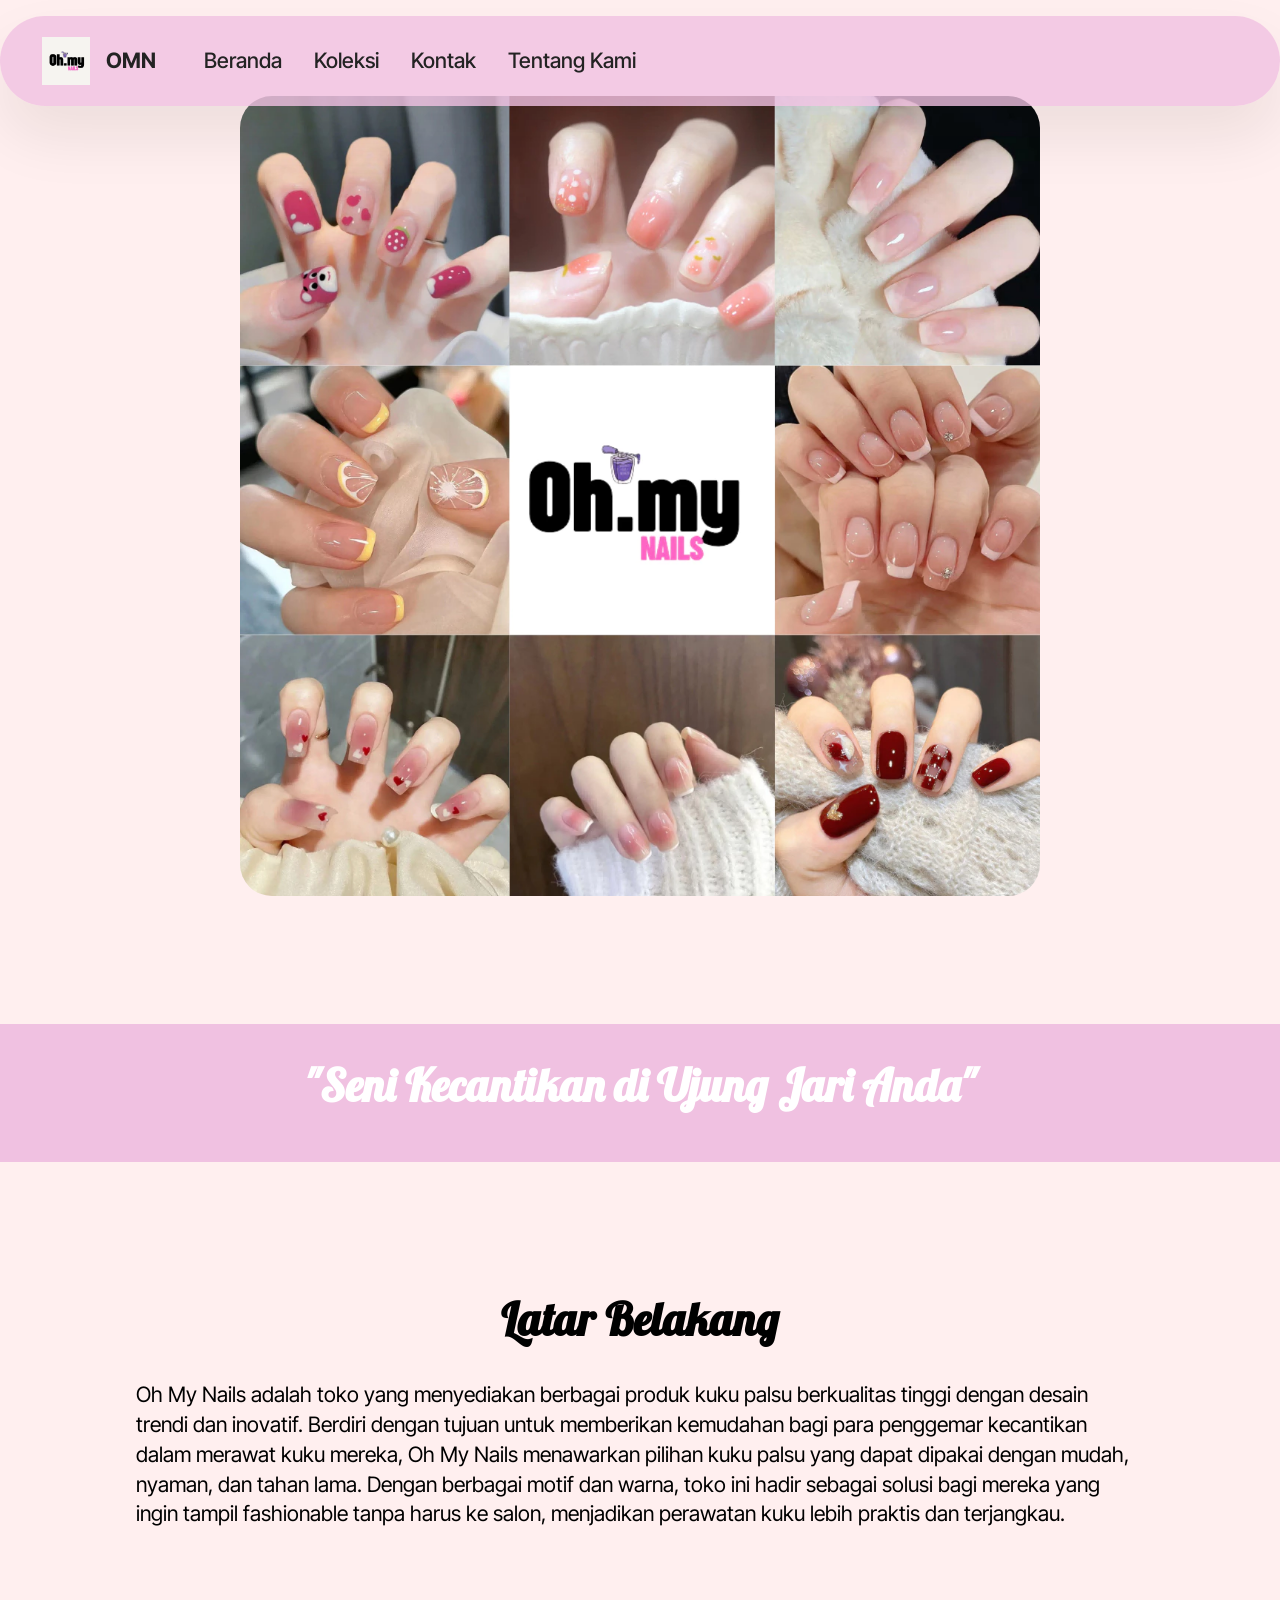
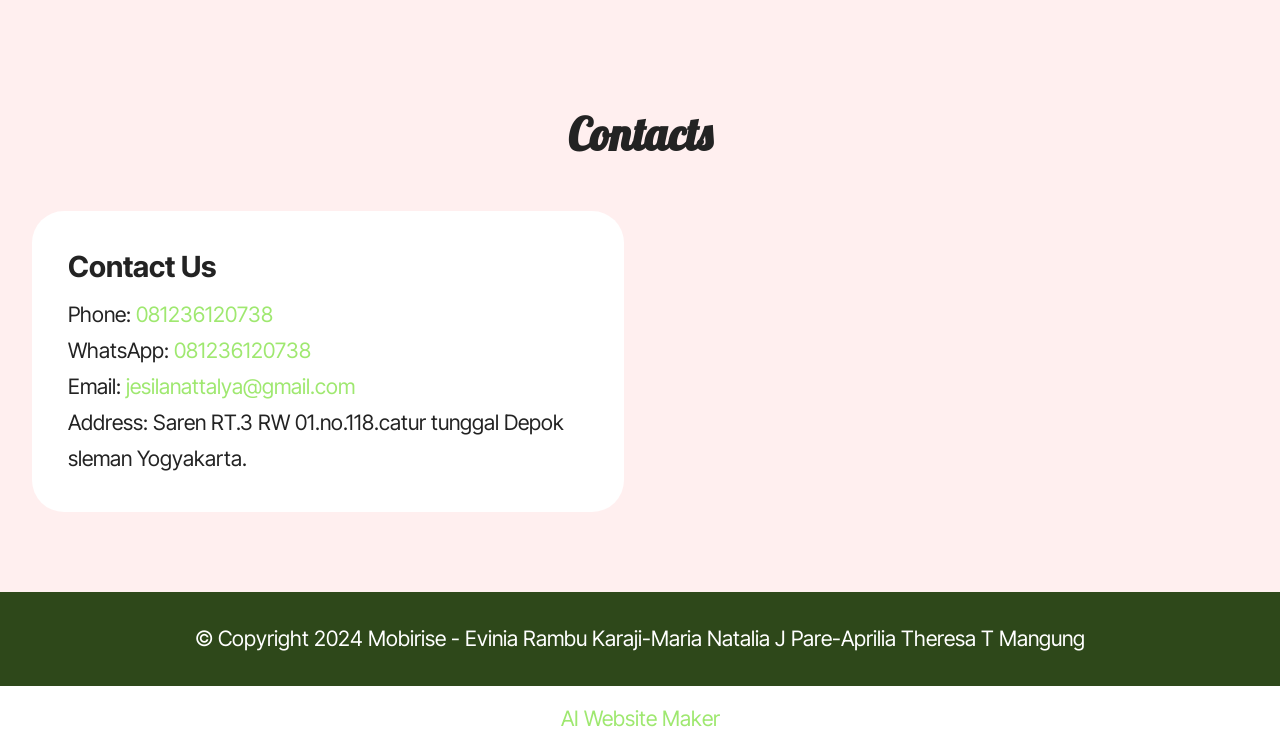
<file: index.html>
<!DOCTYPE html>
<html  >
<head>
  <!-- Site made with Mobirise Website Builder v5.9.17, https://mobirise.com -->
  <meta charset="UTF-8">
  <meta http-equiv="X-UA-Compatible" content="IE=edge">
  <meta name="generator" content="Mobirise v5.9.17, mobirise.com">
  <meta name="viewport" content="width=device-width, initial-scale=1, minimum-scale=1">
  <link rel="shortcut icon" href="assets/images/logo.webp" type="image/x-icon">
  <meta name="description" content="">
  
  
  <title>Home</title>
  <link rel="stylesheet" href="assets/web/assets/mobirise-icons2/mobirise2.css">
  <link rel="stylesheet" href="assets/bootstrap/css/bootstrap.min.css">
  <link rel="stylesheet" href="assets/bootstrap/css/bootstrap-grid.min.css">
  <link rel="stylesheet" href="assets/bootstrap/css/bootstrap-reboot.min.css">
  <link rel="stylesheet" href="assets/dropdown/css/style.css">
  <link rel="stylesheet" href="assets/theme/css/style.css">
  <link rel="preload" href="https://fonts.googleapis.com/css?family=Inter+Tight:100,200,300,400,500,600,700,800,900,100i,200i,300i,400i,500i,600i,700i,800i,900i&display=swap" as="style" onload="this.onload=null;this.rel='stylesheet'">
  <noscript><link rel="stylesheet" href="https://fonts.googleapis.com/css?family=Inter+Tight:100,200,300,400,500,600,700,800,900,100i,200i,300i,400i,500i,600i,700i,800i,900i&display=swap"></noscript>
  <link rel="preload" href="https://fonts.googleapis.com/css?family=Lobster:400&display=swap" as="style" onload="this.onload=null;this.rel='stylesheet'">
  <noscript><link rel="stylesheet" href="https://fonts.googleapis.com/css?family=Lobster:400&display=swap"></noscript>
  <link rel="preload" as="style" href="assets/mobirise/css/mbr-additional.css?v=JPNI8K"><link rel="stylesheet" href="assets/mobirise/css/mbr-additional.css?v=JPNI8K" type="text/css">

  
  
  
</head>
<body>
  
  <section data-bs-version="5.1" class="menu menu1 cid-uux2gbckyw" once="menu" id="menu01-c">
	

	<nav class="navbar navbar-dropdown navbar-fixed-top navbar-expand-lg">
		<div class="container">
			<div class="navbar-brand">
				<span class="navbar-logo">
					<a href="https://mobiri.se">
						<img src="assets/images/logo.webp" alt="Mobirise Website Builder" style="height: 3rem;">
					</a>
				</span>
				<span class="navbar-caption-wrap"><a class="navbar-caption text-black display-4" href="https://mobiri.se">OMN</a></span>
			</div>
			<button class="navbar-toggler" type="button" data-toggle="collapse" data-bs-toggle="collapse" data-target="#navbarSupportedContent" data-bs-target="#navbarSupportedContent" aria-controls="navbarNavAltMarkup" aria-expanded="false" aria-label="Toggle navigation">
				<div class="hamburger">
					<span></span>
					<span></span>
					<span></span>
					<span></span>
				</div>
			</button>
			<div class="collapse navbar-collapse" id="navbarSupportedContent">
				<ul class="navbar-nav nav-dropdown nav-right" data-app-modern-menu="true"><li class="nav-item">
						<a class="nav-link link text-black text-primary display-4" href="index.html">Beranda</a>
					</li>
					<li class="nav-item">
						<a class="nav-link link text-black text-primary display-4" href="page3.html" aria-expanded="false">Koleksi</a>
					</li><li class="nav-item"><a class="nav-link link text-black text-primary display-4" href="page2.html">Kontak</a></li><li class="nav-item"><a class="nav-link link text-black text-primary display-4" href="page4.html">Tentang Kami</a></li></ul>
				
				
			</div>
		</div>
	</nav>
</section>

<section data-bs-version="5.1" class="header12 cid-uuKOPhifCv" id="header12-j">
  
  

  <div class="text-center container">
    <div class="row mb-4 justify-content-center">
      <div class="col-12 col-md-8">
        <img class="w-100" src="assets/images/b.webp" alt="Mobirise Website Builder">
      </div>
    </div>
    <div class="row justify-content-center">
      <div class="col-md-12 content-head">
        
        
        
      </div>
    </div>
  </div>
</section>

<section data-bs-version="5.1" class="info1 cid-uvuWDWn4Gi" id="info1-w">
    

    
    
    <div class="align-center container">
        <div class="row justify-content-center">
            <div class="col-12 col-lg-8">
                <h3 class="mbr-section-title mb-4 mbr-fonts-style display-2"><strong>"Seni Kecantikan di Ujung Jari Anda"</strong></h3>
                
                
            </div>
        </div>
    </div>
</section>

<section data-bs-version="5.1" class="article12 cid-uy8APl6wZ2" id="article12-14">    
    
    <div class="container">
        <div class="row justify-content-center">
            <div class="col-md-12 col-lg-10">
                <h3 class="mbr-section-title mbr-fonts-style mb-4 mt-0 display-2">
                <strong>Latar Belakang</strong></h3>
                
                <p class="mbr-text mbr-fonts-style display-7">Oh My Nails adalah toko yang menyediakan berbagai produk kuku palsu berkualitas tinggi dengan desain trendi dan inovatif. Berdiri dengan tujuan untuk memberikan kemudahan bagi para penggemar kecantikan dalam merawat kuku mereka, Oh My Nails menawarkan pilihan kuku palsu yang dapat dipakai dengan mudah, nyaman, dan tahan lama. Dengan berbagai motif dan warna, toko ini hadir sebagai solusi bagi mereka yang ingin tampil fashionable tanpa harus ke salon, menjadikan perawatan kuku lebih praktis dan terjangkau.</p>
            </div>
        </div>
    </div>
</section>

<section data-bs-version="5.1" class="contacts02 map1 cid-uvuXHxWWLb" id="contacts02-y">

    

    
    <div class="container">
        <div class="row justify-content-center">
            <div class="col-12 content-head">
                <div class="mbr-section-head mb-5">
                    <h3 class="mbr-section-title mbr-fonts-style align-center mb-0 display-2">
                        <strong>Contacts</strong>
                    </h3>
                    
                </div>
            </div>
        </div>
        <div class="row justify-content-center">
            <div class="card col-12 col-md-12 col-lg-6">
                <div class="card-wrapper">
                    <div class="text-wrapper">
                        <h5 class="cardTitle mbr-fonts-style mb-2 display-5">
                            <strong>Contact Us</strong>
                        </h5>
                        <ul class="list mbr-fonts-style display-7">
                            <li class="mbr-text item-wrap">Phone: <a href="https://wa.me/088221800897" class="text-primary"></a><a href="tel:+6281236120738" class="text-primary">081236120738</a></li>
                            <li class="mbr-text item-wrap">WhatsApp: <a href="https://wa.me/6281236120738" class="text-primary">081236120738</a></li>
                            <li class="mbr-text item-wrap">Email: <a href="https://mail.google.com/mail/u/0/?tab=rm&ogbl#search/jesilanattalya%40gmail.com?compose=new" class="text-primary">jesilanattalya@gmail.com</a></li>
                            <li class="mbr-text item-wrap">Address: Saren RT.3 RW 01.no.118.catur tunggal Depok sleman Yogyakarta.</li>
                        </ul>
                    </div>
                </div>
            </div>
            <div class="map-wrapper col-md-12 col-lg-6">
                <div class="google-map"><iframe frameborder="0" style="border:0" src="https://www.google.com/maps/embed?pb=!1m18!1m12!1m3!1d126497.89005904463!2d110.34454001830056!3d-7.78356273898557!2m3!1f0!2f0!3f0!3m2!1i1024!2i768!4f13.1!3m3!1m2!1s0x2e7a593cae2ef52d%3A0xaa319c53b4e49931!2sKostSaren!5e0!3m2!1sid!2sid!4v1735836658223!5m2!1sid!2sid" allowfullscreen=""></iframe></div>
            </div>
        </div>
    </div>
</section>

<section data-bs-version="5.1" class="footer4 cid-uxpWPdZdg0" once="footers" id="footer04-13">

    

    

    <div class="container">
        <div class="media-container-row align-center mbr-white">
            <div class="col-12">
                <p class="mbr-text mb-0 mbr-fonts-style display-7">
                    © Copyright 2024 Mobirise - Evinia Rambu Karaji-Maria Natalia J Pare-Aprilia Theresa T Mangung</p>
            </div>
        </div>
    </div>
</section><section class="display-7" style="padding: 0;align-items: center;justify-content: center;flex-wrap: wrap;    align-content: center;display: flex;position: relative;height: 4rem;"><a href="https://mobiri.se/3119754" style="flex: 1 1;height: 4rem;position: absolute;width: 100%;z-index: 1;"><img alt="" style="height: 4rem;" src="[data-uri]"></a><p style="margin: 0;text-align: center;" class="display-7">&#8204;</p><a style="z-index:1" href="https://mobirise.com/builder/ai-website-maker.html">AI Website Maker</a></section><script src="assets/bootstrap/js/bootstrap.bundle.min.js"></script>  <script src="assets/smoothscroll/smooth-scroll.js"></script>  <script src="assets/ytplayer/index.js"></script>  <script src="assets/dropdown/js/navbar-dropdown.js"></script>  <script src="assets/theme/js/script.js"></script>  
  
  
</body>
</html>
</file>
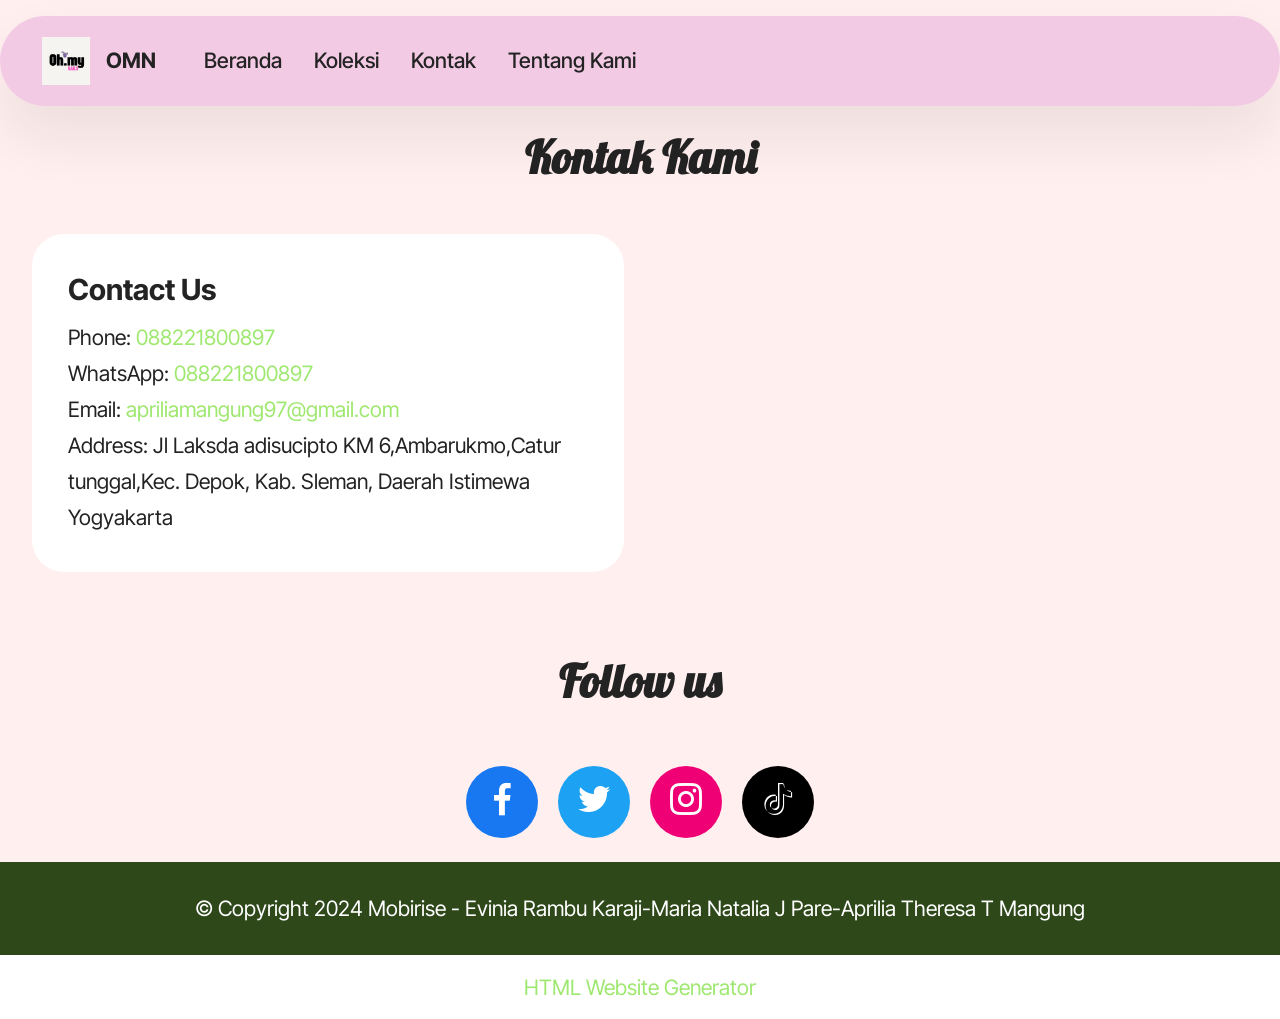
<file: page2.html>
<!DOCTYPE html>
<html  >
<head>
  <!-- Site made with Mobirise Website Builder v5.9.17, https://mobirise.com -->
  <meta charset="UTF-8">
  <meta http-equiv="X-UA-Compatible" content="IE=edge">
  <meta name="generator" content="Mobirise v5.9.17, mobirise.com">
  <meta name="viewport" content="width=device-width, initial-scale=1, minimum-scale=1">
  <link rel="shortcut icon" href="assets/images/logo.webp" type="image/x-icon">
  <meta name="description" content="">
  
  
  <title>Contact</title>
  <link rel="stylesheet" href="assets/web/assets/mobirise-icons2/mobirise2.css">
  <link rel="stylesheet" href="assets/bootstrap/css/bootstrap.min.css">
  <link rel="stylesheet" href="assets/bootstrap/css/bootstrap-grid.min.css">
  <link rel="stylesheet" href="assets/bootstrap/css/bootstrap-reboot.min.css">
  <link rel="stylesheet" href="assets/dropdown/css/style.css">
  <link rel="stylesheet" href="assets/socicon/css/styles.css">
  <link rel="stylesheet" href="assets/theme/css/style.css">
  <link rel="preload" href="https://fonts.googleapis.com/css?family=Inter+Tight:100,200,300,400,500,600,700,800,900,100i,200i,300i,400i,500i,600i,700i,800i,900i&display=swap" as="style" onload="this.onload=null;this.rel='stylesheet'">
  <noscript><link rel="stylesheet" href="https://fonts.googleapis.com/css?family=Inter+Tight:100,200,300,400,500,600,700,800,900,100i,200i,300i,400i,500i,600i,700i,800i,900i&display=swap"></noscript>
  <link rel="preload" href="https://fonts.googleapis.com/css?family=Lobster:400&display=swap" as="style" onload="this.onload=null;this.rel='stylesheet'">
  <noscript><link rel="stylesheet" href="https://fonts.googleapis.com/css?family=Lobster:400&display=swap"></noscript>
  <link rel="preload" as="style" href="assets/mobirise/css/mbr-additional.css?v=ENwutS"><link rel="stylesheet" href="assets/mobirise/css/mbr-additional.css?v=ENwutS" type="text/css">

  
  
  
</head>
<body>
  
  <section data-bs-version="5.1" class="menu menu1 cid-uux2gbckyw" once="menu" id="menu01-c">
	

	<nav class="navbar navbar-dropdown navbar-fixed-top navbar-expand-lg">
		<div class="container">
			<div class="navbar-brand">
				<span class="navbar-logo">
					<a href="https://mobiri.se">
						<img src="assets/images/logo.webp" alt="Mobirise Website Builder" style="height: 3rem;">
					</a>
				</span>
				<span class="navbar-caption-wrap"><a class="navbar-caption text-black display-4" href="https://mobiri.se">OMN</a></span>
			</div>
			<button class="navbar-toggler" type="button" data-toggle="collapse" data-bs-toggle="collapse" data-target="#navbarSupportedContent" data-bs-target="#navbarSupportedContent" aria-controls="navbarNavAltMarkup" aria-expanded="false" aria-label="Toggle navigation">
				<div class="hamburger">
					<span></span>
					<span></span>
					<span></span>
					<span></span>
				</div>
			</button>
			<div class="collapse navbar-collapse" id="navbarSupportedContent">
				<ul class="navbar-nav nav-dropdown nav-right" data-app-modern-menu="true"><li class="nav-item">
						<a class="nav-link link text-black text-primary display-4" href="index.html">Beranda</a>
					</li>
					<li class="nav-item">
						<a class="nav-link link text-black text-primary display-4" href="page3.html" aria-expanded="false">Koleksi</a>
					</li><li class="nav-item"><a class="nav-link link text-black text-primary display-4" href="page2.html">Kontak</a></li><li class="nav-item"><a class="nav-link link text-black text-primary display-4" href="page4.html">Tentang Kami</a></li></ul>
				
				
			</div>
		</div>
	</nav>
</section>

<section data-bs-version="5.1" class="contacts02 map1 cid-uvuPgczTxU" id="contacts02-t">

    

    
    <div class="container">
        <div class="row justify-content-center">
            <div class="col-12 content-head">
                <div class="mbr-section-head mb-5">
                    <h3 class="mbr-section-title mbr-fonts-style align-center mb-0 display-2">
                        <strong>Kontak Kami</strong></h3>
                    
                </div>
            </div>
        </div>
        <div class="row justify-content-center">
            <div class="card col-12 col-md-12 col-lg-6">
                <div class="card-wrapper">
                    <div class="text-wrapper">
                        <h5 class="cardTitle mbr-fonts-style mb-2 display-5">
                            <strong>Contact Us</strong>
                        </h5>
                        <ul class="list mbr-fonts-style display-7">
                            <li class="mbr-text item-wrap">Phone: <a href="https://wa.me/088221800897" class="text-primary"></a><a href="tel:088221800897" class="text-primary">088221800897</a></li>
                            <li class="mbr-text item-wrap">WhatsApp: <a href="https://wa.me/088221800897" class="text-primary">088221800897</a></li>
                            <li class="mbr-text item-wrap">Email: <a href="mailto:apriliamangung97@gmail.com" class="text-primary"></a><a href="mailto:apriliamangung97@gmail.com" class="text-primary"></a><a href="mailto:apriliamangung97@gmail.com" class="text-primary"></a><a href="mailto:apriliamangung97@gmail.com" class="text-primary"></a><a href="https://mail.google.com/mail/u/0/?tab=rm&ogbl#search/apriliamangung97%40gmail.com" class="text-primary"></a><a href="https://mail.google.com/mail/u/0/?tab=rm&ogbl#search/apriliamangung97%40gmail.com?compose=new" class="text-primary">apriliamangung97@gmail.com</a></li>
                            <li class="mbr-text item-wrap">Address: Jl Laksda adisucipto KM 6,Ambarukmo,Catur tunggal,Kec. Depok, Kab. Sleman, Daerah Istimewa Yogyakarta</li>
                        </ul>
                    </div>
                </div>
            </div>
            <div class="map-wrapper col-md-12 col-lg-6">
                <div class="google-map"><iframe frameborder="0" style="border:0" src="https://www.google.com/maps/embed?pb=!1m18!1m12!1m3!1d3953.075944173939!2d110.40406807358019!3d-7.781772677209106!2m3!1f0!2f0!3f0!3m2!1i1024!2i768!4f13.1!3m3!1m2!1s0x2e7a59e820a14a41%3A0x8c106f47a000fea9!2sUnriyo!5e0!3m2!1sid!2sid!4v1732863661189!5m2!1sid!2sid" allowfullscreen=""></iframe></div>
            </div>
        </div>
    </div>
</section>

<section data-bs-version="5.1" class="social4 cid-uvuPw0WzXo" id="social04-v">
    
    
    

    <div class="container">
        <div class="media-container-row">
            <div class="col-12">
                <h3 class="mbr-section-title align-center mb-5 mbr-fonts-style display-2">
                    <strong>Follow us</strong>
                </h3>
                <div class="social-list align-center">
                    <a class="iconfont-wrapper bg-facebook m-2 " target="_blank" href="https://mobiri.se">
                        <span class="socicon-facebook socicon"></span>
                    </a>
                    <a class="iconfont-wrapper bg-twitter m-2" href="https://mobiri.se" target="_blank">
                        <span class="socicon-twitter socicon"></span>
                    </a>
                    <a class="iconfont-wrapper bg-instagram m-2" href="https://mobiri.se" target="_blank">
                        <span class="socicon-instagram socicon"></span>
                    </a>
                    
                    
                    
                    
                    
                    <a class="iconfont-wrapper bg-tiktok m-2" href="https://mobiri.se" target="_blank">
                        <span class="socicon-tiktok socicon"></span>
                    </a>
                    
                    
                </div>
            </div>
        </div>
    </div>
</section>

<section data-bs-version="5.1" class="footer4 cid-uxpWPdZdg0" once="footers" id="footer04-13">

    

    

    <div class="container">
        <div class="media-container-row align-center mbr-white">
            <div class="col-12">
                <p class="mbr-text mb-0 mbr-fonts-style display-7">
                    © Copyright 2024 Mobirise - Evinia Rambu Karaji-Maria Natalia J Pare-Aprilia Theresa T Mangung</p>
            </div>
        </div>
    </div>
</section><section class="display-7" style="padding: 0;align-items: center;justify-content: center;flex-wrap: wrap;    align-content: center;display: flex;position: relative;height: 4rem;"><a href="https://mobiri.se/3119754" style="flex: 1 1;height: 4rem;position: absolute;width: 100%;z-index: 1;"><img alt="" style="height: 4rem;" src="[data-uri]"></a><p style="margin: 0;text-align: center;" class="display-7">&#8204;</p><a style="z-index:1" href="https://mobirise.com/html-builder.html">HTML Website Generator</a></section><script src="assets/bootstrap/js/bootstrap.bundle.min.js"></script>  <script src="assets/smoothscroll/smooth-scroll.js"></script>  <script src="assets/ytplayer/index.js"></script>  <script src="assets/dropdown/js/navbar-dropdown.js"></script>  <script src="assets/theme/js/script.js"></script>  
  
  
</body>
</html>
</file>
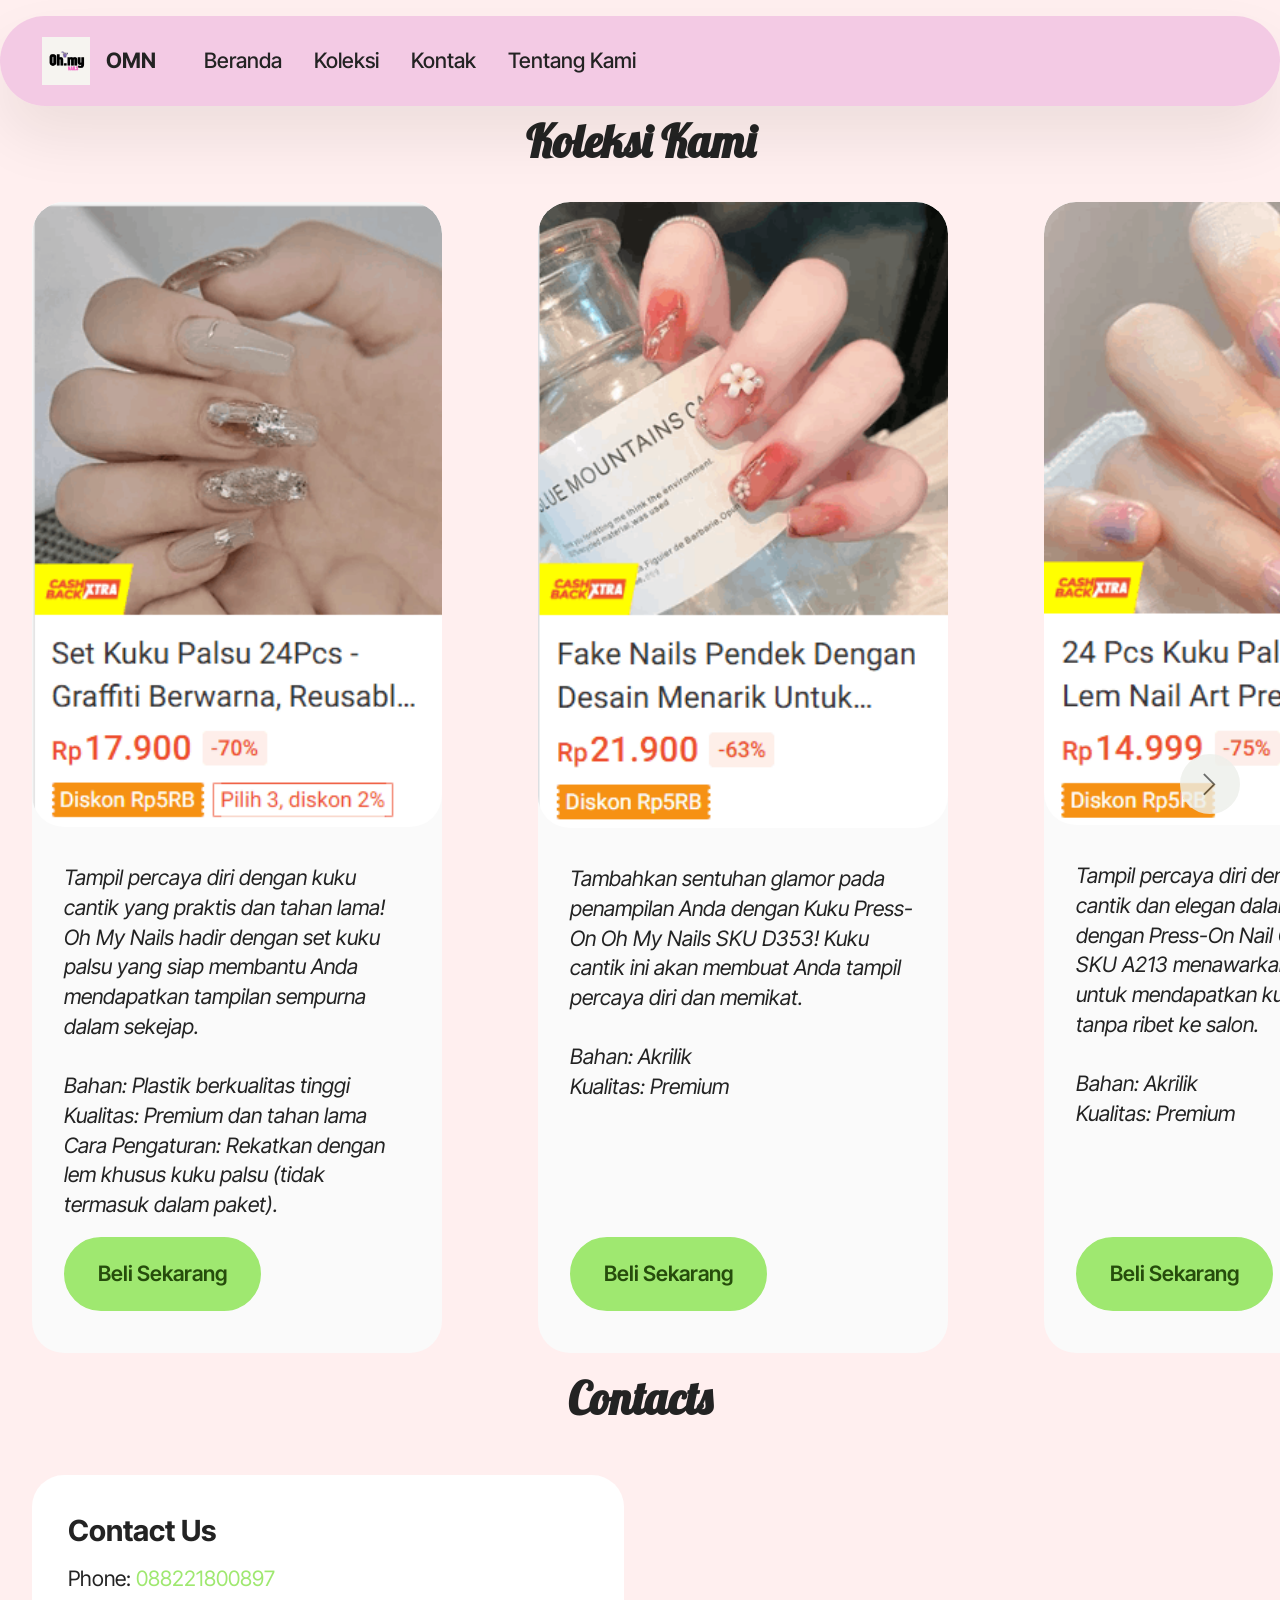
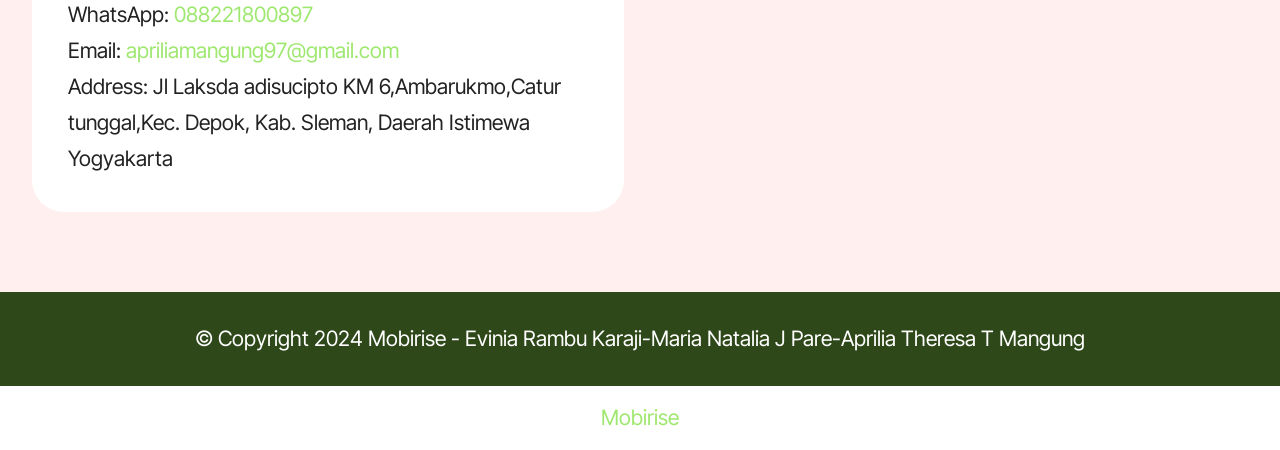
<file: page3.html>
<!DOCTYPE html>
<html  >
<head>
  <!-- Site made with Mobirise Website Builder v5.9.17, https://mobirise.com -->
  <meta charset="UTF-8">
  <meta http-equiv="X-UA-Compatible" content="IE=edge">
  <meta name="generator" content="Mobirise v5.9.17, mobirise.com">
  <meta name="viewport" content="width=device-width, initial-scale=1, minimum-scale=1">
  <link rel="shortcut icon" href="assets/images/logo.webp" type="image/x-icon">
  <meta name="description" content="">
  
  
  <title>Koleksi</title>
  <link rel="stylesheet" href="assets/web/assets/mobirise-icons2/mobirise2.css">
  <link rel="stylesheet" href="assets/bootstrap/css/bootstrap.min.css">
  <link rel="stylesheet" href="assets/bootstrap/css/bootstrap-grid.min.css">
  <link rel="stylesheet" href="assets/bootstrap/css/bootstrap-reboot.min.css">
  <link rel="stylesheet" href="assets/dropdown/css/style.css">
  <link rel="stylesheet" href="assets/theme/css/style.css">
  <link rel="preload" href="https://fonts.googleapis.com/css?family=Inter+Tight:100,200,300,400,500,600,700,800,900,100i,200i,300i,400i,500i,600i,700i,800i,900i&display=swap" as="style" onload="this.onload=null;this.rel='stylesheet'">
  <noscript><link rel="stylesheet" href="https://fonts.googleapis.com/css?family=Inter+Tight:100,200,300,400,500,600,700,800,900,100i,200i,300i,400i,500i,600i,700i,800i,900i&display=swap"></noscript>
  <link rel="preload" href="https://fonts.googleapis.com/css?family=Lobster:400&display=swap" as="style" onload="this.onload=null;this.rel='stylesheet'">
  <noscript><link rel="stylesheet" href="https://fonts.googleapis.com/css?family=Lobster:400&display=swap"></noscript>
  <link rel="preload" as="style" href="assets/mobirise/css/mbr-additional.css?v=l8j2At"><link rel="stylesheet" href="assets/mobirise/css/mbr-additional.css?v=l8j2At" type="text/css">

  
  
  
</head>
<body>
  
  <section data-bs-version="5.1" class="menu menu1 cid-uux2gbckyw" once="menu" id="menu01-c">
	

	<nav class="navbar navbar-dropdown navbar-fixed-top navbar-expand-lg">
		<div class="container">
			<div class="navbar-brand">
				<span class="navbar-logo">
					<a href="https://mobiri.se">
						<img src="assets/images/logo.webp" alt="Mobirise Website Builder" style="height: 3rem;">
					</a>
				</span>
				<span class="navbar-caption-wrap"><a class="navbar-caption text-black display-4" href="https://mobiri.se">OMN</a></span>
			</div>
			<button class="navbar-toggler" type="button" data-toggle="collapse" data-bs-toggle="collapse" data-target="#navbarSupportedContent" data-bs-target="#navbarSupportedContent" aria-controls="navbarNavAltMarkup" aria-expanded="false" aria-label="Toggle navigation">
				<div class="hamburger">
					<span></span>
					<span></span>
					<span></span>
					<span></span>
				</div>
			</button>
			<div class="collapse navbar-collapse" id="navbarSupportedContent">
				<ul class="navbar-nav nav-dropdown nav-right" data-app-modern-menu="true"><li class="nav-item">
						<a class="nav-link link text-black text-primary display-4" href="index.html">Beranda</a>
					</li>
					<li class="nav-item">
						<a class="nav-link link text-black text-primary display-4" href="page3.html" aria-expanded="false">Koleksi</a>
					</li><li class="nav-item"><a class="nav-link link text-black text-primary display-4" href="page2.html">Kontak</a></li><li class="nav-item"><a class="nav-link link text-black text-primary display-4" href="page4.html">Tentang Kami</a></li></ul>
				
				
			</div>
		</div>
	</nav>
</section>

<section data-bs-version="5.1" class="slider4 mbr-embla cid-uuKSw3BReR" id="slider4-q">
    
    
    <div class="position-relative text-center">
        <div class="mbr-section-head">
            <h4 class="mbr-section-title mbr-fonts-style align-center mb-0 display-2">
                <strong>Koleksi Kami</strong></h4>
            
        </div>
        <div class="embla mt-4" data-skip-snaps="true" data-align="center" data-contain-scroll="trimSnaps" data-auto-play-interval="5" data-draggable="true">
            <div class="embla__viewport container-fluid">
                <div class="embla__container">
                    <div class="embla__slide slider-image item" style="margin-left: 3rem; margin-right: 3rem;">
                        <div class="slide-content">
                            <div class="item-wrapper">
                                <div class="item-img">
                                    <img src="assets/images/r-286x436.png" alt="Mobirise Website Builder" data-slide-to="0" data-bs-slide-to="0">
                                </div>
                            </div>
                            <div class="item-content">
                                
                                <h6 class="item-subtitle mbr-fonts-style mt-1 display-7"><em>Tampil percaya diri dengan kuku cantik yang praktis dan tahan lama! Oh My Nails hadir dengan set kuku palsu yang siap membantu Anda mendapatkan tampilan sempurna dalam sekejap.</em><br><br><em>Bahan: Plastik berkualitas tinggi
</em><div><em>Kualitas: Premium dan tahan lama
</em></div><div><em>Cara Pengaturan: Rekatkan dengan lem khusus kuku palsu (tidak termasuk dalam paket).</em></div></h6>
                                
                            </div>
                            <div class="mbr-section-btn item-footer mt-2"><a href="https://shopee.co.id/Set-Kuku-Palsu-24Pcs-Graffiti-Berwarna-Reusable-DIY-Fashionable-i.1380220843.26364382494?sp_atk=da25d766-56b8-4bd7-8225-44abb48727d0" class="btn btn-primary item-btn display-7" target="_blank">Beli Sekarang</a></div>
                        </div>
                    </div>
                    <div class="embla__slide slider-image item" style="margin-left: 3rem; margin-right: 3rem;">
                        <div class="slide-content">
                            <div class="item-wrapper">
                                <div class="item-img">
                                    <img src="assets/images/q-283x432.png" alt="Mobirise Website Builder" data-slide-to="1" data-bs-slide-to="1">
                                </div>
                            </div>
                            <div class="item-content">
                                
                                <h6 class="item-subtitle mbr-fonts-style mt-1 display-7"><em>Tambahkan sentuhan glamor pada penampilan Anda dengan Kuku Press-On Oh My Nails SKU D353! Kuku cantik ini akan membuat Anda tampil percaya diri dan memikat.</em><br><br><em>Bahan: Akrilik
</em><div><em>Kualitas: Premium</em></div></h6>
                                
                            </div>
                            <div class="mbr-section-btn item-footer mt-2"><a href="https://shopee.co.id/Fake-Nails-Pendek-Dengan-Desain-Menarik-Untuk-Tampilan-Elegan-i.1380220843.26614278404?sp_atk=a7aa6d22-5303-42c3-95e5-c3c2958a5764" class="btn btn-primary item-btn display-7" target="_blank">Beli Sekarang</a></div>
                        </div>
                    </div>
                    <div class="embla__slide slider-image item" style="margin-left: 3rem; margin-right: 3rem;">
                        <div class="slide-content">
                            <div class="item-wrapper">
                                <div class="item-img">
                                    <img src="assets/images/p-283x430.png" alt="Mobirise Website Builder" data-slide-to="2" data-bs-slide-to="2">
                                </div>
                            </div>
                            <div class="item-content">
                                
                                <h6 class="item-subtitle mbr-fonts-style mt-1 display-7"><em>Tampil percaya diri dengan kuku cantik dan elegan dalam sekejap dengan Press-On Nail Oh My Nails! SKU A213 menawarkan solusi praktis untuk mendapatkan kuku impian tanpa ribet ke salon.
</em><div><br></div><div><em>Bahan: Akrilik
</em></div><div><em>Kualitas: Premium</em></div></h6>
                                
                            </div>
                            <div class="mbr-section-btn item-footer mt-2"><a href="https://shopee.co.id/24-Pcs-Kuku-Palsu-FREE-Lem-Nail-Art-Press-On-Nails-Kuku-Palsu-Fake-Nails-Nail-Art-Lem-Kuku-Palsu-i.1380220843.28464268359?sp_atk=28deb464-d708-4cfd-92d7-e90aa34363cd" class="btn btn-primary item-btn display-7" target="_blank">Beli Sekarang</a></div>
                        </div>
                    </div>
                    <div class="embla__slide slider-image item" style="margin-left: 3rem; margin-right: 3rem;">
                        <div class="slide-content">
                            <div class="item-wrapper">
                                <div class="item-img">
                                    <img src="assets/images/o-292x436.png" alt="Mobirise Website Builder" data-slide-to="3" data-bs-slide-to="3">
                                </div>
                            </div>
                            <div class="item-content">
                                
                                <h6 class="item-subtitle mbr-fonts-style mt-1 display-7"><em>Oh My Nails hadir dengan koleksi press-on nail terbaru yang siap membuat penampilanmu semakin memukau!
</em><div><em><br></em></div><div><em>Bahan: Akrilik
</em></div><div><em>Kualitas: Premium</em></div></h6>
                                
                            </div>
                            <div class="mbr-section-btn item-footer mt-2"><a href="https://shopee.co.id/24Pcs-Kuku-Palsu-Fake-Nail-Kuku-Palsu-Aesthetic-Murah-Import-i.1380220843.27514274353?sp_atk=55823b85-a68e-42e8-a402-42104841aa52" class="btn btn-primary item-btn display-7" target="_blank">Beli Sekarang</a></div>
                        </div>
                    </div><div class="embla__slide slider-image item" style="margin-left: 3rem; margin-right: 3rem;">
                        <div class="slide-content">
                            <div class="item-wrapper">
                                <div class="item-img">
                                    <img src="assets/images/m-283x429.png" alt="Mobirise Website Builder" data-slide-to="5" data-bs-slide-to="5">
                                </div>
                            </div>
                            <div class="item-content">
                                
                                <h6 class="item-subtitle mbr-fonts-style mt-1 display-7"><em><br></em>Oh My Nails hadir dengan koleksi press-on nail terbaru yang siap membuat penampilanmu semakin memukau!<br><br><em>Bahan: Akrilik
</em><div><em>Kualitas: Premium</em></div></h6>
                                
                            </div>
                            <div class="mbr-section-btn item-footer mt-2"><a href="https://shopee.co.id/3D-Kuku-Palsu-24pcs-(FREE-LEM)Set-Instant-Nail-Art-Fake-Nails-Bridal-Wedding-24-pcs-Kuku-Palsu-3D-i.1380220843.28414603546?sp_atk=6e03e561-cbbb-4e13-98df-93a0f65a4515" class="btn btn-primary item-btn display-7" target="_blank">Beli Sekarang</a></div>
                        </div>
                    </div>
                </div>
            </div>
            <button class="embla__button embla__button--prev">
                <span class="mobi-mbri mobi-mbri-arrow-prev mbr-iconfont" aria-hidden="true"></span>
                <span class="sr-only visually-hidden visually-hidden">Previous</span>
            </button>
            <button class="embla__button embla__button--next">
                <span class="mobi-mbri mobi-mbri-arrow-next mbr-iconfont" aria-hidden="true"></span>
                <span class="sr-only visually-hidden visually-hidden">Next</span>
            </button>
        </div>
    </div>
</section>

<section data-bs-version="5.1" class="contacts02 map1 cid-uvuYYhdxt2" id="contacts02-z">

    

    
    <div class="container">
        <div class="row justify-content-center">
            <div class="col-12 content-head">
                <div class="mbr-section-head mb-5">
                    <h3 class="mbr-section-title mbr-fonts-style align-center mb-0 display-2">
                        <strong>Contacts</strong>
                    </h3>
                    
                </div>
            </div>
        </div>
        <div class="row justify-content-center">
            <div class="card col-12 col-md-12 col-lg-6">
                <div class="card-wrapper">
                    <div class="text-wrapper">
                        <h5 class="cardTitle mbr-fonts-style mb-2 display-5">
                            <strong>Contact Us</strong>
                        </h5>
                        <ul class="list mbr-fonts-style display-7">
                            <li class="mbr-text item-wrap">Phone: <a href="https://wa.me/088221800897" class="text-primary"></a><a href="tel:088221800897" class="text-primary">088221800897</a></li>
                            <li class="mbr-text item-wrap">WhatsApp: <a href="https://wa.me/088221800897" class="text-primary">088221800897</a></li>
                            <li class="mbr-text item-wrap">Email: <a href="mailto:apriliamangung97@gmail.com" class="text-primary"></a><a href="mailto:apriliamangung97@gmail.com" class="text-primary"></a><a href="mailto:apriliamangung97@gmail.com" class="text-primary"></a><a href="mailto:apriliamangung97@gmail.com" class="text-primary"></a><a href="https://mail.google.com/mail/u/0/?tab=rm&ogbl#search/apriliamangung97%40gmail.com" class="text-primary"></a><a href="https://mail.google.com/mail/u/0/?tab=rm&ogbl#search/apriliamangung97%40gmail.com?compose=new" class="text-primary">apriliamangung97@gmail.com</a></li>
                            <li class="mbr-text item-wrap">Address: Jl Laksda adisucipto KM 6,Ambarukmo,Catur tunggal,Kec. Depok, Kab. Sleman, Daerah Istimewa Yogyakarta</li>
                        </ul>
                    </div>
                </div>
            </div>
            <div class="map-wrapper col-md-12 col-lg-6">
                <div class="google-map"><iframe frameborder="0" style="border:0" src="https://www.google.com/maps/embed?pb=!1m18!1m12!1m3!1d3953.075944173939!2d110.40406807358019!3d-7.781772677209106!2m3!1f0!2f0!3f0!3m2!1i1024!2i768!4f13.1!3m3!1m2!1s0x2e7a59e820a14a41%3A0x8c106f47a000fea9!2sUnriyo!5e0!3m2!1sid!2sid!4v1732863661189!5m2!1sid!2sid" allowfullscreen=""></iframe></div>
            </div>
        </div>
    </div>
</section>

<section data-bs-version="5.1" class="footer4 cid-uxpWPdZdg0" once="footers" id="footer04-13">

    

    

    <div class="container">
        <div class="media-container-row align-center mbr-white">
            <div class="col-12">
                <p class="mbr-text mb-0 mbr-fonts-style display-7">
                    © Copyright 2024 Mobirise - Evinia Rambu Karaji-Maria Natalia J Pare-Aprilia Theresa T Mangung</p>
            </div>
        </div>
    </div>
</section><section class="display-7" style="padding: 0;align-items: center;justify-content: center;flex-wrap: wrap;    align-content: center;display: flex;position: relative;height: 4rem;"><a href="https://mobiri.se/3119754" style="flex: 1 1;height: 4rem;position: absolute;width: 100%;z-index: 1;"><img alt="" style="height: 4rem;" src="[data-uri]"></a><p style="margin: 0;text-align: center;" class="display-7">&#8204;</p><a style="z-index:1" href="https://mobirise.com">Mobirise </a></section><script src="assets/bootstrap/js/bootstrap.bundle.min.js"></script>  <script src="assets/smoothscroll/smooth-scroll.js"></script>  <script src="assets/ytplayer/index.js"></script>  <script src="assets/dropdown/js/navbar-dropdown.js"></script>  <script src="assets/embla/embla.min.js"></script>  <script src="assets/embla/script.js"></script>  <script src="assets/theme/js/script.js"></script>  
  
  
</body>
</html>
</file>
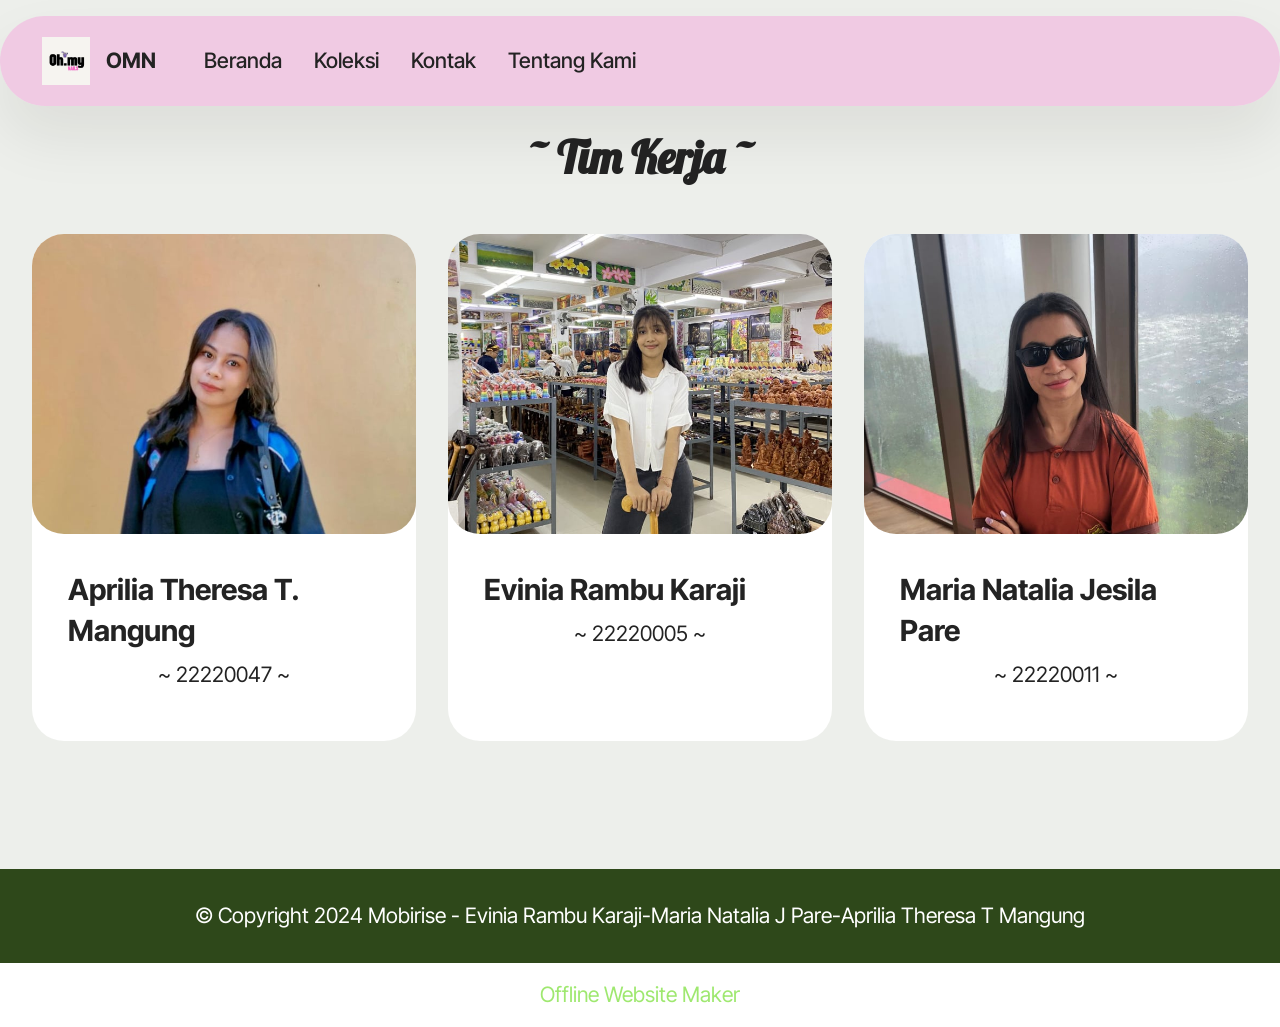
<file: page4.html>
<!DOCTYPE html>
<html  >
<head>
  <!-- Site made with Mobirise Website Builder v5.9.17, https://mobirise.com -->
  <meta charset="UTF-8">
  <meta http-equiv="X-UA-Compatible" content="IE=edge">
  <meta name="generator" content="Mobirise v5.9.17, mobirise.com">
  <meta name="viewport" content="width=device-width, initial-scale=1, minimum-scale=1">
  <link rel="shortcut icon" href="assets/images/logo.webp" type="image/x-icon">
  <meta name="description" content="">
  
  
  <title>About</title>
  <link rel="stylesheet" href="assets/web/assets/mobirise-icons2/mobirise2.css">
  <link rel="stylesheet" href="assets/bootstrap/css/bootstrap.min.css">
  <link rel="stylesheet" href="assets/bootstrap/css/bootstrap-grid.min.css">
  <link rel="stylesheet" href="assets/bootstrap/css/bootstrap-reboot.min.css">
  <link rel="stylesheet" href="assets/dropdown/css/style.css">
  <link rel="stylesheet" href="assets/theme/css/style.css">
  <link rel="preload" href="https://fonts.googleapis.com/css?family=Inter+Tight:100,200,300,400,500,600,700,800,900,100i,200i,300i,400i,500i,600i,700i,800i,900i&display=swap" as="style" onload="this.onload=null;this.rel='stylesheet'">
  <noscript><link rel="stylesheet" href="https://fonts.googleapis.com/css?family=Inter+Tight:100,200,300,400,500,600,700,800,900,100i,200i,300i,400i,500i,600i,700i,800i,900i&display=swap"></noscript>
  <link rel="preload" href="https://fonts.googleapis.com/css?family=Lobster:400&display=swap" as="style" onload="this.onload=null;this.rel='stylesheet'">
  <noscript><link rel="stylesheet" href="https://fonts.googleapis.com/css?family=Lobster:400&display=swap"></noscript>
  <link rel="preload" as="style" href="assets/mobirise/css/mbr-additional.css?v=BXnDPL"><link rel="stylesheet" href="assets/mobirise/css/mbr-additional.css?v=BXnDPL" type="text/css">

  
  
  
</head>
<body>
  
  <section data-bs-version="5.1" class="menu menu1 cid-uux2gbckyw" once="menu" id="menu01-10">
	

	<nav class="navbar navbar-dropdown navbar-fixed-top navbar-expand-lg">
		<div class="container">
			<div class="navbar-brand">
				<span class="navbar-logo">
					<a href="https://mobiri.se">
						<img src="assets/images/logo.webp" alt="Mobirise Website Builder" style="height: 3rem;">
					</a>
				</span>
				<span class="navbar-caption-wrap"><a class="navbar-caption text-black display-4" href="https://mobiri.se">OMN</a></span>
			</div>
			<button class="navbar-toggler" type="button" data-toggle="collapse" data-bs-toggle="collapse" data-target="#navbarSupportedContent" data-bs-target="#navbarSupportedContent" aria-controls="navbarNavAltMarkup" aria-expanded="false" aria-label="Toggle navigation">
				<div class="hamburger">
					<span></span>
					<span></span>
					<span></span>
					<span></span>
				</div>
			</button>
			<div class="collapse navbar-collapse" id="navbarSupportedContent">
				<ul class="navbar-nav nav-dropdown nav-right" data-app-modern-menu="true"><li class="nav-item">
						<a class="nav-link link text-black text-primary display-4" href="index.html">Beranda</a>
					</li>
					<li class="nav-item">
						<a class="nav-link link text-black text-primary display-4" href="page3.html" aria-expanded="false">Koleksi</a>
					</li><li class="nav-item"><a class="nav-link link text-black text-primary display-4" href="page2.html">Kontak</a></li><li class="nav-item"><a class="nav-link link text-black text-primary display-4" href="page4.html">Tentang Kami</a></li></ul>
				
				
			</div>
		</div>
	</nav>
</section>

<section data-bs-version="5.1" class="features6 start cid-uxpKvEOFih" id="features06-12">
	
	
	<div class="container">
		<div class="row justify-content-center">
			<div class="col-12 content-head">
				<div class="mbr-section-head mb-5">
					<h4 class="mbr-section-title mbr-fonts-style align-center mb-0 display-2"><strong>~ Tim Kerja ~</strong></h4>
					
					
				</div>
			</div>
		</div>
		<div class="row">
			<div class="item features-image col-12 col-md-6 col-lg-4">
				<div class="item-wrapper">
					<div class="item-img">
						<img src="assets/images/prilixx-712x906.jpg" alt="Mobirise Website Builder">
					</div>
					<div class="item-content">
						<h5 class="item-title mbr-fonts-style display-5">
							<strong>Aprilia Theresa T. Mangung</strong><strong><br></strong></h5>
						<p class="mbr-text mbr-fonts-style display-7">~ 22220047 ~</p>
						
					</div>
				</div>
			</div>
			<div class="item features-image col-12 col-md-6 col-lg-4">
				<div class="item-wrapper">
					<div class="item-img">
						<img src="assets/images/emtuss-712x949.jpg" alt="Mobirise Website Builder">
					</div>
					<div class="item-content">
						<h5 class="item-title mbr-fonts-style display-5">
							<strong>Evinia Rambu Karaji</strong></h5>
						<p class="mbr-text mbr-fonts-style display-7">~ 22220005 ~</p>
						
					</div>
				</div>
			</div>
			<div class="item features-image col-12 col-md-6 col-lg-4">
				<div class="item-wrapper">
					<div class="item-img">
						<img src="assets/images/natalya-712x949.jpg" alt="Mobirise Website Builder">
					</div>
					<div class="item-content">
						<h5 class="item-title mbr-fonts-style display-5">
							<strong>Maria Natalia Jesila Pare</strong></h5>
						<p class="mbr-text mbr-fonts-style display-7">~ 22220011 ~<br>
						</p>
						
					</div>
				</div>
			</div>
		</div>
	</div>
</section>

<section data-bs-version="5.1" class="footer4 cid-uxpWPdZdg0" once="footers" id="footer04-13">

    

    

    <div class="container">
        <div class="media-container-row align-center mbr-white">
            <div class="col-12">
                <p class="mbr-text mb-0 mbr-fonts-style display-7">
                    © Copyright 2024 Mobirise - Evinia Rambu Karaji-Maria Natalia J Pare-Aprilia Theresa T Mangung</p>
            </div>
        </div>
    </div>
</section><section class="display-7" style="padding: 0;align-items: center;justify-content: center;flex-wrap: wrap;    align-content: center;display: flex;position: relative;height: 4rem;"><a href="https://mobiri.se/3119754" style="flex: 1 1;height: 4rem;position: absolute;width: 100%;z-index: 1;"><img alt="" style="height: 4rem;" src="[data-uri]"></a><p style="margin: 0;text-align: center;" class="display-7">&#8204;</p><a style="z-index:1" href="https://mobirise.com/offline-website-builder.html">Offline Website Maker</a></section><script src="assets/bootstrap/js/bootstrap.bundle.min.js"></script>  <script src="assets/smoothscroll/smooth-scroll.js"></script>  <script src="assets/ytplayer/index.js"></script>  <script src="assets/dropdown/js/navbar-dropdown.js"></script>  <script src="assets/theme/js/script.js"></script>  
  
  
</body>
</html>
</file>
<file: assets/web/assets/mobirise-icons2/mobirise2.css>
@font-face {
  font-family: 'Moririse2';
  font-display: swap;
  src:  url('mobirise2.eot?f2bix4');
  src:  url('mobirise2.eot?f2bix4#iefix') format('embedded-opentype'),
    url('mobirise2.ttf?f2bix4') format('truetype'),
    url('mobirise2.woff?f2bix4') format('woff'),
    url('mobirise2.svg?f2bix4#mobirise2') format('svg');
  font-weight: normal;
  font-style: normal;
}

[class^="mobi-"], [class*=" mobi-"] {
  /* use !important to prevent issues with browser extensions that change fonts */
  font-family: 'Moririse2' !important;
  speak: none;
  font-style: normal;
  font-weight: normal;
  font-variant: normal;
  text-transform: none;
  line-height: 1;

  /* Better Font Rendering =========== */
  -webkit-font-smoothing: antialiased;
  -moz-osx-font-smoothing: grayscale;
}

.mobi-mbri-add-submenu:before {
  content: "\e900";
}
.mobi-mbri-alert:before {
  content: "\e901";
}
.mobi-mbri-align-center:before {
  content: "\e902";
}
.mobi-mbri-align-justify:before {
  content: "\e903";
}
.mobi-mbri-align-left:before {
  content: "\e904";
}
.mobi-mbri-align-right:before {
  content: "\e905";
}
.mobi-mbri-android:before {
  content: "\e906";
}
.mobi-mbri-apple:before {
  content: "\e907";
}
.mobi-mbri-arrow-down:before {
  content: "\e908";
}
.mobi-mbri-arrow-next:before {
  content: "\e909";
}
.mobi-mbri-arrow-prev:before {
  content: "\e90a";
}
.mobi-mbri-arrow-up:before {
  content: "\e90b";
}
.mobi-mbri-bold:before {
  content: "\e90c";
}
.mobi-mbri-bookmark:before {
  content: "\e90d";
}
.mobi-mbri-bootstrap:before {
  content: "\e90e";
}
.mobi-mbri-briefcase:before {
  content: "\e90f";
}
.mobi-mbri-browse:before {
  content: "\e910";
}
.mobi-mbri-bulleted-list:before {
  content: "\e911";
}
.mobi-mbri-calendar:before {
  content: "\e912";
}
.mobi-mbri-camera:before {
  content: "\e913";
}
.mobi-mbri-cart-add:before {
  content: "\e914";
}
.mobi-mbri-cart-full:before {
  content: "\e915";
}
.mobi-mbri-cash:before {
  content: "\e916";
}
.mobi-mbri-change-style:before {
  content: "\e917";
}
.mobi-mbri-chat:before {
  content: "\e918";
}
.mobi-mbri-clock:before {
  content: "\e919";
}
.mobi-mbri-close:before {
  content: "\e91a";
}
.mobi-mbri-cloud:before {
  content: "\e91b";
}
.mobi-mbri-code:before {
  content: "\e91c";
}
.mobi-mbri-contact-form:before {
  content: "\e91d";
}
.mobi-mbri-credit-card:before {
  content: "\e91e";
}
.mobi-mbri-cursor-click:before {
  content: "\e91f";
}
.mobi-mbri-cust-feedback:before {
  content: "\e920";
}
.mobi-mbri-database:before {
  content: "\e921";
}
.mobi-mbri-delivery:before {
  content: "\e922";
}
.mobi-mbri-desktop:before {
  content: "\e923";
}
.mobi-mbri-devices:before {
  content: "\e924";
}
.mobi-mbri-down:before {
  content: "\e925";
}
.mobi-mbri-download-2:before {
  content: "\e926";
}
.mobi-mbri-download:before {
  content: "\e927";
}
.mobi-mbri-drag-n-drop-2:before {
  content: "\e928";
}
.mobi-mbri-drag-n-drop:before {
  content: "\e929";
}
.mobi-mbri-edit-2:before {
  content: "\e92a";
}
.mobi-mbri-edit:before {
  content: "\e92b";
}
.mobi-mbri-error:before {
  content: "\e92c";
}
.mobi-mbri-extension:before {
  content: "\e92d";
}
.mobi-mbri-features:before {
  content: "\e92e";
}
.mobi-mbri-file:before {
  content: "\e92f";
}
.mobi-mbri-flag:before {
  content: "\e930";
}
.mobi-mbri-folder:before {
  content: "\e931";
}
.mobi-mbri-gift:before {
  content: "\e932";
}
.mobi-mbri-github:before {
  content: "\e933";
}
.mobi-mbri-globe-2:before {
  content: "\e934";
}
.mobi-mbri-globe:before {
  content: "\e935";
}
.mobi-mbri-growing-chart:before {
  content: "\e936";
}
.mobi-mbri-hearth:before {
  content: "\e937";
}
.mobi-mbri-help:before {
  content: "\e938";
}
.mobi-mbri-home:before {
  content: "\e939";
}
.mobi-mbri-hot-cup:before {
  content: "\e93a";
}
.mobi-mbri-idea:before {
  content: "\e93b";
}
.mobi-mbri-image-gallery:before {
  content: "\e93c";
}
.mobi-mbri-image-slider:before {
  content: "\e93d";
}
.mobi-mbri-info:before {
  content: "\e93e";
}
.mobi-mbri-italic:before {
  content: "\e93f";
}
.mobi-mbri-key:before {
  content: "\e940";
}
.mobi-mbri-laptop:before {
  content: "\e941";
}
.mobi-mbri-layers:before {
  content: "\e942";
}
.mobi-mbri-left-right:before {
  content: "\e943";
}
.mobi-mbri-left:before {
  content: "\e944";
}
.mobi-mbri-letter:before {
  content: "\e945";
}
.mobi-mbri-like:before {
  content: "\e946";
}
.mobi-mbri-link:before {
  content: "\e947";
}
.mobi-mbri-lock:before {
  content: "\e948";
}
.mobi-mbri-login:before {
  content: "\e949";
}
.mobi-mbri-logout:before {
  content: "\e94a";
}
.mobi-mbri-magic-stick:before {
  content: "\e94b";
}
.mobi-mbri-map-pin:before {
  content: "\e94c";
}
.mobi-mbri-menu:before {
  content: "\e94d";
}
.mobi-mbri-mobile-2:before {
  content: "\e94e";
}
.mobi-mbri-mobile-horizontal:before {
  content: "\e94f";
}
.mobi-mbri-mobile:before {
  content: "\e950";
}
.mobi-mbri-mobirise:before {
  content: "\e951";
}
.mobi-mbri-more-horizontal:before {
  content: "\e952";
}
.mobi-mbri-more-vertical:before {
  content: "\e953";
}
.mobi-mbri-music:before {
  content: "\e954";
}
.mobi-mbri-new-file:before {
  content: "\e955";
}
.mobi-mbri-numbered-list:before {
  content: "\e956";
}
.mobi-mbri-opened-folder:before {
  content: "\e957";
}
.mobi-mbri-pages:before {
  content: "\e958";
}
.mobi-mbri-paper-plane:before {
  content: "\e959";
}
.mobi-mbri-paperclip:before {
  content: "\e95a";
}
.mobi-mbri-phone:before {
  content: "\e95b";
}
.mobi-mbri-photo:before {
  content: "\e95c";
}
.mobi-mbri-photos:before {
  content: "\e95d";
}
.mobi-mbri-pin:before {
  content: "\e95e";
}
.mobi-mbri-play:before {
  content: "\e95f";
}
.mobi-mbri-plus:before {
  content: "\e960";
}
.mobi-mbri-preview:before {
  content: "\e961";
}
.mobi-mbri-print:before {
  content: "\e962";
}
.mobi-mbri-protect:before {
  content: "\e963";
}
.mobi-mbri-question:before {
  content: "\e964";
}
.mobi-mbri-quote-left:before {
  content: "\e965";
}
.mobi-mbri-quote-right:before {
  content: "\e966";
}
.mobi-mbri-redo:before {
  content: "\e967";
}
.mobi-mbri-refresh:before {
  content: "\e968";
}
.mobi-mbri-responsive-2:before {
  content: "\e969";
}
.mobi-mbri-responsive:before {
  content: "\e96a";
}
.mobi-mbri-right:before {
  content: "\e96b";
}
.mobi-mbri-rocket:before {
  content: "\e96c";
}
.mobi-mbri-sad-face:before {
  content: "\e96d";
}
.mobi-mbri-sale:before {
  content: "\e96e";
}
.mobi-mbri-save:before {
  content: "\e96f";
}
.mobi-mbri-search:before {
  content: "\e970";
}
.mobi-mbri-setting-2:before {
  content: "\e971";
}
.mobi-mbri-setting-3:before {
  content: "\e972";
}
.mobi-mbri-setting:before {
  content: "\e973";
}
.mobi-mbri-share:before {
  content: "\e974";
}
.mobi-mbri-shopping-bag:before {
  content: "\e975";
}
.mobi-mbri-shopping-basket:before {
  content: "\e976";
}
.mobi-mbri-shopping-cart:before {
  content: "\e977";
}
.mobi-mbri-sites:before {
  content: "\e978";
}
.mobi-mbri-smile-face:before {
  content: "\e979";
}
.mobi-mbri-speed:before {
  content: "\e97a";
}
.mobi-mbri-star:before {
  content: "\e97b";
}
.mobi-mbri-success:before {
  content: "\e97c";
}
.mobi-mbri-sun:before {
  content: "\e97d";
}
.mobi-mbri-sun2:before {
  content: "\e97e";
}
.mobi-mbri-tablet-vertical:before {
  content: "\e97f";
}
.mobi-mbri-tablet:before {
  content: "\e980";
}
.mobi-mbri-target:before {
  content: "\e981";
}
.mobi-mbri-timer:before {
  content: "\e982";
}
.mobi-mbri-to-ftp:before {
  content: "\e983";
}
.mobi-mbri-to-local-drive:before {
  content: "\e984";
}
.mobi-mbri-touch-swipe:before {
  content: "\e985";
}
.mobi-mbri-touch:before {
  content: "\e986";
}
.mobi-mbri-trash:before {
  content: "\e987";
}
.mobi-mbri-underline:before {
  content: "\e988";
}
.mobi-mbri-undo:before {
  content: "\e989";
}
.mobi-mbri-unlink:before {
  content: "\e98a";
}
.mobi-mbri-unlock:before {
  content: "\e98b";
}
.mobi-mbri-up-down:before {
  content: "\e98c";
}
.mobi-mbri-up:before {
  content: "\e98d";
}
.mobi-mbri-update:before {
  content: "\e98e";
}
.mobi-mbri-upload-2:before {
  content: "\e98f";
}
.mobi-mbri-upload:before {
  content: "\e990";
}
.mobi-mbri-user-2:before {
  content: "\e991";
}
.mobi-mbri-user:before {
  content: "\e992";
}
.mobi-mbri-users:before {
  content: "\e993";
}
.mobi-mbri-video-play:before {
  content: "\e994";
}
.mobi-mbri-video:before {
  content: "\e995";
}
.mobi-mbri-watch:before {
  content: "\e996";
}
.mobi-mbri-website-theme-2:before {
  content: "\e997";
}
.mobi-mbri-website-theme:before {
  content: "\e998";
}
.mobi-mbri-wifi:before {
  content: "\e999";
}
.mobi-mbri-windows:before {
  content: "\e99a";
}
.mobi-mbri-zoom-in:before {
  content: "\e99b";
}
.mobi-mbri-zoom-out:before {
  content: "\e99c";
}
</file>
<file: assets/dropdown/css/style.css>
.navbar-dropdown {
  left: 0;
  padding: 0;
  position: absolute;
  right: 0;
  top: 0;
  transition: all 0.45s ease;
  z-index: 1030;
  background: #282828; }
  .navbar-dropdown .navbar-logo {
    margin-right: 0.8rem;
    transition: margin 0.3s ease-in-out;
    vertical-align: middle; }
    .navbar-dropdown .navbar-logo img {
      height: 3.125rem;
      transition: all 0.3s ease-in-out; }
    .navbar-dropdown .navbar-logo.mbr-iconfont {
      font-size: 3.125rem;
      line-height: 3.125rem; }
  .navbar-dropdown .navbar-caption {
    font-weight: 700;
    white-space: normal;
    vertical-align: -4px;
    line-height: 3.125rem !important; }
    .navbar-dropdown .navbar-caption, .navbar-dropdown .navbar-caption:hover {
      color: inherit;
      text-decoration: none; }
  .navbar-dropdown .mbr-iconfont + .navbar-caption {
    vertical-align: -1px; }
  .navbar-dropdown.navbar-fixed-top {
    position: fixed; }
  .navbar-dropdown .navbar-brand span {
    vertical-align: -4px; }
  .navbar-dropdown.bg-color.transparent {
    background: none; }
  .navbar-dropdown.navbar-short .navbar-brand {
    padding: 0.625rem 0; }
    .navbar-dropdown.navbar-short .navbar-brand span {
      vertical-align: -1px; }
  .navbar-dropdown.navbar-short .navbar-caption {
    line-height: 2.375rem !important;
    vertical-align: -2px; }
  .navbar-dropdown.navbar-short .navbar-logo {
    margin-right: 0.5rem; }
    .navbar-dropdown.navbar-short .navbar-logo img {
      height: 2.375rem; }
    .navbar-dropdown.navbar-short .navbar-logo.mbr-iconfont {
      font-size: 2.375rem;
      line-height: 2.375rem; }
  .navbar-dropdown.navbar-short .mbr-table-cell {
    height: 3.625rem; }
  .navbar-dropdown .navbar-close {
    left: 0.6875rem;
    position: fixed;
    top: 0.75rem;
    z-index: 1000; }
  .navbar-dropdown .hamburger-icon {
    content: "";
    display: inline-block;
    vertical-align: middle;
    width: 16px;
    -webkit-box-shadow: 0 -6px 0 1px #282828,0 0 0 1px #282828,0 6px 0 1px #282828;
    -moz-box-shadow: 0 -6px 0 1px #282828,0 0 0 1px #282828,0 6px 0 1px #282828;
    box-shadow: 0 -6px 0 1px #282828,0 0 0 1px #282828,0 6px 0 1px #282828; }

.dropdown-menu .dropdown-toggle[data-toggle="dropdown-submenu"]::after {
  border-bottom: 0.35em solid transparent;
  border-left: 0.35em solid;
  border-right: 0;
  border-top: 0.35em solid transparent;
  margin-left: 0.3rem; }

.dropdown-menu .dropdown-item:focus {
  outline: 0; }

.nav-dropdown {
  font-size: 0.75rem;
  font-weight: 500;
  height: auto !important; }
  .nav-dropdown .nav-btn {
    padding-left: 1rem; }
  .nav-dropdown .link {
    margin: .667em 1.667em;
    font-weight: 500;
    padding: 0;
    transition: color .2s ease-in-out; }
    .nav-dropdown .link.dropdown-toggle {
      margin-right: 2.583em; }
      .nav-dropdown .link.dropdown-toggle::after {
        margin-left: .25rem;
        border-top: 0.35em solid;
        border-right: 0.35em solid transparent;
        border-left: 0.35em solid transparent;
        border-bottom: 0; }
      .nav-dropdown .link.dropdown-toggle[aria-expanded="true"] {
        margin: 0;
        padding: 0.667em 3.263em  0.667em 1.667em; }
  .nav-dropdown .link::after,
  .nav-dropdown .dropdown-item::after {
    color: inherit; }
  .nav-dropdown .btn {
    font-size: 0.75rem;
    font-weight: 700;
    letter-spacing: 0;
    margin-bottom: 0;
    padding-left: 1.25rem;
    padding-right: 1.25rem; }
  .nav-dropdown .dropdown-menu {
    border-radius: 0;
    border: 0;
    left: 0;
    margin: 0;
    padding-bottom: 1.25rem;
    padding-top: 1.25rem;
    position: relative; }
  .nav-dropdown .dropdown-submenu {
    margin-left: 0.125rem;
    top: 0; }
  .nav-dropdown .dropdown-item {
    font-weight: 500;
    line-height: 2;
    padding: 0.3846em 4.615em 0.3846em 1.5385em;
    position: relative;
    transition: color .2s ease-in-out, background-color .2s ease-in-out; }
    .nav-dropdown .dropdown-item::after {
      margin-top: -0.3077em;
      position: absolute;
      right: 1.1538em;
      top: 50%; }
    .nav-dropdown .dropdown-item:focus, .nav-dropdown .dropdown-item:hover {
      background: none; }

@media (max-width: 767px) {
  .nav-dropdown.navbar-toggleable-sm {
    bottom: 0;
    display: none;
    left: 0;
    overflow-x: hidden;
    position: fixed;
    top: 0;
    transform: translateX(-100%);
    -ms-transform: translateX(-100%);
    -webkit-transform: translateX(-100%);
    width: 18.75rem;
    z-index: 999; } }
.nav-dropdown.navbar-toggleable-xl {
  bottom: 0;
  display: none;
  left: 0;
  overflow-x: hidden;
  position: fixed;
  top: 0;
  transform: translateX(-100%);
  -ms-transform: translateX(-100%);
  -webkit-transform: translateX(-100%);
  width: 18.75rem;
  z-index: 999; }

.nav-dropdown-sm {
  display: block !important;
  overflow-x: hidden;
  overflow: auto;
  padding-top: 3.875rem; }
  .nav-dropdown-sm::after {
    content: "";
    display: block;
    height: 3rem;
    width: 100%; }
  .nav-dropdown-sm.collapse.in ~ .navbar-close {
    display: block !important; }
  .nav-dropdown-sm.collapsing, .nav-dropdown-sm.collapse.in {
    transform: translateX(0);
    -ms-transform: translateX(0);
    -webkit-transform: translateX(0);
    transition: all 0.25s ease-out;
    -webkit-transition: all 0.25s ease-out;
    background: #282828; }
  .nav-dropdown-sm.collapsing[aria-expanded="false"] {
    transform: translateX(-100%);
    -ms-transform: translateX(-100%);
    -webkit-transform: translateX(-100%); }
  .nav-dropdown-sm .nav-item {
    display: block;
    margin-left: 0 !important;
    padding-left: 0; }
  .nav-dropdown-sm .link,
  .nav-dropdown-sm .dropdown-item {
    border-top: 1px dotted rgba(255, 255, 255, 0.1);
    font-size: 0.8125rem;
    line-height: 1.6;
    margin: 0 !important;
    padding: 0.875rem 2.4rem 0.875rem 1.5625rem !important;
    position: relative;
    white-space: normal; }
    .nav-dropdown-sm .link:focus, .nav-dropdown-sm .link:hover,
    .nav-dropdown-sm .dropdown-item:focus,
    .nav-dropdown-sm .dropdown-item:hover {
      background: rgba(0, 0, 0, 0.2) !important;
      color: #c0a375; }
  .nav-dropdown-sm .nav-btn {
    position: relative;
    padding: 1.5625rem 1.5625rem 0 1.5625rem; }
    .nav-dropdown-sm .nav-btn::before {
      border-top: 1px dotted rgba(255, 255, 255, 0.1);
      content: "";
      left: 0;
      position: absolute;
      top: 0;
      width: 100%; }
    .nav-dropdown-sm .nav-btn + .nav-btn {
      padding-top: 0.625rem; }
      .nav-dropdown-sm .nav-btn + .nav-btn::before {
        display: none; }
  .nav-dropdown-sm .btn {
    padding: 0.625rem 0; }
  .nav-dropdown-sm .dropdown-toggle[data-toggle="dropdown-submenu"]::after {
    margin-left: .25rem;
    border-top: 0.35em solid;
    border-right: 0.35em solid transparent;
    border-left: 0.35em solid transparent;
    border-bottom: 0; }
  .nav-dropdown-sm .dropdown-toggle[data-toggle="dropdown-submenu"][aria-expanded="true"]::after {
    border-top: 0;
    border-right: 0.35em solid transparent;
    border-left: 0.35em solid transparent;
    border-bottom: 0.35em solid; }
  .nav-dropdown-sm .dropdown-menu {
    margin: 0;
    padding: 0;
    position: relative;
    top: 0;
    left: 0;
    width: 100%;
    border: 0;
    float: none;
    border-radius: 0;
    background: none; }
  .nav-dropdown-sm .dropdown-submenu {
    left: 100%;
    margin-left: 0.125rem;
    margin-top: -1.25rem;
    top: 0; }

.navbar-toggleable-sm .nav-dropdown .dropdown-menu {
  position: absolute; }

.navbar-toggleable-sm .nav-dropdown .dropdown-submenu {
  left: 100%;
  margin-left: 0.125rem;
  margin-top: -1.25rem;
  top: 0; }

.navbar-toggleable-sm.opened .nav-dropdown .dropdown-menu {
  position: relative; }

.navbar-toggleable-sm.opened .nav-dropdown .dropdown-submenu {
  left: 0;
  margin-left: 00rem;
  margin-top: 0rem;
  top: 0; }

.is-builder .nav-dropdown.collapsing {
  transition: none !important; }
</file>
<file: assets/theme/css/style.css>
.engine {
	position: absolute;
	text-indent: -2400px;
	text-align: center;
	padding: 0;
	top: 0;
	left: -2400px;
}@charset "UTF-8";
section {
  background-color: #ffffff;
}

body {
  font-style: normal;
  line-height: 1.5;
  font-weight: 400;
  color: #232323;
  position: relative;
}

button {
  background-color: transparent;
  border-color: transparent;
}

.embla__button,
.carousel-control {
  background-color: #edefea !important;
  opacity: 0.8 !important;
  color: #464845 !important;
  border-color: #edefea !important;
}

.carousel .close,
.modalWindow .close {
  background-color: #edefea !important;
  color: #464845 !important;
  border-color: #edefea !important;
  opacity: 0.8 !important;
}

.carousel .close:hover,
.modalWindow .close:hover {
  opacity: 1 !important;
}

.carousel-indicators li {
  background-color: #edefea !important;
  border: 2px solid #464845 !important;
}

.carousel-indicators li:hover,
.carousel-indicators li:active {
  opacity: 0.8 !important;
}

.embla__button:hover,
.carousel-control:hover {
  background-color: #edefea !important;
  opacity: 1 !important;
}

.modalWindow-video-container {
  height: 80%;
}

section,
.container,
.container-fluid {
  position: relative;
  word-wrap: break-word;
}

a.mbr-iconfont:hover {
  text-decoration: none;
}

.article .lead p,
.article .lead ul,
.article .lead ol,
.article .lead pre,
.article .lead blockquote {
  margin-bottom: 0;
}

a {
  font-style: normal;
  font-weight: 400;
  cursor: pointer;
}
a, a:hover {
  text-decoration: none;
}

.mbr-section-title {
  font-style: normal;
  line-height: 1.3;
}

.mbr-section-subtitle {
  line-height: 1.3;
}

.mbr-text {
  font-style: normal;
  line-height: 1.7;
}

h1,
h2,
h3,
h4,
h5,
h6,
.display-1,
.display-2,
.display-4,
.display-5,
.display-7,
span,
p,
a {
  line-height: 1;
  word-break: break-word;
  word-wrap: break-word;
  font-weight: 400;
}

b,
strong {
  font-weight: bold;
}

input:-webkit-autofill, input:-webkit-autofill:hover, input:-webkit-autofill:focus, input:-webkit-autofill:active {
  transition-delay: 9999s;
  -webkit-transition-property: background-color, color;
  transition-property: background-color, color;
}

textarea[type=hidden] {
  display: none;
}

section {
  background-position: 50% 50%;
  background-repeat: no-repeat;
  background-size: cover;
}
section .mbr-background-video,
section .mbr-background-video-preview {
  position: absolute;
  bottom: 0;
  left: 0;
  right: 0;
  top: 0;
}

.hidden {
  visibility: hidden;
}

.mbr-z-index20 {
  z-index: 20;
}

/*! Base colors */
.mbr-white {
  color: #ffffff;
}

.mbr-black {
  color: #111111;
}

.mbr-bg-white {
  background-color: #ffffff;
}

.mbr-bg-black {
  background-color: #000000;
}

/*! Text-aligns */
.align-left {
  text-align: left;
}

.align-center {
  text-align: center;
}

.align-right {
  text-align: right;
}

/*! Font-weight  */
.mbr-light {
  font-weight: 300;
}

.mbr-regular {
  font-weight: 400;
}

.mbr-semibold {
  font-weight: 500;
}

.mbr-bold {
  font-weight: 700;
}

/*! Media  */
.media-content {
  flex-basis: 100%;
}

.media-container-row {
  display: flex;
  flex-direction: row;
  flex-wrap: wrap;
  justify-content: center;
  align-content: center;
  align-items: start;
}
.media-container-row .media-size-item {
  width: 400px;
}

.media-container-column {
  display: flex;
  flex-direction: column;
  flex-wrap: wrap;
  justify-content: center;
  align-content: center;
  align-items: stretch;
}
.media-container-column > * {
  width: 100%;
}

@media (min-width: 992px) {
  .media-container-row {
    flex-wrap: nowrap;
  }
}
figure {
  margin-bottom: 0;
  overflow: hidden;
}

figure[mbr-media-size] {
  transition: width 0.1s;
}

img,
iframe {
  display: block;
  width: 100%;
}

.card {
  background-color: transparent;
  border: none;
}

.card-box {
  width: 100%;
}

.card-img {
  text-align: center;
  flex-shrink: 0;
  -webkit-flex-shrink: 0;
}

.media {
  max-width: 100%;
  margin: 0 auto;
}

.mbr-figure {
  align-self: center;
}

.media-container > div {
  max-width: 100%;
}

.mbr-figure img,
.card-img img {
  width: 100%;
}

@media (max-width: 991px) {
  .media-size-item {
    width: auto !important;
  }
  .media {
    width: auto;
  }
  .mbr-figure {
    width: 100% !important;
  }
}
/*! Buttons */
.mbr-section-btn {
  margin-left: -0.6rem;
  margin-right: -0.6rem;
  font-size: 0;
}

.btn {
  font-weight: 600;
  border-width: 1px;
  font-style: normal;
  margin: 0.6rem 0.6rem;
  white-space: normal;
  transition: all 0.2s ease-in-out;
  display: inline-flex;
  align-items: center;
  justify-content: center;
  word-break: break-word;
}

.btn-sm {
  font-weight: 600;
  letter-spacing: 0px;
  transition: all 0.3s ease-in-out;
}

.btn-md {
  font-weight: 600;
  letter-spacing: 0px;
  transition: all 0.3s ease-in-out;
}

.btn-lg {
  font-weight: 600;
  letter-spacing: 0px;
  transition: all 0.3s ease-in-out;
}

.btn-form {
  margin: 0;
}
.btn-form:hover {
  cursor: pointer;
}

nav .mbr-section-btn {
  margin-left: 0rem;
  margin-right: 0rem;
}

/*! Btn icon margin */
.btn .mbr-iconfont,
.btn.btn-sm .mbr-iconfont {
  order: 1;
  cursor: pointer;
  margin-left: 0.5rem;
  vertical-align: sub;
}

.btn.btn-md .mbr-iconfont,
.btn.btn-md .mbr-iconfont {
  margin-left: 0.8rem;
}

.mbr-regular {
  font-weight: 400;
}

.mbr-semibold {
  font-weight: 500;
}

.mbr-bold {
  font-weight: 700;
}

[type=submit] {
  -webkit-appearance: none;
}

/*! Full-screen */
.mbr-fullscreen .mbr-overlay {
  min-height: 100vh;
}

.mbr-fullscreen {
  display: flex;
  display: -moz-flex;
  display: -ms-flex;
  display: -o-flex;
  align-items: center;
  min-height: 100vh;
  padding-top: 3rem;
  padding-bottom: 3rem;
}

/*! Map */
.map {
  height: 25rem;
  position: relative;
}
.map iframe {
  width: 100%;
  height: 100%;
}

/*! Scroll to top arrow */
.mbr-arrow-up {
  bottom: 25px;
  right: 90px;
  position: fixed;
  text-align: right;
  z-index: 5000;
  color: #ffffff;
  font-size: 22px;
}

.mbr-arrow-up a {
  background: rgba(0, 0, 0, 0.2);
  border-radius: 50%;
  color: #fff;
  display: inline-block;
  height: 60px;
  width: 60px;
  border: 2px solid #fff;
  outline-style: none !important;
  position: relative;
  text-decoration: none;
  transition: all 0.3s ease-in-out;
  cursor: pointer;
  text-align: center;
}
.mbr-arrow-up a:hover {
  background-color: rgba(0, 0, 0, 0.4);
}
.mbr-arrow-up a i {
  line-height: 60px;
}

.mbr-arrow-up-icon {
  display: block;
  color: #fff;
}

.mbr-arrow-up-icon::before {
  content: "›";
  display: inline-block;
  font-family: serif;
  font-size: 22px;
  line-height: 1;
  font-style: normal;
  position: relative;
  top: 6px;
  left: -4px;
  transform: rotate(-90deg);
}

/*! Arrow Down */
.mbr-arrow {
  position: absolute;
  bottom: 45px;
  left: 50%;
  width: 60px;
  height: 60px;
  cursor: pointer;
  background-color: rgba(80, 80, 80, 0.5);
  border-radius: 50%;
  transform: translateX(-50%);
}
@media (max-width: 767px) {
  .mbr-arrow {
    display: none;
  }
}
.mbr-arrow > a {
  display: inline-block;
  text-decoration: none;
  outline-style: none;
  animation: arrowdown 1.7s ease-in-out infinite;
  color: #ffffff;
}
.mbr-arrow > a > i {
  position: absolute;
  top: -2px;
  left: 15px;
  font-size: 2rem;
}

#scrollToTop a i::before {
  content: "";
  position: absolute;
  display: block;
  border-bottom: 2.5px solid #fff;
  border-left: 2.5px solid #fff;
  width: 27.8%;
  height: 27.8%;
  left: 50%;
  top: 51%;
  transform: translateY(-30%) translateX(-50%) rotate(135deg);
}

@keyframes arrowdown {
  0% {
    transform: translateY(0px);
  }
  50% {
    transform: translateY(-5px);
  }
  100% {
    transform: translateY(0px);
  }
}
@media (max-width: 500px) {
  .mbr-arrow-up {
    left: 0;
    right: 0;
    text-align: center;
  }
}
/*Gradients animation*/
@keyframes gradient-animation {
  from {
    background-position: 0% 100%;
    animation-timing-function: ease-in-out;
  }
  to {
    background-position: 100% 0%;
    animation-timing-function: ease-in-out;
  }
}
.bg-gradient {
  background-size: 200% 200%;
  animation: gradient-animation 5s infinite alternate;
  -webkit-animation: gradient-animation 5s infinite alternate;
}

.menu .navbar-brand {
  display: -webkit-flex;
}
.menu .navbar-brand span {
  display: flex;
  display: -webkit-flex;
}
.menu .navbar-brand .navbar-caption-wrap {
  display: -webkit-flex;
}
.menu .navbar-brand .navbar-logo img {
  display: -webkit-flex;
  width: auto;
}
@media (min-width: 768px) and (max-width: 991px) {
  .menu .navbar-toggleable-sm .navbar-nav {
    display: -ms-flexbox;
  }
}
@media (max-width: 991px) {
  .menu .navbar-collapse {
    max-height: 93.5vh;
  }
  .menu .navbar-collapse.show {
    overflow: auto;
  }
}
@media (min-width: 992px) {
  .menu .navbar-nav.nav-dropdown {
    display: -webkit-flex;
  }
  .menu .navbar-toggleable-sm .navbar-collapse {
    display: -webkit-flex !important;
  }
  .menu .collapsed .navbar-collapse {
    max-height: 93.5vh;
  }
  .menu .collapsed .navbar-collapse.show {
    overflow: auto;
  }
}
@media (max-width: 767px) {
  .menu .navbar-collapse {
    max-height: 80vh;
  }
}

.nav-link .mbr-iconfont {
  margin-right: 0.5rem;
}

.navbar {
  display: -webkit-flex;
  -webkit-flex-wrap: wrap;
  -webkit-align-items: center;
  -webkit-justify-content: space-between;
}

.navbar-collapse {
  -webkit-flex-basis: 100%;
  -webkit-flex-grow: 1;
  -webkit-align-items: center;
}

.nav-dropdown .link {
  padding: 0.667em 1.667em !important;
  margin: 0 !important;
}

.nav {
  display: -webkit-flex;
  -webkit-flex-wrap: wrap;
}

.row {
  display: -webkit-flex;
  -webkit-flex-wrap: wrap;
}

.justify-content-center {
  -webkit-justify-content: center;
}

.form-inline {
  display: -webkit-flex;
}

.card-wrapper {
  -webkit-flex: 1;
}

.carousel-control {
  z-index: 10;
  display: -webkit-flex;
}

.carousel-controls {
  display: -webkit-flex;
}

.media {
  display: -webkit-flex;
}

.form-group:focus {
  outline: none;
}

.jq-selectbox__select {
  padding: 7px 0;
  position: relative;
}

.jq-selectbox__dropdown {
  overflow: hidden;
  border-radius: 10px;
  position: absolute;
  top: 100%;
  left: 0 !important;
  width: 100% !important;
}

.jq-selectbox__trigger-arrow {
  right: 0;
  transform: translateY(-50%);
}

.jq-selectbox li {
  padding: 1.07em 0.5em;
}

input[type=range] {
  padding-left: 0 !important;
  padding-right: 0 !important;
}

.modal-dialog,
.modal-content {
  height: 100%;
}

.modal-dialog .carousel-inner {
  height: calc(100vh - 1.75rem);
}
@media (max-width: 575px) {
  .modal-dialog .carousel-inner {
    height: calc(100vh - 1rem);
  }
}

.carousel-item {
  text-align: center;
}

.carousel-item img {
  margin: auto;
}

.navbar-toggler {
  align-self: flex-start;
  padding: 0.25rem 0.75rem;
  font-size: 1.25rem;
  line-height: 1;
  background: transparent;
  border: 1px solid transparent;
  border-radius: 0.25rem;
}

.navbar-toggler:focus,
.navbar-toggler:hover {
  text-decoration: none;
  box-shadow: none;
}

.navbar-toggler-icon {
  display: inline-block;
  width: 1.5em;
  height: 1.5em;
  vertical-align: middle;
  content: "";
  background: no-repeat center center;
  background-size: 100% 100%;
}

.navbar-toggler-left {
  position: absolute;
  left: 1rem;
}

.navbar-toggler-right {
  position: absolute;
  right: 1rem;
}

.card-img {
  width: auto;
}

.menu .navbar.collapsed:not(.beta-menu) {
  flex-direction: column;
}

.carousel-item.active,
.carousel-item-next,
.carousel-item-prev {
  display: flex;
}

.note-air-layout .dropup .dropdown-menu,
.note-air-layout .navbar-fixed-bottom .dropdown .dropdown-menu {
  bottom: initial !important;
}

html,
body {
  height: auto;
  min-height: 100vh;
}

.dropup .dropdown-toggle::after {
  display: none;
}

.form-asterisk {
  font-family: initial;
  position: absolute;
  top: -2px;
  font-weight: normal;
}

.form-control-label {
  position: relative;
  cursor: pointer;
  margin-bottom: 0.357em;
  padding: 0;
}

.alert {
  color: #ffffff;
  border-radius: 0;
  border: 0;
  font-size: 1.1rem;
  line-height: 1.5;
  margin-bottom: 1.875rem;
  padding: 1.25rem;
  position: relative;
  text-align: center;
}
.alert.alert-form::after {
  background-color: inherit;
  bottom: -7px;
  content: "";
  display: block;
  height: 14px;
  left: 50%;
  margin-left: -7px;
  position: absolute;
  transform: rotate(45deg);
  width: 14px;
}

.form-control {
  background-color: #ffffff;
  background-clip: border-box;
  color: #232323;
  line-height: 1rem !important;
  height: auto;
  padding: 1.2rem 2rem;
  transition: border-color 0.25s ease 0s;
  border: 1px solid transparent !important;
  border-radius: 4px;
  box-shadow: rgba(0, 0, 0, 0.07) 0px 1px 1px 0px, rgba(0, 0, 0, 0.07) 0px 1px 3px 0px, rgba(0, 0, 0, 0.03) 0px 0px 0px 1px;
}
.form-active .form-control:invalid {
  border-color: red;
}

.row > * {
  padding-right: 1rem;
  padding-left: 1rem;
}

form .row {
  margin-left: -0.6rem;
  margin-right: -0.6rem;
}
form .row [class*=col] {
  padding-left: 0.6rem;
  padding-right: 0.6rem;
}

form .mbr-section-btn {
  padding-left: 0.6rem;
  padding-right: 0.6rem;
}

form .form-check-input {
  margin-top: 0.5;
}

textarea.form-control {
  line-height: 1.5rem !important;
}

.form-group {
  margin-bottom: 1.2rem;
}

.form-control,
form .btn {
  min-height: 48px;
}

.gdpr-block label span.textGDPR input[name=gdpr] {
  top: 7px;
}

.form-control:focus {
  box-shadow: none;
}

:focus {
  outline: none;
}

.mbr-overlay {
  background-color: #000;
  bottom: 0;
  left: 0;
  opacity: 0.5;
  position: absolute;
  right: 0;
  top: 0;
  z-index: 0;
  pointer-events: none;
}

blockquote {
  font-style: italic;
  padding: 3rem;
  font-size: 1.09rem;
  position: relative;
  border-left: 3px solid;
}

ul,
ol,
pre,
blockquote {
  margin-bottom: 2.3125rem;
}

.mt-4 {
  margin-top: 2rem !important;
}

.mb-4 {
  margin-bottom: 2rem !important;
}

.container,
.container-fluid {
  padding-left: 16px;
  padding-right: 16px;
}

.row {
  margin-left: -16px;
  margin-right: -16px;
}
.row > [class*=col] {
  padding-left: 16px;
  padding-right: 16px;
}

@media (min-width: 992px) {
  .container-fluid {
    padding-left: 32px;
    padding-right: 32px;
  }
}
@media (max-width: 991px) {
  .mbr-container {
    padding-left: 16px;
    padding-right: 16px;
  }
}
.app-video-wrapper > img {
  opacity: 1;
}

.app-video-wrapper {
  background: transparent;
}

.item {
  position: relative;
}

.dropdown-menu .dropdown-menu {
  left: 100%;
}

.dropdown-item + .dropdown-menu {
  display: none;
}

.dropdown-item:hover + .dropdown-menu,
.dropdown-menu:hover {
  display: block;
}

@media (min-aspect-ratio: 16/9) {
  .mbr-video-foreground {
    height: 300% !important;
    top: -100% !important;
  }
}
@media (max-aspect-ratio: 16/9) {
  .mbr-video-foreground {
    width: 300% !important;
    left: -100% !important;
  }
}
</file>
<file: assets/mobirise/css/mbr-additional.css>
.btn {
  border-width: 2px;
}
img,
.card-wrap,
.card-wrapper,
.video-wrapper,
.mbr-figure iframe,
.google-map iframe,
.slide-content,
.plan,
.card,
.item-wrapper {
  border-radius: 2rem !important;
}
.video-wrapper {
  overflow: hidden;
}
body {
  font-family: Inter Tight;
}
.display-1 {
  font-family: 'Inter Tight', sans-serif;
  font-size: 5rem;
  line-height: 1;
}
.display-1 > .mbr-iconfont {
  font-size: 6.25rem;
}
.display-2 {
  font-family: 'Lobster', display;
  font-size: 3.2rem;
  line-height: 1;
}
.display-2 > .mbr-iconfont {
  font-size: 4rem;
}
.display-4 {
  font-family: 'Inter Tight', sans-serif;
  font-size: 1.4rem;
  line-height: 1.5;
}
.display-4 > .mbr-iconfont {
  font-size: 1.75rem;
}
.display-5 {
  font-family: 'Inter Tight', sans-serif;
  font-size: 2rem;
  line-height: 1.5;
}
.display-5 > .mbr-iconfont {
  font-size: 2.5rem;
}
.display-7 {
  font-family: 'Inter Tight', sans-serif;
  font-size: 1.4rem;
  line-height: 1.3;
}
.display-7 > .mbr-iconfont {
  font-size: 1.75rem;
}
/* ---- Fluid typography for mobile devices ---- */
/* 1.4 - font scale ratio ( bootstrap == 1.42857 ) */
/* 100vw - current viewport width */
/* (48 - 20)  48 == 48rem == 768px, 20 == 20rem == 320px(minimal supported viewport) */
/* 0.65 - min scale variable, may vary */
@media (max-width: 992px) {
  .display-1 {
    font-size: 4rem;
  }
}
@media (max-width: 768px) {
  .display-1 {
    font-size: 3.5rem;
    font-size: calc( 2.4rem + (5 - 2.4) * ((100vw - 20rem) / (48 - 20)));
    line-height: calc( 1.1 * (2.4rem + (5 - 2.4) * ((100vw - 20rem) / (48 - 20))));
  }
  .display-2 {
    font-size: 2.56rem;
    font-size: calc( 1.77rem + (3.2 - 1.77) * ((100vw - 20rem) / (48 - 20)));
    line-height: calc( 1.3 * (1.77rem + (3.2 - 1.77) * ((100vw - 20rem) / (48 - 20))));
  }
  .display-4 {
    font-size: 1.12rem;
    font-size: calc( 1.14rem + (1.4 - 1.14) * ((100vw - 20rem) / (48 - 20)));
    line-height: calc( 1.4 * (1.14rem + (1.4 - 1.14) * ((100vw - 20rem) / (48 - 20))));
  }
  .display-5 {
    font-size: 1.6rem;
    font-size: calc( 1.35rem + (2 - 1.35) * ((100vw - 20rem) / (48 - 20)));
    line-height: calc( 1.4 * (1.35rem + (2 - 1.35) * ((100vw - 20rem) / (48 - 20))));
  }
  .display-7 {
    font-size: 1.12rem;
    font-size: calc( 1.14rem + (1.4 - 1.14) * ((100vw - 20rem) / (48 - 20)));
    line-height: calc( 1.4 * (1.14rem + (1.4 - 1.14) * ((100vw - 20rem) / (48 - 20))));
  }
}
@media (min-width: 992px) and (max-width: 1400px) {
  .display-1 {
    font-size: 3.5rem;
    font-size: calc( 2.4rem + (5 - 2.4) * ((100vw - 62rem) / (87 - 62)));
    line-height: calc( 1.1 * (2.4rem + (5 - 2.4) * ((100vw - 62rem) / (87 - 62))));
  }
  .display-2 {
    font-size: 2.56rem;
    font-size: calc( 1.77rem + (3.2 - 1.77) * ((100vw - 62rem) / (87 - 62)));
    line-height: calc( 1.3 * (1.77rem + (3.2 - 1.77) * ((100vw - 62rem) / (87 - 62))));
  }
  .display-4 {
    font-size: 1.12rem;
    font-size: calc( 1.14rem + (1.4 - 1.14) * ((100vw - 62rem) / (87 - 62)));
    line-height: calc( 1.4 * (1.14rem + (1.4 - 1.14) * ((100vw - 62rem) / (87 - 62))));
  }
  .display-5 {
    font-size: 1.6rem;
    font-size: calc( 1.35rem + (2 - 1.35) * ((100vw - 62rem) / (87 - 62)));
    line-height: calc( 1.4 * (1.35rem + (2 - 1.35) * ((100vw - 62rem) / (87 - 62))));
  }
  .display-7 {
    font-size: 1.12rem;
    font-size: calc( 1.14rem + (1.4 - 1.14) * ((100vw - 62rem) / (87 - 62)));
    line-height: calc( 1.4 * (1.14rem + (1.4 - 1.14) * ((100vw - 62rem) / (87 - 62))));
  }
}
/* Buttons */
.btn {
  padding: 1.25rem 2rem;
  border-radius: 4px;
}
@media (max-width: 767px) {
  .btn {
    padding: 0.75rem 1.5rem;
  }
}
.btn-sm {
  padding: 0.6rem 1.2rem;
  border-radius: 4px;
}
.btn-md {
  padding: 0.6rem 1.2rem;
  border-radius: 4px;
}
.btn-lg {
  padding: 1.25rem 2rem;
  border-radius: 4px;
}
.bg-primary {
  background-color: #9fe870 !important;
}
.bg-success {
  background-color: #3a341c !important;
}
.bg-info {
  background-color: #320707 !important;
}
.bg-warning {
  background-color: #a0e2e1 !important;
}
.bg-danger {
  background-color: #ffea64 !important;
}
.btn-primary,
.btn-primary:active {
  background-color: #9fe870 !important;
  border-color: #9fe870 !important;
  color: #264d0c !important;
  box-shadow: none;
}
.btn-primary:hover,
.btn-primary:focus,
.btn-primary.focus,
.btn-primary.active {
  color: inherit;
  background-color: #bcef9c !important;
  border-color: #bcef9c !important;
  box-shadow: none;
}
.btn-primary.disabled,
.btn-primary:disabled {
  color: #264d0c !important;
  background-color: #bcef9c !important;
  border-color: #bcef9c !important;
}
.btn-secondary,
.btn-secondary:active {
  background-color: #ffd7ef !important;
  border-color: #ffd7ef !important;
  color: #d70081 !important;
  box-shadow: none;
}
.btn-secondary:hover,
.btn-secondary:focus,
.btn-secondary.focus,
.btn-secondary.active {
  color: inherit;
  background-color: #ffffff !important;
  border-color: #ffffff !important;
  box-shadow: none;
}
.btn-secondary.disabled,
.btn-secondary:disabled {
  color: #d70081 !important;
  background-color: #ffffff !important;
  border-color: #ffffff !important;
}
.btn-info,
.btn-info:active {
  background-color: #320707 !important;
  border-color: #320707 !important;
  color: #ffffff !important;
  box-shadow: none;
}
.btn-info:hover,
.btn-info:focus,
.btn-info.focus,
.btn-info.active {
  color: inherit;
  background-color: #5f0d0d !important;
  border-color: #5f0d0d !important;
  box-shadow: none;
}
.btn-info.disabled,
.btn-info:disabled {
  color: #ffffff !important;
  background-color: #5f0d0d !important;
  border-color: #5f0d0d !important;
}
.btn-success,
.btn-success:active {
  background-color: #3a341c !important;
  border-color: #3a341c !important;
  color: #ffffff !important;
  box-shadow: none;
}
.btn-success:hover,
.btn-success:focus,
.btn-success.focus,
.btn-success.active {
  color: inherit;
  background-color: #5c532d !important;
  border-color: #5c532d !important;
  box-shadow: none;
}
.btn-success.disabled,
.btn-success:disabled {
  color: #ffffff !important;
  background-color: #5c532d !important;
  border-color: #5c532d !important;
}
.btn-warning,
.btn-warning:active {
  background-color: #a0e2e1 !important;
  border-color: #a0e2e1 !important;
  color: #1f6463 !important;
  box-shadow: none;
}
.btn-warning:hover,
.btn-warning:focus,
.btn-warning.focus,
.btn-warning.active {
  color: inherit;
  background-color: #c7eeed !important;
  border-color: #c7eeed !important;
  box-shadow: none;
}
.btn-warning.disabled,
.btn-warning:disabled {
  color: #1f6463 !important;
  background-color: #c7eeed !important;
  border-color: #c7eeed !important;
}
.btn-danger,
.btn-danger:active {
  background-color: #ffea64 !important;
  border-color: #ffea64 !important;
  color: #645600 !important;
  box-shadow: none;
}
.btn-danger:hover,
.btn-danger:focus,
.btn-danger.focus,
.btn-danger.active {
  color: inherit;
  background-color: #fff197 !important;
  border-color: #fff197 !important;
  box-shadow: none;
}
.btn-danger.disabled,
.btn-danger:disabled {
  color: #645600 !important;
  background-color: #fff197 !important;
  border-color: #fff197 !important;
}
.btn-white,
.btn-white:active {
  background-color: #eff0ec !important;
  border-color: #eff0ec !important;
  color: #757b62 !important;
  box-shadow: none;
}
.btn-white:hover,
.btn-white:focus,
.btn-white.focus,
.btn-white.active {
  color: inherit;
  background-color: #ffffff !important;
  border-color: #ffffff !important;
  box-shadow: none;
}
.btn-white.disabled,
.btn-white:disabled {
  color: #757b62 !important;
  background-color: #ffffff !important;
  border-color: #ffffff !important;
}
.btn-black,
.btn-black:active {
  background-color: #232323 !important;
  border-color: #232323 !important;
  color: #ffffff !important;
  box-shadow: none;
}
.btn-black:hover,
.btn-black:focus,
.btn-black.focus,
.btn-black.active {
  color: inherit;
  background-color: #3d3d3d !important;
  border-color: #3d3d3d !important;
  box-shadow: none;
}
.btn-black.disabled,
.btn-black:disabled {
  color: #ffffff !important;
  background-color: #3d3d3d !important;
  border-color: #3d3d3d !important;
}
.btn-primary-outline,
.btn-primary-outline:active {
  background-color: transparent !important;
  border-color: #9fe870;
  color: #9fe870;
}
.btn-primary-outline:hover,
.btn-primary-outline:focus,
.btn-primary-outline.focus,
.btn-primary-outline.active {
  color: #6ddc25 !important;
  background-color: transparent !important;
  border-color: #6ddc25 !important;
  box-shadow: none !important;
}
.btn-primary-outline.disabled,
.btn-primary-outline:disabled {
  color: #264d0c !important;
  background-color: #9fe870 !important;
  border-color: #9fe870 !important;
}
.btn-secondary-outline,
.btn-secondary-outline:active {
  background-color: transparent !important;
  border-color: #ffd7ef;
  color: #ffd7ef;
}
.btn-secondary-outline:hover,
.btn-secondary-outline:focus,
.btn-secondary-outline.focus,
.btn-secondary-outline.active {
  color: #ff80cc !important;
  background-color: transparent !important;
  border-color: #ff80cc !important;
  box-shadow: none !important;
}
.btn-secondary-outline.disabled,
.btn-secondary-outline:disabled {
  color: #d70081 !important;
  background-color: #ffd7ef !important;
  border-color: #ffd7ef !important;
}
.btn-info-outline,
.btn-info-outline:active {
  background-color: transparent !important;
  border-color: #320707;
  color: #320707;
}
.btn-info-outline:hover,
.btn-info-outline:focus,
.btn-info-outline.focus,
.btn-info-outline.active {
  color: #000000 !important;
  background-color: transparent !important;
  border-color: #000000 !important;
  box-shadow: none !important;
}
.btn-info-outline.disabled,
.btn-info-outline:disabled {
  color: #ffffff !important;
  background-color: #320707 !important;
  border-color: #320707 !important;
}
.btn-success-outline,
.btn-success-outline:active {
  background-color: transparent !important;
  border-color: #3a341c;
  color: #3a341c;
}
.btn-success-outline:hover,
.btn-success-outline:focus,
.btn-success-outline.focus,
.btn-success-outline.active {
  color: #000000 !important;
  background-color: transparent !important;
  border-color: #000000 !important;
  box-shadow: none !important;
}
.btn-success-outline.disabled,
.btn-success-outline:disabled {
  color: #ffffff !important;
  background-color: #3a341c !important;
  border-color: #3a341c !important;
}
.btn-warning-outline,
.btn-warning-outline:active {
  background-color: transparent !important;
  border-color: #a0e2e1;
  color: #a0e2e1;
}
.btn-warning-outline:hover,
.btn-warning-outline:focus,
.btn-warning-outline.focus,
.btn-warning-outline.active {
  color: #5ececc !important;
  background-color: transparent !important;
  border-color: #5ececc !important;
  box-shadow: none !important;
}
.btn-warning-outline.disabled,
.btn-warning-outline:disabled {
  color: #1f6463 !important;
  background-color: #a0e2e1 !important;
  border-color: #a0e2e1 !important;
}
.btn-danger-outline,
.btn-danger-outline:active {
  background-color: transparent !important;
  border-color: #ffea64;
  color: #ffea64;
}
.btn-danger-outline:hover,
.btn-danger-outline:focus,
.btn-danger-outline.focus,
.btn-danger-outline.active {
  color: #ffde0d !important;
  background-color: transparent !important;
  border-color: #ffde0d !important;
  box-shadow: none !important;
}
.btn-danger-outline.disabled,
.btn-danger-outline:disabled {
  color: #645600 !important;
  background-color: #ffea64 !important;
  border-color: #ffea64 !important;
}
.btn-black-outline,
.btn-black-outline:active {
  background-color: transparent !important;
  border-color: #232323;
  color: #232323;
}
.btn-black-outline:hover,
.btn-black-outline:focus,
.btn-black-outline.focus,
.btn-black-outline.active {
  color: #000000 !important;
  background-color: transparent !important;
  border-color: #000000 !important;
  box-shadow: none !important;
}
.btn-black-outline.disabled,
.btn-black-outline:disabled {
  color: #ffffff !important;
  background-color: #232323 !important;
  border-color: #232323 !important;
}
.btn-white-outline,
.btn-white-outline:active {
  background-color: transparent !important;
  border-color: #fafafa;
  color: #fafafa;
}
.btn-white-outline:hover,
.btn-white-outline:focus,
.btn-white-outline.focus,
.btn-white-outline.active {
  color: #cfcfcf !important;
  background-color: transparent !important;
  border-color: #cfcfcf !important;
  box-shadow: none !important;
}
.btn-white-outline.disabled,
.btn-white-outline:disabled {
  color: #7a7a7a !important;
  background-color: #fafafa !important;
  border-color: #fafafa !important;
}
.text-primary {
  color: #9fe870 !important;
}
.text-secondary {
  color: #ffd7ef !important;
}
.text-success {
  color: #3a341c !important;
}
.text-info {
  color: #320707 !important;
}
.text-warning {
  color: #a0e2e1 !important;
}
.text-danger {
  color: #ffea64 !important;
}
.text-white {
  color: #fafafa !important;
}
.text-black {
  color: #232323 !important;
}
a.text-primary:hover,
a.text-primary:focus,
a.text-primary.active {
  color: #66d022 !important;
}
a.text-secondary:hover,
a.text-secondary:focus,
a.text-secondary.active {
  color: #ff71c6 !important;
}
a.text-success:hover,
a.text-success:focus,
a.text-success.active {
  color: #000000 !important;
}
a.text-info:hover,
a.text-info:focus,
a.text-info.active {
  color: #000000 !important;
}
a.text-warning:hover,
a.text-warning:focus,
a.text-warning.active {
  color: #52cac8 !important;
}
a.text-danger:hover,
a.text-danger:focus,
a.text-danger.active {
  color: #fddb00 !important;
}
a.text-white:hover,
a.text-white:focus,
a.text-white.active {
  color: #c7c7c7 !important;
}
a.text-black:hover,
a.text-black:focus,
a.text-black.active {
  color: #000000 !important;
}
a[class*="text-"]:not(.nav-link):not(.dropdown-item):not([role]):not(.navbar-caption) {
  position: relative;
  background-image: transparent;
  background-size: 10000px 2px;
  background-repeat: no-repeat;
  background-position: 0px 1.2em;
  background-position: -10000px 1.2em;
}
a[class*="text-"]:not(.nav-link):not(.dropdown-item):not([role]):not(.navbar-caption):hover {
  transition: background-position 2s ease-in-out;
  background-image: linear-gradient(currentColor 50%, currentColor 50%);
  background-position: 0px 1.2em;
}
.nav-tabs .nav-link.active {
  color: #9fe870;
}
.nav-tabs .nav-link:not(.active) {
  color: #232323;
}
.alert-success {
  background-color: #70c770;
}
.alert-info {
  background-color: #320707;
}
.alert-warning {
  background-color: #a0e2e1;
}
.alert-danger {
  background-color: #ffea64;
}
.mbr-section-btn .btn:not(.btn-form) {
  border-radius: 100px;
}
.mbr-gallery-filter li a {
  border-radius: 100px !important;
}
.mbr-gallery-filter li.active .btn {
  background-color: #9fe870;
  border-color: #9fe870;
  color: #306310;
}
.mbr-gallery-filter li.active .btn:focus {
  box-shadow: none;
}
.nav-tabs .nav-link {
  border-radius: 100px !important;
}
a,
a:hover {
  color: #9fe870;
}
.mbr-plan-header.bg-primary .mbr-plan-subtitle,
.mbr-plan-header.bg-primary .mbr-plan-price-desc {
  color: #ffffff;
}
.mbr-plan-header.bg-success .mbr-plan-subtitle,
.mbr-plan-header.bg-success .mbr-plan-price-desc {
  color: #c0b27c;
}
.mbr-plan-header.bg-info .mbr-plan-subtitle,
.mbr-plan-header.bg-info .mbr-plan-price-desc {
  color: #f3abab;
}
.mbr-plan-header.bg-warning .mbr-plan-subtitle,
.mbr-plan-header.bg-warning .mbr-plan-price-desc {
  color: #ffffff;
}
.mbr-plan-header.bg-danger .mbr-plan-subtitle,
.mbr-plan-header.bg-danger .mbr-plan-price-desc {
  color: #ffffff;
}
/* Scroll to top button*/
.scrollToTop_wraper {
  display: none;
}
.form-control {
  font-family: 'Inter Tight', sans-serif;
  font-size: 1.4rem;
  line-height: 1.3;
  font-weight: 400;
  border-radius: 40px !important;
}
.form-control > .mbr-iconfont {
  font-size: 1.75rem;
}
.form-control:hover,
.form-control:focus {
  box-shadow: rgba(0, 0, 0, 0.07) 0px 1px 1px 0px, rgba(0, 0, 0, 0.07) 0px 1px 3px 0px, rgba(0, 0, 0, 0.03) 0px 0px 0px 1px;
  border-color: #9fe870 !important;
}
.form-control:-webkit-input-placeholder {
  font-family: 'Inter Tight', sans-serif;
  font-size: 1.4rem;
  line-height: 1.3;
  font-weight: 400;
}
.form-control:-webkit-input-placeholder > .mbr-iconfont {
  font-size: 1.75rem;
}
blockquote {
  border-color: #9fe870;
}
/* Forms */
.mbr-form .input-group-btn .btn {
  border-radius: 100px !important;
}
.mbr-form .input-group-btn .btn:hover {
  box-shadow: 0 10px 40px 0 rgba(0, 0, 0, 0.2);
}
.mbr-form .input-group-btn button[type="submit"] {
  border-radius: 100px !important;
  padding: 1rem 3rem;
}
.mbr-form .input-group-btn button[type="submit"]:hover {
  box-shadow: 0 10px 40px 0 rgba(0, 0, 0, 0.2);
}
.jq-selectbox li:hover,
.jq-selectbox li.selected {
  background-color: #9fe870;
  color: #000000;
}
.jq-number__spin {
  transition: 0.25s ease;
}
.jq-number__spin:hover {
  border-color: #9fe870;
}
.jq-selectbox .jq-selectbox__trigger-arrow,
.jq-number__spin.minus:after,
.jq-number__spin.plus:after {
  transition: 0.4s;
  border-top-color: #232323;
  border-bottom-color: #232323;
}
.jq-selectbox:hover .jq-selectbox__trigger-arrow,
.jq-number__spin.minus:hover:after,
.jq-number__spin.plus:hover:after {
  border-top-color: #9fe870;
  border-bottom-color: #9fe870;
}
.xdsoft_datetimepicker .xdsoft_calendar td.xdsoft_default,
.xdsoft_datetimepicker .xdsoft_calendar td.xdsoft_current,
.xdsoft_datetimepicker .xdsoft_timepicker .xdsoft_time_box > div > div.xdsoft_current {
  color: #000000 !important;
  background-color: #9fe870 !important;
  box-shadow: none !important;
}
.xdsoft_datetimepicker .xdsoft_calendar td:hover,
.xdsoft_datetimepicker .xdsoft_timepicker .xdsoft_time_box > div > div:hover {
  color: #000000 !important;
  background: #ffd7ef !important;
  box-shadow: none !important;
}
.lazy-bg {
  background-image: none !important;
}
.lazy-placeholder:not(section),
.lazy-none {
  display: block;
  position: relative;
  padding-bottom: 56.25%;
  width: 100%;
  height: auto;
}
iframe.lazy-placeholder,
.lazy-placeholder:after {
  content: '';
  position: absolute;
  width: 200px;
  height: 200px;
  background: transparent no-repeat center;
  background-size: contain;
  top: 50%;
  left: 50%;
  transform: translateX(-50%) translateY(-50%);
  background-image: url("data:image/svg+xml;charset=UTF-8,%3csvg width='32' height='32' viewBox='0 0 64 64' xmlns='http://www.w3.org/2000/svg' stroke='%239fe870' %3e%3cg fill='none' fill-rule='evenodd'%3e%3cg transform='translate(16 16)' stroke-width='2'%3e%3ccircle stroke-opacity='.5' cx='16' cy='16' r='16'/%3e%3cpath d='M32 16c0-9.94-8.06-16-16-16'%3e%3canimateTransform attributeName='transform' type='rotate' from='0 16 16' to='360 16 16' dur='1s' repeatCount='indefinite'/%3e%3c/path%3e%3c/g%3e%3c/g%3e%3c/svg%3e");
}
section.lazy-placeholder:after {
  opacity: 0.5;
}
body {
  overflow-x: hidden;
}
a {
  transition: color 0.6s;
}
@media (max-width: 1400px) {
  .container {
    max-width: 100%;
  }
}
@media (max-width: 1400px) and (min-width: 768px) {
  .container {
    padding-left: 32px;
    padding-right: 32px;
  }
}
@media (max-width: 1400px) and (min-width: 768px) {
  .container-fluid {
    padding-left: 32px;
    padding-right: 32px;
  }
}
@media (max-width: 767px) {
  .container-fluid {
    padding-left: 16px;
    padding-right: 16px;
  }
}
.cid-uux2gbckyw {
  z-index: 1000;
  width: 100%;
  position: relative;
}
.cid-uux2gbckyw .dropdown-item:before {
  font-family: Moririse2 !important;
  content: "\e966";
  display: inline-block;
  width: 0;
  position: absolute;
  left: 1rem;
  top: 0.5rem;
  margin-right: 0.5rem;
  line-height: 1;
  font-size: inherit;
  vertical-align: middle;
  text-align: center;
  overflow: hidden;
  transform: scale(0, 1);
  transition: all 0.25s ease-in-out;
}
@media (max-width: 767px) {
  .cid-uux2gbckyw .navbar-toggler {
    transform: scale(0.8);
  }
}
.cid-uux2gbckyw .navbar-brand {
  flex-shrink: 0;
  align-items: center;
  margin-right: 0;
  padding: 10px 0;
  transition: all 0.3s;
  word-break: break-word;
  z-index: 1;
}
.cid-uux2gbckyw .navbar-brand img {
  max-width: 100%;
  max-height: 100%;
  border-radius: 0px !important;
}
.cid-uux2gbckyw .navbar-brand .navbar-caption {
  line-height: inherit !important;
}
.cid-uux2gbckyw .navbar-brand .navbar-logo a {
  outline: none;
}
.cid-uux2gbckyw .navbar-nav {
  margin: auto;
  margin-left: 0;
}
.cid-uux2gbckyw .navbar-nav .nav-item {
  padding: 0 !important;
  transition: .3s all !important;
}
.cid-uux2gbckyw .navbar-nav .nav-item .nav-link {
  padding: 16px !important;
  margin: 0 !important;
  border-radius: 1rem !important;
  transition: .3s all !important;
}
.cid-uux2gbckyw .navbar-nav .nav-item .nav-link:hover {
  background-color: rgba(27, 31, 10, 0.06);
}
.cid-uux2gbckyw .navbar-nav .open .nav-link::after {
  transform: rotate(180deg);
}
@media (min-width: 992px) {
  .cid-uux2gbckyw .navbar-nav .open .nav-link::before {
    content: "";
    width: 100%;
    height: 20px;
    top: 100%;
    background: transparent;
    position: absolute;
  }
}
.cid-uux2gbckyw .navbar-nav .dropdown-item {
  padding: 12px !important;
  border-radius: 0.5rem !important;
  margin: 0 8px !important;
  transition: .3s all !important;
}
.cid-uux2gbckyw .navbar-nav .dropdown-item:hover {
  background-color: rgba(27, 31, 10, 0.06);
}
@media (min-width: 992px) {
  .cid-uux2gbckyw .navbar-nav {
    padding-left: 1.5rem;
  }
}
.cid-uux2gbckyw .nav-link {
  width: fit-content;
  position: relative;
}
.cid-uux2gbckyw .navbar-logo {
  padding-left: 2rem;
  margin: 0 !important;
}
@media (max-width: 767px) {
  .cid-uux2gbckyw .navbar-logo {
    padding-left: 1rem;
  }
}
.cid-uux2gbckyw .navbar-caption {
  padding-left: 1rem;
  padding-right: .5rem;
}
@media (max-width: 767px) {
  .cid-uux2gbckyw .nav-dropdown {
    padding-bottom: 0.5rem;
  }
}
.cid-uux2gbckyw .nav-dropdown .link.dropdown-toggle::after {
  margin-left: 0.5rem;
  margin-top: 0.2rem;
  transition: .3s all;
}
.cid-uux2gbckyw .container {
  display: flex;
  height: 90px;
  padding: 0.5rem 0.6rem;
  flex-wrap: nowrap;
  background: rgba(240, 193, 225, 0.8) !important;
  left: 0;
  right: 0;
  -webkit-box-pack: justify;
  -ms-flex-pack: justify;
  justify-content: flex-end;
  -webkit-box-align: center;
  -webkit-align-items: center;
  -ms-flex-align: center;
  align-items: center;
  border-radius: 100vw;
  margin-top: 1rem;
  background-color: #f0c1e1;
  box-shadow: 0 30px 60px 0 rgba(27, 31, 10, 0.08);
}
@media (max-width: 992px) {
  .cid-uux2gbckyw .container {
    padding-right: 2rem;
  }
}
@media (max-width: 767px) {
  .cid-uux2gbckyw .container {
    width: 95%;
    height: 56px !important;
    padding-right: 1rem;
    margin-top: 0rem;
  }
}
.cid-uux2gbckyw .iconfont-wrapper {
  color: #000000 !important;
  font-size: 1.5rem;
  padding-right: 0.5rem;
}
.cid-uux2gbckyw .dropdown-menu {
  flex-wrap: wrap;
  flex-direction: column;
  max-width: 100%;
  padding: 12px 4px !important;
  border-radius: 1.5rem;
  transition: .3s all !important;
  min-width: auto;
  background: #f0c1e1;
  background: rgba(240, 193, 225, 0.8) !important;
}
.cid-uux2gbckyw .nav-item:focus,
.cid-uux2gbckyw .nav-link:focus {
  outline: none;
}
.cid-uux2gbckyw .dropdown .dropdown-menu .dropdown-item {
  width: auto;
  transition: all 0.25s ease-in-out;
}
.cid-uux2gbckyw .dropdown .dropdown-menu .dropdown-item::after {
  right: 0.5rem;
}
.cid-uux2gbckyw .dropdown .dropdown-menu .dropdown-item .mbr-iconfont {
  margin-right: 0.5rem;
  vertical-align: sub;
}
.cid-uux2gbckyw .dropdown .dropdown-menu .dropdown-item .mbr-iconfont:before {
  display: inline-block;
  transform: scale(1, 1);
  transition: all 0.25s ease-in-out;
}
.cid-uux2gbckyw .collapsed .dropdown-menu .dropdown-item:before {
  display: none;
}
.cid-uux2gbckyw .collapsed .dropdown .dropdown-menu .dropdown-item {
  padding: 0.235em 1.5em 0.235em 1.5em !important;
  transition: none;
  margin: 0 !important;
}
.cid-uux2gbckyw .navbar {
  min-height: 90px;
  transition: all 0.3s;
  border-bottom: 1px solid transparent;
  background: transparent !important;
  padding: 0 !important;
  border: none !important;
  box-shadow: none !important;
  border-radius: 0 !important;
}
.cid-uux2gbckyw .navbar.opened {
  transition: all 0.3s;
}
.cid-uux2gbckyw .navbar .dropdown-item {
  padding: 0.5rem 1.8rem;
}
.cid-uux2gbckyw .navbar .navbar-logo img {
  width: auto;
}
.cid-uux2gbckyw .navbar .navbar-collapse {
  z-index: 1;
  justify-content: flex-end;
}
.cid-uux2gbckyw .navbar.collapsed {
  justify-content: center;
}
.cid-uux2gbckyw .navbar.collapsed .nav-item .nav-link::before {
  display: none;
}
.cid-uux2gbckyw .navbar.collapsed.opened .dropdown-menu {
  top: 0;
}
@media (min-width: 992px) {
  .cid-uux2gbckyw .navbar.collapsed.opened:not(.navbar-short) .navbar-collapse {
    max-height: calc(98.5vh - 3rem);
  }
}
.cid-uux2gbckyw .navbar.collapsed .dropdown-menu .dropdown-submenu {
  left: 0 !important;
}
.cid-uux2gbckyw .navbar.collapsed .dropdown-menu .dropdown-item:after {
  right: auto;
}
.cid-uux2gbckyw .navbar.collapsed .dropdown-menu .dropdown-toggle[data-toggle="dropdown-submenu"]:after {
  margin-left: 0.5rem;
  margin-top: 0.2rem;
  border-top: 0.35em solid;
  border-right: 0.35em solid transparent;
  border-left: 0.35em solid transparent;
  border-bottom: 0;
  top: 41%;
}
.cid-uux2gbckyw .navbar.collapsed ul.navbar-nav li {
  margin: auto;
}
.cid-uux2gbckyw .navbar.collapsed .dropdown-menu .dropdown-item {
  padding: 0.25rem 1.5rem;
  text-align: center;
}
.cid-uux2gbckyw .navbar.collapsed .icons-menu {
  padding-left: 0;
  padding-right: 0;
  padding-top: 0.5rem;
  padding-bottom: 0.5rem;
}
@media (max-width: 767px) {
  .cid-uux2gbckyw .navbar {
    min-height: 72px;
  }
  .cid-uux2gbckyw .navbar .navbar-logo img {
    height: 2rem !important;
  }
}
@media (max-width: 991px) {
  .cid-uux2gbckyw .navbar .nav-item .nav-link::before {
    display: none;
  }
  .cid-uux2gbckyw .navbar.opened .dropdown-menu {
    top: 0;
  }
  .cid-uux2gbckyw .navbar .dropdown-menu .dropdown-submenu {
    left: 0 !important;
  }
  .cid-uux2gbckyw .navbar .dropdown-menu .dropdown-item:after {
    right: auto;
  }
  .cid-uux2gbckyw .navbar .dropdown-menu .dropdown-toggle[data-toggle="dropdown-submenu"]:after {
    margin-left: 0.5rem;
    margin-top: 0.2rem;
    border-top: 0.35em solid;
    border-right: 0.35em solid transparent;
    border-left: 0.35em solid transparent;
    border-bottom: 0;
    top: 40%;
  }
  .cid-uux2gbckyw .navbar .dropdown-menu .dropdown-item {
    padding: 0.25rem 1.5rem !important;
    text-align: center;
  }
  .cid-uux2gbckyw .navbar .navbar-brand {
    flex-shrink: initial;
    flex-basis: auto;
    word-break: break-word;
    padding-right: 10px;
  }
  .cid-uux2gbckyw .navbar .navbar-toggler {
    flex-basis: auto;
  }
  .cid-uux2gbckyw .navbar .icons-menu {
    padding-left: 0;
    padding-top: 0.5rem;
    padding-bottom: 0.5rem;
  }
}
.cid-uux2gbckyw .navbar.navbar-short .navbar-logo img {
  height: 2rem;
}
.cid-uux2gbckyw .dropdown-item.active,
.cid-uux2gbckyw .dropdown-item:active {
  background-color: transparent;
}
.cid-uux2gbckyw .navbar-expand-lg .navbar-nav .nav-link {
  padding: 0;
}
.cid-uux2gbckyw .nav-dropdown .link.dropdown-toggle {
  margin-right: 1.667em;
}
.cid-uux2gbckyw .nav-dropdown .link.dropdown-toggle[aria-expanded="true"] {
  margin-right: 0;
  padding: 0.667em 1.667em;
}
.cid-uux2gbckyw .navbar.navbar-expand-lg .dropdown .dropdown-menu {
  background: #f0c1e1;
}
.cid-uux2gbckyw .navbar.navbar-expand-lg .dropdown .dropdown-menu .dropdown-submenu {
  margin: 0;
  left: 105%;
  transform: none;
  top: -12px;
}
.cid-uux2gbckyw .navbar .dropdown.open > .dropdown-menu {
  display: flex;
}
.cid-uux2gbckyw ul.navbar-nav {
  flex-wrap: wrap;
}
.cid-uux2gbckyw .navbar-buttons {
  text-align: center;
  min-width: 140px;
}
@media (max-width: 992px) {
  .cid-uux2gbckyw .navbar-buttons {
    text-align: left;
  }
}
.cid-uux2gbckyw button.navbar-toggler {
  outline: none;
  width: 31px;
  height: 20px;
  cursor: pointer;
  transition: all 0.2s;
  position: relative;
  align-self: center;
}
.cid-uux2gbckyw button.navbar-toggler .hamburger span {
  position: absolute;
  right: 0;
  width: 30px;
  height: 2px;
  border-right: 5px;
  background-color: #000000;
}
.cid-uux2gbckyw button.navbar-toggler .hamburger span:nth-child(1) {
  top: 0;
  transition: all 0.2s;
}
.cid-uux2gbckyw button.navbar-toggler .hamburger span:nth-child(2) {
  top: 8px;
  transition: all 0.15s;
}
.cid-uux2gbckyw button.navbar-toggler .hamburger span:nth-child(3) {
  top: 8px;
  transition: all 0.15s;
}
.cid-uux2gbckyw button.navbar-toggler .hamburger span:nth-child(4) {
  top: 16px;
  transition: all 0.2s;
}
.cid-uux2gbckyw nav.opened .hamburger span:nth-child(1) {
  top: 8px;
  width: 0;
  opacity: 0;
  right: 50%;
  transition: all 0.2s;
}
.cid-uux2gbckyw nav.opened .hamburger span:nth-child(2) {
  transform: rotate(45deg);
  transition: all 0.25s;
}
.cid-uux2gbckyw nav.opened .hamburger span:nth-child(3) {
  transform: rotate(-45deg);
  transition: all 0.25s;
}
.cid-uux2gbckyw nav.opened .hamburger span:nth-child(4) {
  top: 8px;
  width: 0;
  opacity: 0;
  right: 50%;
  transition: all 0.2s;
}
.cid-uux2gbckyw .navbar-dropdown {
  padding: 0 1rem;
}
.cid-uux2gbckyw a.nav-link {
  display: flex;
  align-items: center;
  justify-content: center;
}
.cid-uux2gbckyw .icons-menu {
  flex-wrap: nowrap;
  display: flex;
  justify-content: center;
  padding-left: 1rem;
  padding-right: 1rem;
  padding-top: 0.3rem;
  text-align: center;
}
@media (max-width: 992px) {
  .cid-uux2gbckyw .icons-menu {
    justify-content: flex-start;
    margin-bottom: .5rem;
  }
}
@media screen and (-ms-high-contrast: active), (-ms-high-contrast: none) {
  .cid-uux2gbckyw .navbar {
    height: 70px;
  }
  .cid-uux2gbckyw .navbar.opened {
    height: auto;
  }
  .cid-uux2gbckyw .nav-item .nav-link:hover::before {
    width: 175%;
    max-width: calc(100% + 2rem);
    left: -1rem;
  }
}
.cid-uux2gbckyw .navbar .dropdown > .dropdown-menu {
  display: none;
  width: max-content;
  max-width: 500px !important;
  transform: translateX(-50%);
  top: calc(100% + 20px);
  left: 50%;
}
.cid-uux2gbckyw .navbar .dropdown > .dropdown-menu .dropdown-item {
  line-height: 1 !important;
}
.cid-uux2gbckyw .navbar .dropdown > .dropdown-menu .dropdown .dropdown-item {
  align-items: center;
  display: flex;
  height: max-content !important;
  min-height: max-content !important;
}
.cid-uux2gbckyw .navbar .dropdown > .dropdown-menu .dropdown .dropdown-item::after {
  display: inline-block;
  position: static;
  margin-left: 0.5rem;
  margin-top: 0;
  margin-right: 0;
  margin-bottom: 0;
  transition: .3s all;
  transform: rotate(-90deg);
}
.cid-uux2gbckyw .navbar .dropdown > .dropdown-menu .dropdown.open .dropdown-item::after {
  transform: rotate(0deg);
}
.cid-uux2gbckyw .mbr-section-btn {
  margin: -0.6rem -0.6rem;
}
.cid-uux2gbckyw .navbar-toggler {
  margin-left: 12px;
  margin-right: 8px;
  order: 1000;
}
@media (max-width: 991px) {
  .cid-uux2gbckyw .navbar-brand {
    margin-right: auto;
  }
  .cid-uux2gbckyw .navbar-collapse {
    z-index: -1 !important;
    position: absolute;
    top: 110%;
    left: 0;
    width: 100%;
    padding: 1rem;
    border-radius: 1.5rem;
    background: #f0c1e1;
    opacity: 1;
    border-color: rgba(240, 193, 225, 0.8) !important;
    background: rgba(240, 193, 225, 0.8) !important;
    backdrop-filter: blur(8px);
  }
  .cid-uux2gbckyw .navbar-nav .nav-item .nav-link::after {
    margin-left: 10px;
  }
  .cid-uux2gbckyw .navbar-nav .dropdown-item:hover {
    background-color: rgba(27, 31, 10, 0.06);
  }
  .cid-uux2gbckyw .navbar .dropdown > .dropdown-menu {
    max-width: 100% !important;
    transform: translateX(0);
    top: 10px;
    left: 0;
    padding: 8px !important;
    border-radius: 1rem;
    background-color: rgba(27, 31, 10, 0.04) !important;
  }
  .cid-uux2gbckyw .navbar .dropdown > .dropdown-menu .dropdown-item {
    padding: 8px !important;
    line-height: 1 !important;
    margin-bottom: 4px !important;
  }
  .cid-uux2gbckyw .navbar .dropdown > .dropdown-menu .dropdown .dropdown-item {
    align-items: center;
    display: flex;
    height: max-content !important;
    min-height: max-content !important;
  }
  .cid-uux2gbckyw .navbar .dropdown > .dropdown-menu .dropdown .dropdown-item::after {
    display: inline-block;
    position: static;
    margin-left: 0.5rem;
    margin-top: 0;
    margin-right: 0;
    margin-bottom: 0;
    transition: .3s all;
    transform: rotate(0deg);
  }
  .cid-uux2gbckyw .navbar .dropdown > .dropdown-menu .dropdown.open .dropdown-item::after {
    transform: rotate(180deg);
  }
  .cid-uux2gbckyw .navbar .dropdown > .dropdown-menu .dropdown-submenu {
    position: static;
    width: 100%;
    max-width: 100% !important;
    transform: translateX(0) !important;
    top: 0;
    left: 0;
    padding: 8px !important;
    border-radius: 1rem;
    background-color: rgba(27, 31, 10, 0.04) !important;
  }
  .cid-uux2gbckyw .navbar .dropdown.open > .dropdown-menu {
    display: flex !important;
    flex-direction: column;
    align-items: flex-start;
  }
}
@media (max-width: 575px) {
  .cid-uux2gbckyw .navbar-collapse {
    padding: 1rem;
  }
}
.cid-uuKOPhifCv {
  padding-top: 6rem;
  padding-bottom: 6rem;
  background-color: #ffefef;
}
.cid-uuKOPhifCv .content-head {
  max-width: 800px;
}
.cid-uvuWDWn4Gi {
  padding-top: 2rem;
  padding-bottom: 1rem;
  background-color: #f0c1e1;
}
.cid-uvuWDWn4Gi .mbr-fallback-image.disabled {
  display: none;
}
.cid-uvuWDWn4Gi .mbr-fallback-image {
  display: block;
  background-size: cover;
  background-position: center center;
  width: 100%;
  height: 100%;
  position: absolute;
  top: 0;
}
.cid-uvuWDWn4Gi .mbr-section-title {
  color: #ffffff;
}
.cid-uy8APl6wZ2 {
  padding-top: 8rem;
  padding-bottom: 5rem;
  background-color: #ffefef;
}
.cid-uy8APl6wZ2 .mbr-text {
  color: #000000;
  text-align: left;
}
.cid-uy8APl6wZ2 .mbr-section-subtitle {
  color: #000000;
}
.cid-uy8APl6wZ2 .mbr-section-title {
  color: #000000;
  text-align: center;
}
.cid-uvuXHxWWLb {
  padding-top: 5rem;
  padding-bottom: 5rem;
  background: #ffefef;
}
.cid-uvuXHxWWLb .mbr-fallback-image.disabled {
  display: none;
}
.cid-uvuXHxWWLb .mbr-fallback-image {
  display: block;
  background-size: cover;
  background-position: center center;
  width: 100%;
  height: 100%;
  position: absolute;
  top: 0;
}
@media (max-width: 992px) {
  .cid-uvuXHxWWLb .row .map-wrapper {
    margin-top: 2rem;
  }
}
@media (max-width: 767px) {
  .cid-uvuXHxWWLb .row .map-wrapper {
    margin-top: 1rem;
  }
}
.cid-uvuXHxWWLb .google-map {
  height: 100%;
  position: relative;
}
.cid-uvuXHxWWLb .google-map iframe {
  height: 100%;
  width: 100%;
}
@media (max-width: 992px) {
  .cid-uvuXHxWWLb .google-map iframe {
    min-height: 350px;
  }
}
.cid-uvuXHxWWLb .google-map [data-state-details] {
  color: #6b6763;
  height: 1.5em;
  margin-top: -0.75em;
  padding-left: 1.25rem;
  padding-right: 1.25rem;
  position: absolute;
  text-align: center;
  top: 50%;
  width: 100%;
}
.cid-uvuXHxWWLb .google-map[data-state] {
  background: #e9e5dc;
}
.cid-uvuXHxWWLb .google-map[data-state="loading"] [data-state-details] {
  display: none;
}
.cid-uvuXHxWWLb .card-wrapper {
  padding: 2.25rem;
  background: #ffffff;
}
@media (min-width: 992px) and (max-width: 1200px) {
  .cid-uvuXHxWWLb .card-wrapper {
    padding: 1.5rem;
  }
}
@media (max-width: 767px) {
  .cid-uvuXHxWWLb .card-wrapper {
    padding: 2rem 1.5rem;
  }
}
.cid-uvuXHxWWLb ul {
  list-style-type: none;
  padding: 0;
  margin: 0;
}
.cid-uvuXHxWWLb .content-head {
  max-width: 800px;
}
.cid-uxpWPdZdg0 {
  padding-top: 2rem;
  padding-bottom: 2rem;
  background-color: #2e481a;
  overflow: hidden;
}
.cid-uux2gbckyw {
  z-index: 1000;
  width: 100%;
  position: relative;
}
.cid-uux2gbckyw .dropdown-item:before {
  font-family: Moririse2 !important;
  content: "\e966";
  display: inline-block;
  width: 0;
  position: absolute;
  left: 1rem;
  top: 0.5rem;
  margin-right: 0.5rem;
  line-height: 1;
  font-size: inherit;
  vertical-align: middle;
  text-align: center;
  overflow: hidden;
  transform: scale(0, 1);
  transition: all 0.25s ease-in-out;
}
@media (max-width: 767px) {
  .cid-uux2gbckyw .navbar-toggler {
    transform: scale(0.8);
  }
}
.cid-uux2gbckyw .navbar-brand {
  flex-shrink: 0;
  align-items: center;
  margin-right: 0;
  padding: 10px 0;
  transition: all 0.3s;
  word-break: break-word;
  z-index: 1;
}
.cid-uux2gbckyw .navbar-brand img {
  max-width: 100%;
  max-height: 100%;
  border-radius: 0px !important;
}
.cid-uux2gbckyw .navbar-brand .navbar-caption {
  line-height: inherit !important;
}
.cid-uux2gbckyw .navbar-brand .navbar-logo a {
  outline: none;
}
.cid-uux2gbckyw .navbar-nav {
  margin: auto;
  margin-left: 0;
}
.cid-uux2gbckyw .navbar-nav .nav-item {
  padding: 0 !important;
  transition: .3s all !important;
}
.cid-uux2gbckyw .navbar-nav .nav-item .nav-link {
  padding: 16px !important;
  margin: 0 !important;
  border-radius: 1rem !important;
  transition: .3s all !important;
}
.cid-uux2gbckyw .navbar-nav .nav-item .nav-link:hover {
  background-color: rgba(27, 31, 10, 0.06);
}
.cid-uux2gbckyw .navbar-nav .open .nav-link::after {
  transform: rotate(180deg);
}
@media (min-width: 992px) {
  .cid-uux2gbckyw .navbar-nav .open .nav-link::before {
    content: "";
    width: 100%;
    height: 20px;
    top: 100%;
    background: transparent;
    position: absolute;
  }
}
.cid-uux2gbckyw .navbar-nav .dropdown-item {
  padding: 12px !important;
  border-radius: 0.5rem !important;
  margin: 0 8px !important;
  transition: .3s all !important;
}
.cid-uux2gbckyw .navbar-nav .dropdown-item:hover {
  background-color: rgba(27, 31, 10, 0.06);
}
@media (min-width: 992px) {
  .cid-uux2gbckyw .navbar-nav {
    padding-left: 1.5rem;
  }
}
.cid-uux2gbckyw .nav-link {
  width: fit-content;
  position: relative;
}
.cid-uux2gbckyw .navbar-logo {
  padding-left: 2rem;
  margin: 0 !important;
}
@media (max-width: 767px) {
  .cid-uux2gbckyw .navbar-logo {
    padding-left: 1rem;
  }
}
.cid-uux2gbckyw .navbar-caption {
  padding-left: 1rem;
  padding-right: .5rem;
}
@media (max-width: 767px) {
  .cid-uux2gbckyw .nav-dropdown {
    padding-bottom: 0.5rem;
  }
}
.cid-uux2gbckyw .nav-dropdown .link.dropdown-toggle::after {
  margin-left: 0.5rem;
  margin-top: 0.2rem;
  transition: .3s all;
}
.cid-uux2gbckyw .container {
  display: flex;
  height: 90px;
  padding: 0.5rem 0.6rem;
  flex-wrap: nowrap;
  background: rgba(240, 193, 225, 0.8) !important;
  left: 0;
  right: 0;
  -webkit-box-pack: justify;
  -ms-flex-pack: justify;
  justify-content: flex-end;
  -webkit-box-align: center;
  -webkit-align-items: center;
  -ms-flex-align: center;
  align-items: center;
  border-radius: 100vw;
  margin-top: 1rem;
  background-color: #f0c1e1;
  box-shadow: 0 30px 60px 0 rgba(27, 31, 10, 0.08);
}
@media (max-width: 992px) {
  .cid-uux2gbckyw .container {
    padding-right: 2rem;
  }
}
@media (max-width: 767px) {
  .cid-uux2gbckyw .container {
    width: 95%;
    height: 56px !important;
    padding-right: 1rem;
    margin-top: 0rem;
  }
}
.cid-uux2gbckyw .iconfont-wrapper {
  color: #000000 !important;
  font-size: 1.5rem;
  padding-right: 0.5rem;
}
.cid-uux2gbckyw .dropdown-menu {
  flex-wrap: wrap;
  flex-direction: column;
  max-width: 100%;
  padding: 12px 4px !important;
  border-radius: 1.5rem;
  transition: .3s all !important;
  min-width: auto;
  background: #f0c1e1;
  background: rgba(240, 193, 225, 0.8) !important;
}
.cid-uux2gbckyw .nav-item:focus,
.cid-uux2gbckyw .nav-link:focus {
  outline: none;
}
.cid-uux2gbckyw .dropdown .dropdown-menu .dropdown-item {
  width: auto;
  transition: all 0.25s ease-in-out;
}
.cid-uux2gbckyw .dropdown .dropdown-menu .dropdown-item::after {
  right: 0.5rem;
}
.cid-uux2gbckyw .dropdown .dropdown-menu .dropdown-item .mbr-iconfont {
  margin-right: 0.5rem;
  vertical-align: sub;
}
.cid-uux2gbckyw .dropdown .dropdown-menu .dropdown-item .mbr-iconfont:before {
  display: inline-block;
  transform: scale(1, 1);
  transition: all 0.25s ease-in-out;
}
.cid-uux2gbckyw .collapsed .dropdown-menu .dropdown-item:before {
  display: none;
}
.cid-uux2gbckyw .collapsed .dropdown .dropdown-menu .dropdown-item {
  padding: 0.235em 1.5em 0.235em 1.5em !important;
  transition: none;
  margin: 0 !important;
}
.cid-uux2gbckyw .navbar {
  min-height: 90px;
  transition: all 0.3s;
  border-bottom: 1px solid transparent;
  background: transparent !important;
  padding: 0 !important;
  border: none !important;
  box-shadow: none !important;
  border-radius: 0 !important;
}
.cid-uux2gbckyw .navbar.opened {
  transition: all 0.3s;
}
.cid-uux2gbckyw .navbar .dropdown-item {
  padding: 0.5rem 1.8rem;
}
.cid-uux2gbckyw .navbar .navbar-logo img {
  width: auto;
}
.cid-uux2gbckyw .navbar .navbar-collapse {
  z-index: 1;
  justify-content: flex-end;
}
.cid-uux2gbckyw .navbar.collapsed {
  justify-content: center;
}
.cid-uux2gbckyw .navbar.collapsed .nav-item .nav-link::before {
  display: none;
}
.cid-uux2gbckyw .navbar.collapsed.opened .dropdown-menu {
  top: 0;
}
@media (min-width: 992px) {
  .cid-uux2gbckyw .navbar.collapsed.opened:not(.navbar-short) .navbar-collapse {
    max-height: calc(98.5vh - 3rem);
  }
}
.cid-uux2gbckyw .navbar.collapsed .dropdown-menu .dropdown-submenu {
  left: 0 !important;
}
.cid-uux2gbckyw .navbar.collapsed .dropdown-menu .dropdown-item:after {
  right: auto;
}
.cid-uux2gbckyw .navbar.collapsed .dropdown-menu .dropdown-toggle[data-toggle="dropdown-submenu"]:after {
  margin-left: 0.5rem;
  margin-top: 0.2rem;
  border-top: 0.35em solid;
  border-right: 0.35em solid transparent;
  border-left: 0.35em solid transparent;
  border-bottom: 0;
  top: 41%;
}
.cid-uux2gbckyw .navbar.collapsed ul.navbar-nav li {
  margin: auto;
}
.cid-uux2gbckyw .navbar.collapsed .dropdown-menu .dropdown-item {
  padding: 0.25rem 1.5rem;
  text-align: center;
}
.cid-uux2gbckyw .navbar.collapsed .icons-menu {
  padding-left: 0;
  padding-right: 0;
  padding-top: 0.5rem;
  padding-bottom: 0.5rem;
}
@media (max-width: 767px) {
  .cid-uux2gbckyw .navbar {
    min-height: 72px;
  }
  .cid-uux2gbckyw .navbar .navbar-logo img {
    height: 2rem !important;
  }
}
@media (max-width: 991px) {
  .cid-uux2gbckyw .navbar .nav-item .nav-link::before {
    display: none;
  }
  .cid-uux2gbckyw .navbar.opened .dropdown-menu {
    top: 0;
  }
  .cid-uux2gbckyw .navbar .dropdown-menu .dropdown-submenu {
    left: 0 !important;
  }
  .cid-uux2gbckyw .navbar .dropdown-menu .dropdown-item:after {
    right: auto;
  }
  .cid-uux2gbckyw .navbar .dropdown-menu .dropdown-toggle[data-toggle="dropdown-submenu"]:after {
    margin-left: 0.5rem;
    margin-top: 0.2rem;
    border-top: 0.35em solid;
    border-right: 0.35em solid transparent;
    border-left: 0.35em solid transparent;
    border-bottom: 0;
    top: 40%;
  }
  .cid-uux2gbckyw .navbar .dropdown-menu .dropdown-item {
    padding: 0.25rem 1.5rem !important;
    text-align: center;
  }
  .cid-uux2gbckyw .navbar .navbar-brand {
    flex-shrink: initial;
    flex-basis: auto;
    word-break: break-word;
    padding-right: 10px;
  }
  .cid-uux2gbckyw .navbar .navbar-toggler {
    flex-basis: auto;
  }
  .cid-uux2gbckyw .navbar .icons-menu {
    padding-left: 0;
    padding-top: 0.5rem;
    padding-bottom: 0.5rem;
  }
}
.cid-uux2gbckyw .navbar.navbar-short .navbar-logo img {
  height: 2rem;
}
.cid-uux2gbckyw .dropdown-item.active,
.cid-uux2gbckyw .dropdown-item:active {
  background-color: transparent;
}
.cid-uux2gbckyw .navbar-expand-lg .navbar-nav .nav-link {
  padding: 0;
}
.cid-uux2gbckyw .nav-dropdown .link.dropdown-toggle {
  margin-right: 1.667em;
}
.cid-uux2gbckyw .nav-dropdown .link.dropdown-toggle[aria-expanded="true"] {
  margin-right: 0;
  padding: 0.667em 1.667em;
}
.cid-uux2gbckyw .navbar.navbar-expand-lg .dropdown .dropdown-menu {
  background: #f0c1e1;
}
.cid-uux2gbckyw .navbar.navbar-expand-lg .dropdown .dropdown-menu .dropdown-submenu {
  margin: 0;
  left: 105%;
  transform: none;
  top: -12px;
}
.cid-uux2gbckyw .navbar .dropdown.open > .dropdown-menu {
  display: flex;
}
.cid-uux2gbckyw ul.navbar-nav {
  flex-wrap: wrap;
}
.cid-uux2gbckyw .navbar-buttons {
  text-align: center;
  min-width: 140px;
}
@media (max-width: 992px) {
  .cid-uux2gbckyw .navbar-buttons {
    text-align: left;
  }
}
.cid-uux2gbckyw button.navbar-toggler {
  outline: none;
  width: 31px;
  height: 20px;
  cursor: pointer;
  transition: all 0.2s;
  position: relative;
  align-self: center;
}
.cid-uux2gbckyw button.navbar-toggler .hamburger span {
  position: absolute;
  right: 0;
  width: 30px;
  height: 2px;
  border-right: 5px;
  background-color: #000000;
}
.cid-uux2gbckyw button.navbar-toggler .hamburger span:nth-child(1) {
  top: 0;
  transition: all 0.2s;
}
.cid-uux2gbckyw button.navbar-toggler .hamburger span:nth-child(2) {
  top: 8px;
  transition: all 0.15s;
}
.cid-uux2gbckyw button.navbar-toggler .hamburger span:nth-child(3) {
  top: 8px;
  transition: all 0.15s;
}
.cid-uux2gbckyw button.navbar-toggler .hamburger span:nth-child(4) {
  top: 16px;
  transition: all 0.2s;
}
.cid-uux2gbckyw nav.opened .hamburger span:nth-child(1) {
  top: 8px;
  width: 0;
  opacity: 0;
  right: 50%;
  transition: all 0.2s;
}
.cid-uux2gbckyw nav.opened .hamburger span:nth-child(2) {
  transform: rotate(45deg);
  transition: all 0.25s;
}
.cid-uux2gbckyw nav.opened .hamburger span:nth-child(3) {
  transform: rotate(-45deg);
  transition: all 0.25s;
}
.cid-uux2gbckyw nav.opened .hamburger span:nth-child(4) {
  top: 8px;
  width: 0;
  opacity: 0;
  right: 50%;
  transition: all 0.2s;
}
.cid-uux2gbckyw .navbar-dropdown {
  padding: 0 1rem;
}
.cid-uux2gbckyw a.nav-link {
  display: flex;
  align-items: center;
  justify-content: center;
}
.cid-uux2gbckyw .icons-menu {
  flex-wrap: nowrap;
  display: flex;
  justify-content: center;
  padding-left: 1rem;
  padding-right: 1rem;
  padding-top: 0.3rem;
  text-align: center;
}
@media (max-width: 992px) {
  .cid-uux2gbckyw .icons-menu {
    justify-content: flex-start;
    margin-bottom: .5rem;
  }
}
@media screen and (-ms-high-contrast: active), (-ms-high-contrast: none) {
  .cid-uux2gbckyw .navbar {
    height: 70px;
  }
  .cid-uux2gbckyw .navbar.opened {
    height: auto;
  }
  .cid-uux2gbckyw .nav-item .nav-link:hover::before {
    width: 175%;
    max-width: calc(100% + 2rem);
    left: -1rem;
  }
}
.cid-uux2gbckyw .navbar .dropdown > .dropdown-menu {
  display: none;
  width: max-content;
  max-width: 500px !important;
  transform: translateX(-50%);
  top: calc(100% + 20px);
  left: 50%;
}
.cid-uux2gbckyw .navbar .dropdown > .dropdown-menu .dropdown-item {
  line-height: 1 !important;
}
.cid-uux2gbckyw .navbar .dropdown > .dropdown-menu .dropdown .dropdown-item {
  align-items: center;
  display: flex;
  height: max-content !important;
  min-height: max-content !important;
}
.cid-uux2gbckyw .navbar .dropdown > .dropdown-menu .dropdown .dropdown-item::after {
  display: inline-block;
  position: static;
  margin-left: 0.5rem;
  margin-top: 0;
  margin-right: 0;
  margin-bottom: 0;
  transition: .3s all;
  transform: rotate(-90deg);
}
.cid-uux2gbckyw .navbar .dropdown > .dropdown-menu .dropdown.open .dropdown-item::after {
  transform: rotate(0deg);
}
.cid-uux2gbckyw .mbr-section-btn {
  margin: -0.6rem -0.6rem;
}
.cid-uux2gbckyw .navbar-toggler {
  margin-left: 12px;
  margin-right: 8px;
  order: 1000;
}
@media (max-width: 991px) {
  .cid-uux2gbckyw .navbar-brand {
    margin-right: auto;
  }
  .cid-uux2gbckyw .navbar-collapse {
    z-index: -1 !important;
    position: absolute;
    top: 110%;
    left: 0;
    width: 100%;
    padding: 1rem;
    border-radius: 1.5rem;
    background: #f0c1e1;
    opacity: 1;
    border-color: rgba(240, 193, 225, 0.8) !important;
    background: rgba(240, 193, 225, 0.8) !important;
    backdrop-filter: blur(8px);
  }
  .cid-uux2gbckyw .navbar-nav .nav-item .nav-link::after {
    margin-left: 10px;
  }
  .cid-uux2gbckyw .navbar-nav .dropdown-item:hover {
    background-color: rgba(27, 31, 10, 0.06);
  }
  .cid-uux2gbckyw .navbar .dropdown > .dropdown-menu {
    max-width: 100% !important;
    transform: translateX(0);
    top: 10px;
    left: 0;
    padding: 8px !important;
    border-radius: 1rem;
    background-color: rgba(27, 31, 10, 0.04) !important;
  }
  .cid-uux2gbckyw .navbar .dropdown > .dropdown-menu .dropdown-item {
    padding: 8px !important;
    line-height: 1 !important;
    margin-bottom: 4px !important;
  }
  .cid-uux2gbckyw .navbar .dropdown > .dropdown-menu .dropdown .dropdown-item {
    align-items: center;
    display: flex;
    height: max-content !important;
    min-height: max-content !important;
  }
  .cid-uux2gbckyw .navbar .dropdown > .dropdown-menu .dropdown .dropdown-item::after {
    display: inline-block;
    position: static;
    margin-left: 0.5rem;
    margin-top: 0;
    margin-right: 0;
    margin-bottom: 0;
    transition: .3s all;
    transform: rotate(0deg);
  }
  .cid-uux2gbckyw .navbar .dropdown > .dropdown-menu .dropdown.open .dropdown-item::after {
    transform: rotate(180deg);
  }
  .cid-uux2gbckyw .navbar .dropdown > .dropdown-menu .dropdown-submenu {
    position: static;
    width: 100%;
    max-width: 100% !important;
    transform: translateX(0) !important;
    top: 0;
    left: 0;
    padding: 8px !important;
    border-radius: 1rem;
    background-color: rgba(27, 31, 10, 0.04) !important;
  }
  .cid-uux2gbckyw .navbar .dropdown.open > .dropdown-menu {
    display: flex !important;
    flex-direction: column;
    align-items: flex-start;
  }
}
@media (max-width: 575px) {
  .cid-uux2gbckyw .navbar-collapse {
    padding: 1rem;
  }
}
.cid-uvuPgczTxU {
  padding-top: 8rem;
  padding-bottom: 5rem;
  background: #ffefef;
}
.cid-uvuPgczTxU .mbr-fallback-image.disabled {
  display: none;
}
.cid-uvuPgczTxU .mbr-fallback-image {
  display: block;
  background-size: cover;
  background-position: center center;
  width: 100%;
  height: 100%;
  position: absolute;
  top: 0;
}
@media (max-width: 992px) {
  .cid-uvuPgczTxU .row .map-wrapper {
    margin-top: 2rem;
  }
}
@media (max-width: 767px) {
  .cid-uvuPgczTxU .row .map-wrapper {
    margin-top: 1rem;
  }
}
.cid-uvuPgczTxU .google-map {
  height: 100%;
  position: relative;
}
.cid-uvuPgczTxU .google-map iframe {
  height: 100%;
  width: 100%;
}
@media (max-width: 992px) {
  .cid-uvuPgczTxU .google-map iframe {
    min-height: 350px;
  }
}
.cid-uvuPgczTxU .google-map [data-state-details] {
  color: #6b6763;
  height: 1.5em;
  margin-top: -0.75em;
  padding-left: 1.25rem;
  padding-right: 1.25rem;
  position: absolute;
  text-align: center;
  top: 50%;
  width: 100%;
}
.cid-uvuPgczTxU .google-map[data-state] {
  background: #e9e5dc;
}
.cid-uvuPgczTxU .google-map[data-state="loading"] [data-state-details] {
  display: none;
}
.cid-uvuPgczTxU .card-wrapper {
  padding: 2.25rem;
  background: #ffffff;
}
@media (min-width: 992px) and (max-width: 1200px) {
  .cid-uvuPgczTxU .card-wrapper {
    padding: 1.5rem;
  }
}
@media (max-width: 767px) {
  .cid-uvuPgczTxU .card-wrapper {
    padding: 2rem 1.5rem;
  }
}
.cid-uvuPgczTxU ul {
  list-style-type: none;
  padding: 0;
  margin: 0;
}
.cid-uvuPgczTxU .content-head {
  max-width: 800px;
}
.cid-uvuPw0WzXo {
  padding-top: 0rem;
  padding-bottom: 1rem;
  background-color: #ffefef;
}
.cid-uvuPw0WzXo .mbr-fallback-image.disabled {
  display: none;
}
.cid-uvuPw0WzXo .mbr-fallback-image {
  display: block;
  background-size: cover;
  background-position: center center;
  width: 100%;
  height: 100%;
  position: absolute;
  top: 0;
}
.cid-uvuPw0WzXo .bg-facebook {
  background: #1778f2;
  color: #ffffff;
}
.cid-uvuPw0WzXo .bg-facebook:hover {
  background: #0b60cb;
}
.cid-uvuPw0WzXo .bg-twitter {
  background: #1da1f2;
  color: #ffffff;
}
.cid-uvuPw0WzXo .bg-twitter:hover {
  background: #0c85d0;
}
.cid-uvuPw0WzXo .bg-instagram {
  background: #f00075;
  color: #ffffff;
}
.cid-uvuPw0WzXo .bg-instagram:hover {
  background: #bd005c;
}
.cid-uvuPw0WzXo .bg-tiktok {
  background: #000000;
  color: #ffffff;
}
.cid-uvuPw0WzXo .bg-tiktok:hover {
  background: #000000;
}
.cid-uvuPw0WzXo .iconfont-wrapper {
  display: inline-block;
  font-size: 32px;
  border-radius: 50%;
  width: 72px;
  height: 72px;
  line-height: 72px;
  text-align: center;
  transition: all 0.3s ease-in-out;
}
.cid-uvuPw0WzXo [class^="socicon-"]:before,
.cid-uvuPw0WzXo [class*=" socicon-"]:before {
  line-height: 55px;
  padding: .6rem;
}
.cid-uxpWPdZdg0 {
  padding-top: 2rem;
  padding-bottom: 2rem;
  background-color: #2e481a;
  overflow: hidden;
}
.cid-uux2gbckyw {
  z-index: 1000;
  width: 100%;
  position: relative;
}
.cid-uux2gbckyw .dropdown-item:before {
  font-family: Moririse2 !important;
  content: "\e966";
  display: inline-block;
  width: 0;
  position: absolute;
  left: 1rem;
  top: 0.5rem;
  margin-right: 0.5rem;
  line-height: 1;
  font-size: inherit;
  vertical-align: middle;
  text-align: center;
  overflow: hidden;
  transform: scale(0, 1);
  transition: all 0.25s ease-in-out;
}
@media (max-width: 767px) {
  .cid-uux2gbckyw .navbar-toggler {
    transform: scale(0.8);
  }
}
.cid-uux2gbckyw .navbar-brand {
  flex-shrink: 0;
  align-items: center;
  margin-right: 0;
  padding: 10px 0;
  transition: all 0.3s;
  word-break: break-word;
  z-index: 1;
}
.cid-uux2gbckyw .navbar-brand img {
  max-width: 100%;
  max-height: 100%;
  border-radius: 0px !important;
}
.cid-uux2gbckyw .navbar-brand .navbar-caption {
  line-height: inherit !important;
}
.cid-uux2gbckyw .navbar-brand .navbar-logo a {
  outline: none;
}
.cid-uux2gbckyw .navbar-nav {
  margin: auto;
  margin-left: 0;
}
.cid-uux2gbckyw .navbar-nav .nav-item {
  padding: 0 !important;
  transition: .3s all !important;
}
.cid-uux2gbckyw .navbar-nav .nav-item .nav-link {
  padding: 16px !important;
  margin: 0 !important;
  border-radius: 1rem !important;
  transition: .3s all !important;
}
.cid-uux2gbckyw .navbar-nav .nav-item .nav-link:hover {
  background-color: rgba(27, 31, 10, 0.06);
}
.cid-uux2gbckyw .navbar-nav .open .nav-link::after {
  transform: rotate(180deg);
}
@media (min-width: 992px) {
  .cid-uux2gbckyw .navbar-nav .open .nav-link::before {
    content: "";
    width: 100%;
    height: 20px;
    top: 100%;
    background: transparent;
    position: absolute;
  }
}
.cid-uux2gbckyw .navbar-nav .dropdown-item {
  padding: 12px !important;
  border-radius: 0.5rem !important;
  margin: 0 8px !important;
  transition: .3s all !important;
}
.cid-uux2gbckyw .navbar-nav .dropdown-item:hover {
  background-color: rgba(27, 31, 10, 0.06);
}
@media (min-width: 992px) {
  .cid-uux2gbckyw .navbar-nav {
    padding-left: 1.5rem;
  }
}
.cid-uux2gbckyw .nav-link {
  width: fit-content;
  position: relative;
}
.cid-uux2gbckyw .navbar-logo {
  padding-left: 2rem;
  margin: 0 !important;
}
@media (max-width: 767px) {
  .cid-uux2gbckyw .navbar-logo {
    padding-left: 1rem;
  }
}
.cid-uux2gbckyw .navbar-caption {
  padding-left: 1rem;
  padding-right: .5rem;
}
@media (max-width: 767px) {
  .cid-uux2gbckyw .nav-dropdown {
    padding-bottom: 0.5rem;
  }
}
.cid-uux2gbckyw .nav-dropdown .link.dropdown-toggle::after {
  margin-left: 0.5rem;
  margin-top: 0.2rem;
  transition: .3s all;
}
.cid-uux2gbckyw .container {
  display: flex;
  height: 90px;
  padding: 0.5rem 0.6rem;
  flex-wrap: nowrap;
  background: rgba(240, 193, 225, 0.8) !important;
  left: 0;
  right: 0;
  -webkit-box-pack: justify;
  -ms-flex-pack: justify;
  justify-content: flex-end;
  -webkit-box-align: center;
  -webkit-align-items: center;
  -ms-flex-align: center;
  align-items: center;
  border-radius: 100vw;
  margin-top: 1rem;
  background-color: #f0c1e1;
  box-shadow: 0 30px 60px 0 rgba(27, 31, 10, 0.08);
}
@media (max-width: 992px) {
  .cid-uux2gbckyw .container {
    padding-right: 2rem;
  }
}
@media (max-width: 767px) {
  .cid-uux2gbckyw .container {
    width: 95%;
    height: 56px !important;
    padding-right: 1rem;
    margin-top: 0rem;
  }
}
.cid-uux2gbckyw .iconfont-wrapper {
  color: #000000 !important;
  font-size: 1.5rem;
  padding-right: 0.5rem;
}
.cid-uux2gbckyw .dropdown-menu {
  flex-wrap: wrap;
  flex-direction: column;
  max-width: 100%;
  padding: 12px 4px !important;
  border-radius: 1.5rem;
  transition: .3s all !important;
  min-width: auto;
  background: #f0c1e1;
  background: rgba(240, 193, 225, 0.8) !important;
}
.cid-uux2gbckyw .nav-item:focus,
.cid-uux2gbckyw .nav-link:focus {
  outline: none;
}
.cid-uux2gbckyw .dropdown .dropdown-menu .dropdown-item {
  width: auto;
  transition: all 0.25s ease-in-out;
}
.cid-uux2gbckyw .dropdown .dropdown-menu .dropdown-item::after {
  right: 0.5rem;
}
.cid-uux2gbckyw .dropdown .dropdown-menu .dropdown-item .mbr-iconfont {
  margin-right: 0.5rem;
  vertical-align: sub;
}
.cid-uux2gbckyw .dropdown .dropdown-menu .dropdown-item .mbr-iconfont:before {
  display: inline-block;
  transform: scale(1, 1);
  transition: all 0.25s ease-in-out;
}
.cid-uux2gbckyw .collapsed .dropdown-menu .dropdown-item:before {
  display: none;
}
.cid-uux2gbckyw .collapsed .dropdown .dropdown-menu .dropdown-item {
  padding: 0.235em 1.5em 0.235em 1.5em !important;
  transition: none;
  margin: 0 !important;
}
.cid-uux2gbckyw .navbar {
  min-height: 90px;
  transition: all 0.3s;
  border-bottom: 1px solid transparent;
  background: transparent !important;
  padding: 0 !important;
  border: none !important;
  box-shadow: none !important;
  border-radius: 0 !important;
}
.cid-uux2gbckyw .navbar.opened {
  transition: all 0.3s;
}
.cid-uux2gbckyw .navbar .dropdown-item {
  padding: 0.5rem 1.8rem;
}
.cid-uux2gbckyw .navbar .navbar-logo img {
  width: auto;
}
.cid-uux2gbckyw .navbar .navbar-collapse {
  z-index: 1;
  justify-content: flex-end;
}
.cid-uux2gbckyw .navbar.collapsed {
  justify-content: center;
}
.cid-uux2gbckyw .navbar.collapsed .nav-item .nav-link::before {
  display: none;
}
.cid-uux2gbckyw .navbar.collapsed.opened .dropdown-menu {
  top: 0;
}
@media (min-width: 992px) {
  .cid-uux2gbckyw .navbar.collapsed.opened:not(.navbar-short) .navbar-collapse {
    max-height: calc(98.5vh - 3rem);
  }
}
.cid-uux2gbckyw .navbar.collapsed .dropdown-menu .dropdown-submenu {
  left: 0 !important;
}
.cid-uux2gbckyw .navbar.collapsed .dropdown-menu .dropdown-item:after {
  right: auto;
}
.cid-uux2gbckyw .navbar.collapsed .dropdown-menu .dropdown-toggle[data-toggle="dropdown-submenu"]:after {
  margin-left: 0.5rem;
  margin-top: 0.2rem;
  border-top: 0.35em solid;
  border-right: 0.35em solid transparent;
  border-left: 0.35em solid transparent;
  border-bottom: 0;
  top: 41%;
}
.cid-uux2gbckyw .navbar.collapsed ul.navbar-nav li {
  margin: auto;
}
.cid-uux2gbckyw .navbar.collapsed .dropdown-menu .dropdown-item {
  padding: 0.25rem 1.5rem;
  text-align: center;
}
.cid-uux2gbckyw .navbar.collapsed .icons-menu {
  padding-left: 0;
  padding-right: 0;
  padding-top: 0.5rem;
  padding-bottom: 0.5rem;
}
@media (max-width: 767px) {
  .cid-uux2gbckyw .navbar {
    min-height: 72px;
  }
  .cid-uux2gbckyw .navbar .navbar-logo img {
    height: 2rem !important;
  }
}
@media (max-width: 991px) {
  .cid-uux2gbckyw .navbar .nav-item .nav-link::before {
    display: none;
  }
  .cid-uux2gbckyw .navbar.opened .dropdown-menu {
    top: 0;
  }
  .cid-uux2gbckyw .navbar .dropdown-menu .dropdown-submenu {
    left: 0 !important;
  }
  .cid-uux2gbckyw .navbar .dropdown-menu .dropdown-item:after {
    right: auto;
  }
  .cid-uux2gbckyw .navbar .dropdown-menu .dropdown-toggle[data-toggle="dropdown-submenu"]:after {
    margin-left: 0.5rem;
    margin-top: 0.2rem;
    border-top: 0.35em solid;
    border-right: 0.35em solid transparent;
    border-left: 0.35em solid transparent;
    border-bottom: 0;
    top: 40%;
  }
  .cid-uux2gbckyw .navbar .dropdown-menu .dropdown-item {
    padding: 0.25rem 1.5rem !important;
    text-align: center;
  }
  .cid-uux2gbckyw .navbar .navbar-brand {
    flex-shrink: initial;
    flex-basis: auto;
    word-break: break-word;
    padding-right: 10px;
  }
  .cid-uux2gbckyw .navbar .navbar-toggler {
    flex-basis: auto;
  }
  .cid-uux2gbckyw .navbar .icons-menu {
    padding-left: 0;
    padding-top: 0.5rem;
    padding-bottom: 0.5rem;
  }
}
.cid-uux2gbckyw .navbar.navbar-short .navbar-logo img {
  height: 2rem;
}
.cid-uux2gbckyw .dropdown-item.active,
.cid-uux2gbckyw .dropdown-item:active {
  background-color: transparent;
}
.cid-uux2gbckyw .navbar-expand-lg .navbar-nav .nav-link {
  padding: 0;
}
.cid-uux2gbckyw .nav-dropdown .link.dropdown-toggle {
  margin-right: 1.667em;
}
.cid-uux2gbckyw .nav-dropdown .link.dropdown-toggle[aria-expanded="true"] {
  margin-right: 0;
  padding: 0.667em 1.667em;
}
.cid-uux2gbckyw .navbar.navbar-expand-lg .dropdown .dropdown-menu {
  background: #f0c1e1;
}
.cid-uux2gbckyw .navbar.navbar-expand-lg .dropdown .dropdown-menu .dropdown-submenu {
  margin: 0;
  left: 105%;
  transform: none;
  top: -12px;
}
.cid-uux2gbckyw .navbar .dropdown.open > .dropdown-menu {
  display: flex;
}
.cid-uux2gbckyw ul.navbar-nav {
  flex-wrap: wrap;
}
.cid-uux2gbckyw .navbar-buttons {
  text-align: center;
  min-width: 140px;
}
@media (max-width: 992px) {
  .cid-uux2gbckyw .navbar-buttons {
    text-align: left;
  }
}
.cid-uux2gbckyw button.navbar-toggler {
  outline: none;
  width: 31px;
  height: 20px;
  cursor: pointer;
  transition: all 0.2s;
  position: relative;
  align-self: center;
}
.cid-uux2gbckyw button.navbar-toggler .hamburger span {
  position: absolute;
  right: 0;
  width: 30px;
  height: 2px;
  border-right: 5px;
  background-color: #000000;
}
.cid-uux2gbckyw button.navbar-toggler .hamburger span:nth-child(1) {
  top: 0;
  transition: all 0.2s;
}
.cid-uux2gbckyw button.navbar-toggler .hamburger span:nth-child(2) {
  top: 8px;
  transition: all 0.15s;
}
.cid-uux2gbckyw button.navbar-toggler .hamburger span:nth-child(3) {
  top: 8px;
  transition: all 0.15s;
}
.cid-uux2gbckyw button.navbar-toggler .hamburger span:nth-child(4) {
  top: 16px;
  transition: all 0.2s;
}
.cid-uux2gbckyw nav.opened .hamburger span:nth-child(1) {
  top: 8px;
  width: 0;
  opacity: 0;
  right: 50%;
  transition: all 0.2s;
}
.cid-uux2gbckyw nav.opened .hamburger span:nth-child(2) {
  transform: rotate(45deg);
  transition: all 0.25s;
}
.cid-uux2gbckyw nav.opened .hamburger span:nth-child(3) {
  transform: rotate(-45deg);
  transition: all 0.25s;
}
.cid-uux2gbckyw nav.opened .hamburger span:nth-child(4) {
  top: 8px;
  width: 0;
  opacity: 0;
  right: 50%;
  transition: all 0.2s;
}
.cid-uux2gbckyw .navbar-dropdown {
  padding: 0 1rem;
}
.cid-uux2gbckyw a.nav-link {
  display: flex;
  align-items: center;
  justify-content: center;
}
.cid-uux2gbckyw .icons-menu {
  flex-wrap: nowrap;
  display: flex;
  justify-content: center;
  padding-left: 1rem;
  padding-right: 1rem;
  padding-top: 0.3rem;
  text-align: center;
}
@media (max-width: 992px) {
  .cid-uux2gbckyw .icons-menu {
    justify-content: flex-start;
    margin-bottom: .5rem;
  }
}
@media screen and (-ms-high-contrast: active), (-ms-high-contrast: none) {
  .cid-uux2gbckyw .navbar {
    height: 70px;
  }
  .cid-uux2gbckyw .navbar.opened {
    height: auto;
  }
  .cid-uux2gbckyw .nav-item .nav-link:hover::before {
    width: 175%;
    max-width: calc(100% + 2rem);
    left: -1rem;
  }
}
.cid-uux2gbckyw .navbar .dropdown > .dropdown-menu {
  display: none;
  width: max-content;
  max-width: 500px !important;
  transform: translateX(-50%);
  top: calc(100% + 20px);
  left: 50%;
}
.cid-uux2gbckyw .navbar .dropdown > .dropdown-menu .dropdown-item {
  line-height: 1 !important;
}
.cid-uux2gbckyw .navbar .dropdown > .dropdown-menu .dropdown .dropdown-item {
  align-items: center;
  display: flex;
  height: max-content !important;
  min-height: max-content !important;
}
.cid-uux2gbckyw .navbar .dropdown > .dropdown-menu .dropdown .dropdown-item::after {
  display: inline-block;
  position: static;
  margin-left: 0.5rem;
  margin-top: 0;
  margin-right: 0;
  margin-bottom: 0;
  transition: .3s all;
  transform: rotate(-90deg);
}
.cid-uux2gbckyw .navbar .dropdown > .dropdown-menu .dropdown.open .dropdown-item::after {
  transform: rotate(0deg);
}
.cid-uux2gbckyw .mbr-section-btn {
  margin: -0.6rem -0.6rem;
}
.cid-uux2gbckyw .navbar-toggler {
  margin-left: 12px;
  margin-right: 8px;
  order: 1000;
}
@media (max-width: 991px) {
  .cid-uux2gbckyw .navbar-brand {
    margin-right: auto;
  }
  .cid-uux2gbckyw .navbar-collapse {
    z-index: -1 !important;
    position: absolute;
    top: 110%;
    left: 0;
    width: 100%;
    padding: 1rem;
    border-radius: 1.5rem;
    background: #f0c1e1;
    opacity: 1;
    border-color: rgba(240, 193, 225, 0.8) !important;
    background: rgba(240, 193, 225, 0.8) !important;
    backdrop-filter: blur(8px);
  }
  .cid-uux2gbckyw .navbar-nav .nav-item .nav-link::after {
    margin-left: 10px;
  }
  .cid-uux2gbckyw .navbar-nav .dropdown-item:hover {
    background-color: rgba(27, 31, 10, 0.06);
  }
  .cid-uux2gbckyw .navbar .dropdown > .dropdown-menu {
    max-width: 100% !important;
    transform: translateX(0);
    top: 10px;
    left: 0;
    padding: 8px !important;
    border-radius: 1rem;
    background-color: rgba(27, 31, 10, 0.04) !important;
  }
  .cid-uux2gbckyw .navbar .dropdown > .dropdown-menu .dropdown-item {
    padding: 8px !important;
    line-height: 1 !important;
    margin-bottom: 4px !important;
  }
  .cid-uux2gbckyw .navbar .dropdown > .dropdown-menu .dropdown .dropdown-item {
    align-items: center;
    display: flex;
    height: max-content !important;
    min-height: max-content !important;
  }
  .cid-uux2gbckyw .navbar .dropdown > .dropdown-menu .dropdown .dropdown-item::after {
    display: inline-block;
    position: static;
    margin-left: 0.5rem;
    margin-top: 0;
    margin-right: 0;
    margin-bottom: 0;
    transition: .3s all;
    transform: rotate(0deg);
  }
  .cid-uux2gbckyw .navbar .dropdown > .dropdown-menu .dropdown.open .dropdown-item::after {
    transform: rotate(180deg);
  }
  .cid-uux2gbckyw .navbar .dropdown > .dropdown-menu .dropdown-submenu {
    position: static;
    width: 100%;
    max-width: 100% !important;
    transform: translateX(0) !important;
    top: 0;
    left: 0;
    padding: 8px !important;
    border-radius: 1rem;
    background-color: rgba(27, 31, 10, 0.04) !important;
  }
  .cid-uux2gbckyw .navbar .dropdown.open > .dropdown-menu {
    display: flex !important;
    flex-direction: column;
    align-items: flex-start;
  }
}
@media (max-width: 575px) {
  .cid-uux2gbckyw .navbar-collapse {
    padding: 1rem;
  }
}
.cid-uuKSw3BReR {
  padding-top: 7rem;
  padding-bottom: 1rem;
  background-color: #ffefef;
}
.cid-uuKSw3BReR img,
.cid-uuKSw3BReR .item-img {
  width: 100%;
}
.cid-uuKSw3BReR .item:focus,
.cid-uuKSw3BReR span:focus {
  outline: none;
}
.cid-uuKSw3BReR .item-wrapper {
  position: relative;
}
.cid-uuKSw3BReR .slide-content {
  position: relative;
  border-radius: 4px;
  background: #fafafa;
  height: 100%;
  display: flex;
  overflow: hidden;
  flex-flow: column nowrap;
}
@media (min-width: 992px) {
  .cid-uuKSw3BReR .slide-content .item-content {
    padding: 2rem 2rem 0;
  }
  .cid-uuKSw3BReR .slide-content .item-footer {
    padding: 0 2rem 2rem;
  }
}
@media (max-width: 991px) {
  .cid-uuKSw3BReR .slide-content .item-content {
    padding: 1rem 1rem 0;
  }
  .cid-uuKSw3BReR .slide-content .item-footer {
    padding: 0 1rem 1rem;
  }
}
.cid-uuKSw3BReR .mbr-section-btn {
  margin-top: auto !important;
}
.cid-uuKSw3BReR .mbr-section-title {
  color: #232323;
}
.cid-uuKSw3BReR .mbr-text,
.cid-uuKSw3BReR .mbr-section-btn {
  text-align: left;
}
.cid-uuKSw3BReR .item-title {
  text-align: left;
}
.cid-uuKSw3BReR .item-subtitle {
  text-align: left;
}
.cid-uuKSw3BReR .embla__slide {
  display: flex;
  justify-content: center;
  position: relative;
  min-width: 410px;
  max-width: 410px;
}
@media (max-width: 768px) {
  .cid-uuKSw3BReR .embla__slide {
    min-width: 70%;
    max-width: initial;
    margin-left: 1rem !important;
    margin-right: 1rem !important;
  }
}
.cid-uuKSw3BReR .embla__button--next,
.cid-uuKSw3BReR .embla__button--prev {
  display: flex;
}
.cid-uuKSw3BReR .embla__button {
  top: 50%;
  width: 60px;
  height: 60px;
  margin-top: -1.5rem;
  font-size: 22px;
  background-color: rgba(0, 0, 0, 0.5);
  color: #fff;
  border: 2px solid #fff;
  border-radius: 50%;
  transition: all 0.3s;
  position: absolute;
  display: flex;
  justify-content: center;
  align-items: center;
}
@media (max-width: 768px) {
  .cid-uuKSw3BReR .embla__button {
    display: none;
  }
}
.cid-uuKSw3BReR .embla__button:disabled {
  cursor: default;
  display: none;
}
.cid-uuKSw3BReR .embla__button:hover {
  background: #000;
  color: rgba(255, 255, 255, 0.5);
}
.cid-uuKSw3BReR .embla__button.embla__button--prev {
  left: 0;
  margin-left: 2.5rem;
}
.cid-uuKSw3BReR .embla__button.embla__button--next {
  right: 0;
  margin-right: 2.5rem;
}
@media (max-width: 767px) {
  .cid-uuKSw3BReR .embla__button {
    top: auto;
  }
}
.cid-uuKSw3BReR .embla {
  position: relative;
  width: 100%;
}
.cid-uuKSw3BReR .embla__viewport {
  overflow: hidden;
  width: 100%;
}
.cid-uuKSw3BReR .embla__viewport.is-draggable {
  cursor: grab;
}
.cid-uuKSw3BReR .embla__viewport.is-dragging {
  cursor: grabbing;
}
.cid-uuKSw3BReR .embla__container {
  display: flex;
  user-select: none;
  -webkit-touch-callout: none;
  -khtml-user-select: none;
  -webkit-tap-highlight-color: transparent;
}
.cid-uvuYYhdxt2 {
  padding-top: 0rem;
  padding-bottom: 5rem;
  background: #ffefef;
}
.cid-uvuYYhdxt2 .mbr-fallback-image.disabled {
  display: none;
}
.cid-uvuYYhdxt2 .mbr-fallback-image {
  display: block;
  background-size: cover;
  background-position: center center;
  width: 100%;
  height: 100%;
  position: absolute;
  top: 0;
}
@media (max-width: 992px) {
  .cid-uvuYYhdxt2 .row .map-wrapper {
    margin-top: 2rem;
  }
}
@media (max-width: 767px) {
  .cid-uvuYYhdxt2 .row .map-wrapper {
    margin-top: 1rem;
  }
}
.cid-uvuYYhdxt2 .google-map {
  height: 100%;
  position: relative;
}
.cid-uvuYYhdxt2 .google-map iframe {
  height: 100%;
  width: 100%;
}
@media (max-width: 992px) {
  .cid-uvuYYhdxt2 .google-map iframe {
    min-height: 350px;
  }
}
.cid-uvuYYhdxt2 .google-map [data-state-details] {
  color: #6b6763;
  height: 1.5em;
  margin-top: -0.75em;
  padding-left: 1.25rem;
  padding-right: 1.25rem;
  position: absolute;
  text-align: center;
  top: 50%;
  width: 100%;
}
.cid-uvuYYhdxt2 .google-map[data-state] {
  background: #e9e5dc;
}
.cid-uvuYYhdxt2 .google-map[data-state="loading"] [data-state-details] {
  display: none;
}
.cid-uvuYYhdxt2 .card-wrapper {
  padding: 2.25rem;
  background: #ffffff;
}
@media (min-width: 992px) and (max-width: 1200px) {
  .cid-uvuYYhdxt2 .card-wrapper {
    padding: 1.5rem;
  }
}
@media (max-width: 767px) {
  .cid-uvuYYhdxt2 .card-wrapper {
    padding: 2rem 1.5rem;
  }
}
.cid-uvuYYhdxt2 ul {
  list-style-type: none;
  padding: 0;
  margin: 0;
}
.cid-uvuYYhdxt2 .content-head {
  max-width: 800px;
}
.cid-uxpWPdZdg0 {
  padding-top: 2rem;
  padding-bottom: 2rem;
  background-color: #2e481a;
  overflow: hidden;
}
.cid-uux2gbckyw {
  z-index: 1000;
  width: 100%;
  position: relative;
}
.cid-uux2gbckyw .dropdown-item:before {
  font-family: Moririse2 !important;
  content: "\e966";
  display: inline-block;
  width: 0;
  position: absolute;
  left: 1rem;
  top: 0.5rem;
  margin-right: 0.5rem;
  line-height: 1;
  font-size: inherit;
  vertical-align: middle;
  text-align: center;
  overflow: hidden;
  transform: scale(0, 1);
  transition: all 0.25s ease-in-out;
}
@media (max-width: 767px) {
  .cid-uux2gbckyw .navbar-toggler {
    transform: scale(0.8);
  }
}
.cid-uux2gbckyw .navbar-brand {
  flex-shrink: 0;
  align-items: center;
  margin-right: 0;
  padding: 10px 0;
  transition: all 0.3s;
  word-break: break-word;
  z-index: 1;
}
.cid-uux2gbckyw .navbar-brand img {
  max-width: 100%;
  max-height: 100%;
  border-radius: 0px !important;
}
.cid-uux2gbckyw .navbar-brand .navbar-caption {
  line-height: inherit !important;
}
.cid-uux2gbckyw .navbar-brand .navbar-logo a {
  outline: none;
}
.cid-uux2gbckyw .navbar-nav {
  margin: auto;
  margin-left: 0;
}
.cid-uux2gbckyw .navbar-nav .nav-item {
  padding: 0 !important;
  transition: .3s all !important;
}
.cid-uux2gbckyw .navbar-nav .nav-item .nav-link {
  padding: 16px !important;
  margin: 0 !important;
  border-radius: 1rem !important;
  transition: .3s all !important;
}
.cid-uux2gbckyw .navbar-nav .nav-item .nav-link:hover {
  background-color: rgba(27, 31, 10, 0.06);
}
.cid-uux2gbckyw .navbar-nav .open .nav-link::after {
  transform: rotate(180deg);
}
@media (min-width: 992px) {
  .cid-uux2gbckyw .navbar-nav .open .nav-link::before {
    content: "";
    width: 100%;
    height: 20px;
    top: 100%;
    background: transparent;
    position: absolute;
  }
}
.cid-uux2gbckyw .navbar-nav .dropdown-item {
  padding: 12px !important;
  border-radius: 0.5rem !important;
  margin: 0 8px !important;
  transition: .3s all !important;
}
.cid-uux2gbckyw .navbar-nav .dropdown-item:hover {
  background-color: rgba(27, 31, 10, 0.06);
}
@media (min-width: 992px) {
  .cid-uux2gbckyw .navbar-nav {
    padding-left: 1.5rem;
  }
}
.cid-uux2gbckyw .nav-link {
  width: fit-content;
  position: relative;
}
.cid-uux2gbckyw .navbar-logo {
  padding-left: 2rem;
  margin: 0 !important;
}
@media (max-width: 767px) {
  .cid-uux2gbckyw .navbar-logo {
    padding-left: 1rem;
  }
}
.cid-uux2gbckyw .navbar-caption {
  padding-left: 1rem;
  padding-right: .5rem;
}
@media (max-width: 767px) {
  .cid-uux2gbckyw .nav-dropdown {
    padding-bottom: 0.5rem;
  }
}
.cid-uux2gbckyw .nav-dropdown .link.dropdown-toggle::after {
  margin-left: 0.5rem;
  margin-top: 0.2rem;
  transition: .3s all;
}
.cid-uux2gbckyw .container {
  display: flex;
  height: 90px;
  padding: 0.5rem 0.6rem;
  flex-wrap: nowrap;
  background: rgba(240, 193, 225, 0.8) !important;
  left: 0;
  right: 0;
  -webkit-box-pack: justify;
  -ms-flex-pack: justify;
  justify-content: flex-end;
  -webkit-box-align: center;
  -webkit-align-items: center;
  -ms-flex-align: center;
  align-items: center;
  border-radius: 100vw;
  margin-top: 1rem;
  background-color: #f0c1e1;
  box-shadow: 0 30px 60px 0 rgba(27, 31, 10, 0.08);
}
@media (max-width: 992px) {
  .cid-uux2gbckyw .container {
    padding-right: 2rem;
  }
}
@media (max-width: 767px) {
  .cid-uux2gbckyw .container {
    width: 95%;
    height: 56px !important;
    padding-right: 1rem;
    margin-top: 0rem;
  }
}
.cid-uux2gbckyw .iconfont-wrapper {
  color: #000000 !important;
  font-size: 1.5rem;
  padding-right: 0.5rem;
}
.cid-uux2gbckyw .dropdown-menu {
  flex-wrap: wrap;
  flex-direction: column;
  max-width: 100%;
  padding: 12px 4px !important;
  border-radius: 1.5rem;
  transition: .3s all !important;
  min-width: auto;
  background: #f0c1e1;
  background: rgba(240, 193, 225, 0.8) !important;
}
.cid-uux2gbckyw .nav-item:focus,
.cid-uux2gbckyw .nav-link:focus {
  outline: none;
}
.cid-uux2gbckyw .dropdown .dropdown-menu .dropdown-item {
  width: auto;
  transition: all 0.25s ease-in-out;
}
.cid-uux2gbckyw .dropdown .dropdown-menu .dropdown-item::after {
  right: 0.5rem;
}
.cid-uux2gbckyw .dropdown .dropdown-menu .dropdown-item .mbr-iconfont {
  margin-right: 0.5rem;
  vertical-align: sub;
}
.cid-uux2gbckyw .dropdown .dropdown-menu .dropdown-item .mbr-iconfont:before {
  display: inline-block;
  transform: scale(1, 1);
  transition: all 0.25s ease-in-out;
}
.cid-uux2gbckyw .collapsed .dropdown-menu .dropdown-item:before {
  display: none;
}
.cid-uux2gbckyw .collapsed .dropdown .dropdown-menu .dropdown-item {
  padding: 0.235em 1.5em 0.235em 1.5em !important;
  transition: none;
  margin: 0 !important;
}
.cid-uux2gbckyw .navbar {
  min-height: 90px;
  transition: all 0.3s;
  border-bottom: 1px solid transparent;
  background: transparent !important;
  padding: 0 !important;
  border: none !important;
  box-shadow: none !important;
  border-radius: 0 !important;
}
.cid-uux2gbckyw .navbar.opened {
  transition: all 0.3s;
}
.cid-uux2gbckyw .navbar .dropdown-item {
  padding: 0.5rem 1.8rem;
}
.cid-uux2gbckyw .navbar .navbar-logo img {
  width: auto;
}
.cid-uux2gbckyw .navbar .navbar-collapse {
  z-index: 1;
  justify-content: flex-end;
}
.cid-uux2gbckyw .navbar.collapsed {
  justify-content: center;
}
.cid-uux2gbckyw .navbar.collapsed .nav-item .nav-link::before {
  display: none;
}
.cid-uux2gbckyw .navbar.collapsed.opened .dropdown-menu {
  top: 0;
}
@media (min-width: 992px) {
  .cid-uux2gbckyw .navbar.collapsed.opened:not(.navbar-short) .navbar-collapse {
    max-height: calc(98.5vh - 3rem);
  }
}
.cid-uux2gbckyw .navbar.collapsed .dropdown-menu .dropdown-submenu {
  left: 0 !important;
}
.cid-uux2gbckyw .navbar.collapsed .dropdown-menu .dropdown-item:after {
  right: auto;
}
.cid-uux2gbckyw .navbar.collapsed .dropdown-menu .dropdown-toggle[data-toggle="dropdown-submenu"]:after {
  margin-left: 0.5rem;
  margin-top: 0.2rem;
  border-top: 0.35em solid;
  border-right: 0.35em solid transparent;
  border-left: 0.35em solid transparent;
  border-bottom: 0;
  top: 41%;
}
.cid-uux2gbckyw .navbar.collapsed ul.navbar-nav li {
  margin: auto;
}
.cid-uux2gbckyw .navbar.collapsed .dropdown-menu .dropdown-item {
  padding: 0.25rem 1.5rem;
  text-align: center;
}
.cid-uux2gbckyw .navbar.collapsed .icons-menu {
  padding-left: 0;
  padding-right: 0;
  padding-top: 0.5rem;
  padding-bottom: 0.5rem;
}
@media (max-width: 767px) {
  .cid-uux2gbckyw .navbar {
    min-height: 72px;
  }
  .cid-uux2gbckyw .navbar .navbar-logo img {
    height: 2rem !important;
  }
}
@media (max-width: 991px) {
  .cid-uux2gbckyw .navbar .nav-item .nav-link::before {
    display: none;
  }
  .cid-uux2gbckyw .navbar.opened .dropdown-menu {
    top: 0;
  }
  .cid-uux2gbckyw .navbar .dropdown-menu .dropdown-submenu {
    left: 0 !important;
  }
  .cid-uux2gbckyw .navbar .dropdown-menu .dropdown-item:after {
    right: auto;
  }
  .cid-uux2gbckyw .navbar .dropdown-menu .dropdown-toggle[data-toggle="dropdown-submenu"]:after {
    margin-left: 0.5rem;
    margin-top: 0.2rem;
    border-top: 0.35em solid;
    border-right: 0.35em solid transparent;
    border-left: 0.35em solid transparent;
    border-bottom: 0;
    top: 40%;
  }
  .cid-uux2gbckyw .navbar .dropdown-menu .dropdown-item {
    padding: 0.25rem 1.5rem !important;
    text-align: center;
  }
  .cid-uux2gbckyw .navbar .navbar-brand {
    flex-shrink: initial;
    flex-basis: auto;
    word-break: break-word;
    padding-right: 10px;
  }
  .cid-uux2gbckyw .navbar .navbar-toggler {
    flex-basis: auto;
  }
  .cid-uux2gbckyw .navbar .icons-menu {
    padding-left: 0;
    padding-top: 0.5rem;
    padding-bottom: 0.5rem;
  }
}
.cid-uux2gbckyw .navbar.navbar-short .navbar-logo img {
  height: 2rem;
}
.cid-uux2gbckyw .dropdown-item.active,
.cid-uux2gbckyw .dropdown-item:active {
  background-color: transparent;
}
.cid-uux2gbckyw .navbar-expand-lg .navbar-nav .nav-link {
  padding: 0;
}
.cid-uux2gbckyw .nav-dropdown .link.dropdown-toggle {
  margin-right: 1.667em;
}
.cid-uux2gbckyw .nav-dropdown .link.dropdown-toggle[aria-expanded="true"] {
  margin-right: 0;
  padding: 0.667em 1.667em;
}
.cid-uux2gbckyw .navbar.navbar-expand-lg .dropdown .dropdown-menu {
  background: #f0c1e1;
}
.cid-uux2gbckyw .navbar.navbar-expand-lg .dropdown .dropdown-menu .dropdown-submenu {
  margin: 0;
  left: 105%;
  transform: none;
  top: -12px;
}
.cid-uux2gbckyw .navbar .dropdown.open > .dropdown-menu {
  display: flex;
}
.cid-uux2gbckyw ul.navbar-nav {
  flex-wrap: wrap;
}
.cid-uux2gbckyw .navbar-buttons {
  text-align: center;
  min-width: 140px;
}
@media (max-width: 992px) {
  .cid-uux2gbckyw .navbar-buttons {
    text-align: left;
  }
}
.cid-uux2gbckyw button.navbar-toggler {
  outline: none;
  width: 31px;
  height: 20px;
  cursor: pointer;
  transition: all 0.2s;
  position: relative;
  align-self: center;
}
.cid-uux2gbckyw button.navbar-toggler .hamburger span {
  position: absolute;
  right: 0;
  width: 30px;
  height: 2px;
  border-right: 5px;
  background-color: #000000;
}
.cid-uux2gbckyw button.navbar-toggler .hamburger span:nth-child(1) {
  top: 0;
  transition: all 0.2s;
}
.cid-uux2gbckyw button.navbar-toggler .hamburger span:nth-child(2) {
  top: 8px;
  transition: all 0.15s;
}
.cid-uux2gbckyw button.navbar-toggler .hamburger span:nth-child(3) {
  top: 8px;
  transition: all 0.15s;
}
.cid-uux2gbckyw button.navbar-toggler .hamburger span:nth-child(4) {
  top: 16px;
  transition: all 0.2s;
}
.cid-uux2gbckyw nav.opened .hamburger span:nth-child(1) {
  top: 8px;
  width: 0;
  opacity: 0;
  right: 50%;
  transition: all 0.2s;
}
.cid-uux2gbckyw nav.opened .hamburger span:nth-child(2) {
  transform: rotate(45deg);
  transition: all 0.25s;
}
.cid-uux2gbckyw nav.opened .hamburger span:nth-child(3) {
  transform: rotate(-45deg);
  transition: all 0.25s;
}
.cid-uux2gbckyw nav.opened .hamburger span:nth-child(4) {
  top: 8px;
  width: 0;
  opacity: 0;
  right: 50%;
  transition: all 0.2s;
}
.cid-uux2gbckyw .navbar-dropdown {
  padding: 0 1rem;
}
.cid-uux2gbckyw a.nav-link {
  display: flex;
  align-items: center;
  justify-content: center;
}
.cid-uux2gbckyw .icons-menu {
  flex-wrap: nowrap;
  display: flex;
  justify-content: center;
  padding-left: 1rem;
  padding-right: 1rem;
  padding-top: 0.3rem;
  text-align: center;
}
@media (max-width: 992px) {
  .cid-uux2gbckyw .icons-menu {
    justify-content: flex-start;
    margin-bottom: .5rem;
  }
}
@media screen and (-ms-high-contrast: active), (-ms-high-contrast: none) {
  .cid-uux2gbckyw .navbar {
    height: 70px;
  }
  .cid-uux2gbckyw .navbar.opened {
    height: auto;
  }
  .cid-uux2gbckyw .nav-item .nav-link:hover::before {
    width: 175%;
    max-width: calc(100% + 2rem);
    left: -1rem;
  }
}
.cid-uux2gbckyw .navbar .dropdown > .dropdown-menu {
  display: none;
  width: max-content;
  max-width: 500px !important;
  transform: translateX(-50%);
  top: calc(100% + 20px);
  left: 50%;
}
.cid-uux2gbckyw .navbar .dropdown > .dropdown-menu .dropdown-item {
  line-height: 1 !important;
}
.cid-uux2gbckyw .navbar .dropdown > .dropdown-menu .dropdown .dropdown-item {
  align-items: center;
  display: flex;
  height: max-content !important;
  min-height: max-content !important;
}
.cid-uux2gbckyw .navbar .dropdown > .dropdown-menu .dropdown .dropdown-item::after {
  display: inline-block;
  position: static;
  margin-left: 0.5rem;
  margin-top: 0;
  margin-right: 0;
  margin-bottom: 0;
  transition: .3s all;
  transform: rotate(-90deg);
}
.cid-uux2gbckyw .navbar .dropdown > .dropdown-menu .dropdown.open .dropdown-item::after {
  transform: rotate(0deg);
}
.cid-uux2gbckyw .mbr-section-btn {
  margin: -0.6rem -0.6rem;
}
.cid-uux2gbckyw .navbar-toggler {
  margin-left: 12px;
  margin-right: 8px;
  order: 1000;
}
@media (max-width: 991px) {
  .cid-uux2gbckyw .navbar-brand {
    margin-right: auto;
  }
  .cid-uux2gbckyw .navbar-collapse {
    z-index: -1 !important;
    position: absolute;
    top: 110%;
    left: 0;
    width: 100%;
    padding: 1rem;
    border-radius: 1.5rem;
    background: #f0c1e1;
    opacity: 1;
    border-color: rgba(240, 193, 225, 0.8) !important;
    background: rgba(240, 193, 225, 0.8) !important;
    backdrop-filter: blur(8px);
  }
  .cid-uux2gbckyw .navbar-nav .nav-item .nav-link::after {
    margin-left: 10px;
  }
  .cid-uux2gbckyw .navbar-nav .dropdown-item:hover {
    background-color: rgba(27, 31, 10, 0.06);
  }
  .cid-uux2gbckyw .navbar .dropdown > .dropdown-menu {
    max-width: 100% !important;
    transform: translateX(0);
    top: 10px;
    left: 0;
    padding: 8px !important;
    border-radius: 1rem;
    background-color: rgba(27, 31, 10, 0.04) !important;
  }
  .cid-uux2gbckyw .navbar .dropdown > .dropdown-menu .dropdown-item {
    padding: 8px !important;
    line-height: 1 !important;
    margin-bottom: 4px !important;
  }
  .cid-uux2gbckyw .navbar .dropdown > .dropdown-menu .dropdown .dropdown-item {
    align-items: center;
    display: flex;
    height: max-content !important;
    min-height: max-content !important;
  }
  .cid-uux2gbckyw .navbar .dropdown > .dropdown-menu .dropdown .dropdown-item::after {
    display: inline-block;
    position: static;
    margin-left: 0.5rem;
    margin-top: 0;
    margin-right: 0;
    margin-bottom: 0;
    transition: .3s all;
    transform: rotate(0deg);
  }
  .cid-uux2gbckyw .navbar .dropdown > .dropdown-menu .dropdown.open .dropdown-item::after {
    transform: rotate(180deg);
  }
  .cid-uux2gbckyw .navbar .dropdown > .dropdown-menu .dropdown-submenu {
    position: static;
    width: 100%;
    max-width: 100% !important;
    transform: translateX(0) !important;
    top: 0;
    left: 0;
    padding: 8px !important;
    border-radius: 1rem;
    background-color: rgba(27, 31, 10, 0.04) !important;
  }
  .cid-uux2gbckyw .navbar .dropdown.open > .dropdown-menu {
    display: flex !important;
    flex-direction: column;
    align-items: flex-start;
  }
}
@media (max-width: 575px) {
  .cid-uux2gbckyw .navbar-collapse {
    padding: 1rem;
  }
}
.cid-uxpKvEOFih {
  padding-top: 8rem;
  padding-bottom: 6rem;
  background-color: #edefeb;
}
.cid-uxpKvEOFih img,
.cid-uxpKvEOFih .item-img {
  width: 100%;
  height: 100%;
  height: 300px;
  object-fit: cover;
}
.cid-uxpKvEOFih .item:focus,
.cid-uxpKvEOFih span:focus {
  outline: none;
}
.cid-uxpKvEOFih .item {
  margin-bottom: 2rem;
}
@media (max-width: 767px) {
  .cid-uxpKvEOFih .item {
    margin-bottom: 1rem;
  }
}
.cid-uxpKvEOFih .item-wrapper {
  position: relative;
  background: #ffffff;
  height: 100%;
  display: flex;
  flex-flow: column nowrap;
}
.cid-uxpKvEOFih .item-wrapper .item-content {
  display: flex;
  flex-direction: column;
  height: 100%;
}
.cid-uxpKvEOFih .item-wrapper .item-footer {
  margin-top: auto;
}
.cid-uxpKvEOFih .item-wrapper .item-content {
  padding: 2.25rem;
}
@media (min-width: 992px) and (max-width: 1200px) {
  .cid-uxpKvEOFih .item-wrapper .item-content {
    padding: 1.5rem;
  }
}
@media (max-width: 767px) {
  .cid-uxpKvEOFih .item-wrapper .item-content {
    padding: 1.5rem;
  }
}
.cid-uxpKvEOFih .mbr-section-title {
  color: #232323;
}
.cid-uxpKvEOFih .mbr-text,
.cid-uxpKvEOFih .mbr-section-btn {
  text-align: center;
}
.cid-uxpKvEOFih .item-title {
  text-align: left;
}
.cid-uxpKvEOFih .content-head {
  max-width: 800px;
}
.cid-uxpKvEOFih .mbr-text,
.cid-uxpKvEOFih .item-wrapper .mbr-section-btn {
  text-align: center;
}
.cid-uxpWPdZdg0 {
  padding-top: 2rem;
  padding-bottom: 2rem;
  background-color: #2e481a;
  overflow: hidden;
}
</file>
<file: assets/socicon/css/styles.css>
@charset "UTF-8";

@font-face {
  font-family: 'Socicon';
  src:  url('../fonts/socicon.eot');
  src:  url('../fonts/socicon.eot?#iefix') format('embedded-opentype'),
    url('../fonts/socicon.woff2') format('woff2'),
    url('../fonts/socicon.ttf') format('truetype'),
    url('../fonts/socicon.woff') format('woff'),
    url('../fonts/socicon.svg#socicon') format('svg');
  font-weight: normal;
  font-style: normal;
  font-display: swap;
}

[data-icon]:before {
  font-family: "socicon" !important;
  content: attr(data-icon);
  font-style: normal !important;
  font-weight: normal !important;
  font-variant: normal !important;
  text-transform: none !important;
  speak: none;
  line-height: 1;
  -webkit-font-smoothing: antialiased;
  -moz-osx-font-smoothing: grayscale;
}

[class^="socicon-"], [class*=" socicon-"] {
  /* use !important to prevent issues with browser extensions that change fonts */
  font-family: 'Socicon' !important;
  speak: none;
  font-style: normal;
  font-weight: normal;
  font-variant: normal;
  text-transform: none;
  line-height: 1;

  /* Better Font Rendering =========== */
  -webkit-font-smoothing: antialiased;
  -moz-osx-font-smoothing: grayscale;
}

.socicon-eitaa:before {
  content: "\e97c";
}
.socicon-soroush:before {
  content: "\e97d";
}
.socicon-bale:before {
  content: "\e97e";
}
.socicon-zazzle:before {
  content: "\e97b";
}
.socicon-society6:before {
  content: "\e97a";
}
.socicon-redbubble:before {
  content: "\e979";
}
.socicon-avvo:before {
  content: "\e978";
}
.socicon-stitcher:before {
  content: "\e977";
}
.socicon-googlehangouts:before {
  content: "\e974";
}
.socicon-dlive:before {
  content: "\e975";
}
.socicon-vsco:before {
  content: "\e976";
}
.socicon-flipboard:before {
  content: "\e973";
}
.socicon-ubuntu:before {
  content: "\e958";
}
.socicon-artstation:before {
  content: "\e959";
}
.socicon-invision:before {
  content: "\e95a";
}
.socicon-torial:before {
  content: "\e95b";
}
.socicon-collectorz:before {
  content: "\e95c";
}
.socicon-seenthis:before {
  content: "\e95d";
}
.socicon-googleplaymusic:before {
  content: "\e95e";
}
.socicon-debian:before {
  content: "\e95f";
}
.socicon-filmfreeway:before {
  content: "\e960";
}
.socicon-gnome:before {
  content: "\e961";
}
.socicon-itchio:before {
  content: "\e962";
}
.socicon-jamendo:before {
  content: "\e963";
}
.socicon-mix:before {
  content: "\e964";
}
.socicon-sharepoint:before {
  content: "\e965";
}
.socicon-tinder:before {
  content: "\e966";
}
.socicon-windguru:before {
  content: "\e967";
}
.socicon-cdbaby:before {
  content: "\e968";
}
.socicon-elementaryos:before {
  content: "\e969";
}
.socicon-stage32:before {
  content: "\e96a";
}
.socicon-tiktok:before {
  content: "\e96b";
}
.socicon-gitter:before {
  content: "\e96c";
}
.socicon-letterboxd:before {
  content: "\e96d";
}
.socicon-threema:before {
  content: "\e96e";
}
.socicon-splice:before {
  content: "\e96f";
}
.socicon-metapop:before {
  content: "\e970";
}
.socicon-naver:before {
  content: "\e971";
}
.socicon-remote:before {
  content: "\e972";
}
.socicon-internet:before {
  content: "\e957";
}
.socicon-moddb:before {
  content: "\e94b";
}
.socicon-indiedb:before {
  content: "\e94c";
}
.socicon-traxsource:before {
  content: "\e94d";
}
.socicon-gamefor:before {
  content: "\e94e";
}
.socicon-pixiv:before {
  content: "\e94f";
}
.socicon-myanimelist:before {
  content: "\e950";
}
.socicon-blackberry:before {
  content: "\e951";
}
.socicon-wickr:before {
  content: "\e952";
}
.socicon-spip:before {
  content: "\e953";
}
.socicon-napster:before {
  content: "\e954";
}
.socicon-beatport:before {
  content: "\e955";
}
.socicon-hackerone:before {
  content: "\e956";
}
.socicon-hackernews:before {
  content: "\e946";
}
.socicon-smashwords:before {
  content: "\e947";
}
.socicon-kobo:before {
  content: "\e948";
}
.socicon-bookbub:before {
  content: "\e949";
}
.socicon-mailru:before {
  content: "\e94a";
}
.socicon-gitlab:before {
  content: "\e945";
}
.socicon-instructables:before {
  content: "\e944";
}
.socicon-portfolio:before {
  content: "\e943";
}
.socicon-codered:before {
  content: "\e940";
}
.socicon-origin:before {
  content: "\e941";
}
.socicon-nextdoor:before {
  content: "\e942";
}
.socicon-udemy:before {
  content: "\e93f";
}
.socicon-livemaster:before {
  content: "\e93e";
}
.socicon-crunchbase:before {
  content: "\e93b";
}
.socicon-homefy:before {
  content: "\e93c";
}
.socicon-calendly:before {
  content: "\e93d";
}
.socicon-realtor:before {
  content: "\e90f";
}
.socicon-tidal:before {
  content: "\e910";
}
.socicon-qobuz:before {
  content: "\e911";
}
.socicon-natgeo:before {
  content: "\e912";
}
.socicon-mastodon:before {
  content: "\e913";
}
.socicon-unsplash:before {
  content: "\e914";
}
.socicon-homeadvisor:before {
  content: "\e915";
}
.socicon-angieslist:before {
  content: "\e916";
}
.socicon-codepen:before {
  content: "\e917";
}
.socicon-slack:before {
  content: "\e918";
}
.socicon-openaigym:before {
  content: "\e919";
}
.socicon-logmein:before {
  content: "\e91a";
}
.socicon-fiverr:before {
  content: "\e91b";
}
.socicon-gotomeeting:before {
  content: "\e91c";
}
.socicon-aliexpress:before {
  content: "\e91d";
}
.socicon-guru:before {
  content: "\e91e";
}
.socicon-appstore:before {
  content: "\e91f";
}
.socicon-homes:before {
  content: "\e920";
}
.socicon-zoom:before {
  content: "\e921";
}
.socicon-alibaba:before {
  content: "\e922";
}
.socicon-craigslist:before {
  content: "\e923";
}
.socicon-wix:before {
  content: "\e924";
}
.socicon-redfin:before {
  content: "\e925";
}
.socicon-googlecalendar:before {
  content: "\e926";
}
.socicon-shopify:before {
  content: "\e927";
}
.socicon-freelancer:before {
  content: "\e928";
}
.socicon-seedrs:before {
  content: "\e929";
}
.socicon-bing:before {
  content: "\e92a";
}
.socicon-doodle:before {
  content: "\e92b";
}
.socicon-bonanza:before {
  content: "\e92c";
}
.socicon-squarespace:before {
  content: "\e92d";
}
.socicon-toptal:before {
  content: "\e92e";
}
.socicon-gust:before {
  content: "\e92f";
}
.socicon-ask:before {
  content: "\e930";
}
.socicon-trulia:before {
  content: "\e931";
}
.socicon-loomly:before {
  content: "\e932";
}
.socicon-ghost:before {
  content: "\e933";
}
.socicon-upwork:before {
  content: "\e934";
}
.socicon-fundable:before {
  content: "\e935";
}
.socicon-booking:before {
  content: "\e936";
}
.socicon-googlemaps:before {
  content: "\e937";
}
.socicon-zillow:before {
  content: "\e938";
}
.socicon-niconico:before {
  content: "\e939";
}
.socicon-toneden:before {
  content: "\e93a";
}
.socicon-augment:before {
  content: "\e908";
}
.socicon-bitbucket:before {
  content: "\e909";
}
.socicon-fyuse:before {
  content: "\e90a";
}
.socicon-yt-gaming:before {
  content: "\e90b";
}
.socicon-sketchfab:before {
  content: "\e90c";
}
.socicon-mobcrush:before {
  content: "\e90d";
}
.socicon-microsoft:before {
  content: "\e90e";
}
.socicon-pandora:before {
  content: "\e907";
}
.socicon-messenger:before {
  content: "\e906";
}
.socicon-gamewisp:before {
  content: "\e905";
}
.socicon-bloglovin:before {
  content: "\e904";
}
.socicon-tunein:before {
  content: "\e903";
}
.socicon-gamejolt:before {
  content: "\e901";
}
.socicon-trello:before {
  content: "\e902";
}
.socicon-spreadshirt:before {
  content: "\e900";
}
.socicon-500px:before {
  content: "\e000";
}
.socicon-8tracks:before {
  content: "\e001";
}
.socicon-airbnb:before {
  content: "\e002";
}
.socicon-alliance:before {
  content: "\e003";
}
.socicon-amazon:before {
  content: "\e004";
}
.socicon-amplement:before {
  content: "\e005";
}
.socicon-android:before {
  content: "\e006";
}
.socicon-angellist:before {
  content: "\e007";
}
.socicon-apple:before {
  content: "\e008";
}
.socicon-appnet:before {
  content: "\e009";
}
.socicon-baidu:before {
  content: "\e00a";
}
.socicon-bandcamp:before {
  content: "\e00b";
}
.socicon-battlenet:before {
  content: "\e00c";
}
.socicon-mixer:before {
  content: "\e00d";
}
.socicon-bebee:before {
  content: "\e00e";
}
.socicon-bebo:before {
  content: "\e00f";
}
.socicon-behance:before {
  content: "\e010";
}
.socicon-blizzard:before {
  content: "\e011";
}
.socicon-blogger:before {
  content: "\e012";
}
.socicon-buffer:before {
  content: "\e013";
}
.socicon-chrome:before {
  content: "\e014";
}
.socicon-coderwall:before {
  content: "\e015";
}
.socicon-curse:before {
  content: "\e016";
}
.socicon-dailymotion:before {
  content: "\e017";
}
.socicon-deezer:before {
  content: "\e018";
}
.socicon-delicious:before {
  content: "\e019";
}
.socicon-deviantart:before {
  content: "\e01a";
}
.socicon-diablo:before {
  content: "\e01b";
}
.socicon-digg:before {
  content: "\e01c";
}
.socicon-discord:before {
  content: "\e01d";
}
.socicon-disqus:before {
  content: "\e01e";
}
.socicon-douban:before {
  content: "\e01f";
}
.socicon-draugiem:before {
  content: "\e020";
}
.socicon-dribbble:before {
  content: "\e021";
}
.socicon-drupal:before {
  content: "\e022";
}
.socicon-ebay:before {
  content: "\e023";
}
.socicon-ello:before {
  content: "\e024";
}
.socicon-endomodo:before {
  content: "\e025";
}
.socicon-envato:before {
  content: "\e026";
}
.socicon-etsy:before {
  content: "\e027";
}
.socicon-facebook:before {
  content: "\e028";
}
.socicon-feedburner:before {
  content: "\e029";
}
.socicon-filmweb:before {
  content: "\e02a";
}
.socicon-firefox:before {
  content: "\e02b";
}
.socicon-flattr:before {
  content: "\e02c";
}
.socicon-flickr:before {
  content: "\e02d";
}
.socicon-formulr:before {
  content: "\e02e";
}
.socicon-forrst:before {
  content: "\e02f";
}
.socicon-foursquare:before {
  content: "\e030";
}
.socicon-friendfeed:before {
  content: "\e031";
}
.socicon-github:before {
  content: "\e032";
}
.socicon-goodreads:before {
  content: "\e033";
}
.socicon-google:before {
  content: "\e034";
}
.socicon-googlescholar:before {
  content: "\e035";
}
.socicon-googlegroups:before {
  content: "\e036";
}
.socicon-googlephotos:before {
  content: "\e037";
}
.socicon-googleplus:before {
  content: "\e038";
}
.socicon-grooveshark:before {
  content: "\e039";
}
.socicon-hackerrank:before {
  content: "\e03a";
}
.socicon-hearthstone:before {
  content: "\e03b";
}
.socicon-hellocoton:before {
  content: "\e03c";
}
.socicon-heroes:before {
  content: "\e03d";
}
.socicon-smashcast:before {
  content: "\e03e";
}
.socicon-horde:before {
  content: "\e03f";
}
.socicon-houzz:before {
  content: "\e040";
}
.socicon-icq:before {
  content: "\e041";
}
.socicon-identica:before {
  content: "\e042";
}
.socicon-imdb:before {
  content: "\e043";
}
.socicon-instagram:before {
  content: "\e044";
}
.socicon-issuu:before {
  content: "\e045";
}
.socicon-istock:before {
  content: "\e046";
}
.socicon-itunes:before {
  content: "\e047";
}
.socicon-keybase:before {
  content: "\e048";
}
.socicon-lanyrd:before {
  content: "\e049";
}
.socicon-lastfm:before {
  content: "\e04a";
}
.socicon-line:before {
  content: "\e04b";
}
.socicon-linkedin:before {
  content: "\e04c";
}
.socicon-livejournal:before {
  content: "\e04d";
}
.socicon-lyft:before {
  content: "\e04e";
}
.socicon-macos:before {
  content: "\e04f";
}
.socicon-mail:before {
  content: "\e050";
}
.socicon-medium:before {
  content: "\e051";
}
.socicon-meetup:before {
  content: "\e052";
}
.socicon-mixcloud:before {
  content: "\e053";
}
.socicon-modelmayhem:before {
  content: "\e054";
}
.socicon-mumble:before {
  content: "\e055";
}
.socicon-myspace:before {
  content: "\e056";
}
.socicon-newsvine:before {
  content: "\e057";
}
.socicon-nintendo:before {
  content: "\e058";
}
.socicon-npm:before {
  content: "\e059";
}
.socicon-odnoklassniki:before {
  content: "\e05a";
}
.socicon-openid:before {
  content: "\e05b";
}
.socicon-opera:before {
  content: "\e05c";
}
.socicon-outlook:before {
  content: "\e05d";
}
.socicon-overwatch:before {
  content: "\e05e";
}
.socicon-patreon:before {
  content: "\e05f";
}
.socicon-paypal:before {
  content: "\e060";
}
.socicon-periscope:before {
  content: "\e061";
}
.socicon-persona:before {
  content: "\e062";
}
.socicon-pinterest:before {
  content: "\e063";
}
.socicon-play:before {
  content: "\e064";
}
.socicon-player:before {
  content: "\e065";
}
.socicon-playstation:before {
  content: "\e066";
}
.socicon-pocket:before {
  content: "\e067";
}
.socicon-qq:before {
  content: "\e068";
}
.socicon-quora:before {
  content: "\e069";
}
.socicon-raidcall:before {
  content: "\e06a";
}
.socicon-ravelry:before {
  content: "\e06b";
}
.socicon-reddit:before {
  content: "\e06c";
}
.socicon-renren:before {
  content: "\e06d";
}
.socicon-researchgate:before {
  content: "\e06e";
}
.socicon-residentadvisor:before {
  content: "\e06f";
}
.socicon-reverbnation:before {
  content: "\e070";
}
.socicon-rss:before {
  content: "\e071";
}
.socicon-sharethis:before {
  content: "\e072";
}
.socicon-skype:before {
  content: "\e073";
}
.socicon-slideshare:before {
  content: "\e074";
}
.socicon-smugmug:before {
  content: "\e075";
}
.socicon-snapchat:before {
  content: "\e076";
}
.socicon-songkick:before {
  content: "\e077";
}
.socicon-soundcloud:before {
  content: "\e078";
}
.socicon-spotify:before {
  content: "\e079";
}
.socicon-stackexchange:before {
  content: "\e07a";
}
.socicon-stackoverflow:before {
  content: "\e07b";
}
.socicon-starcraft:before {
  content: "\e07c";
}
.socicon-stayfriends:before {
  content: "\e07d";
}
.socicon-steam:before {
  content: "\e07e";
}
.socicon-storehouse:before {
  content: "\e07f";
}
.socicon-strava:before {
  content: "\e080";
}
.socicon-streamjar:before {
  content: "\e081";
}
.socicon-stumbleupon:before {
  content: "\e082";
}
.socicon-swarm:before {
  content: "\e083";
}
.socicon-teamspeak:before {
  content: "\e084";
}
.socicon-teamviewer:before {
  content: "\e085";
}
.socicon-technorati:before {
  content: "\e086";
}
.socicon-telegram:before {
  content: "\e087";
}
.socicon-tripadvisor:before {
  content: "\e088";
}
.socicon-tripit:before {
  content: "\e089";
}
.socicon-triplej:before {
  content: "\e08a";
}
.socicon-tumblr:before {
  content: "\e08b";
}
.socicon-twitch:before {
  content: "\e08c";
}
.socicon-twitter:before {
  content: "\e08d";
}
.socicon-uber:before {
  content: "\e08e";
}
.socicon-ventrilo:before {
  content: "\e08f";
}
.socicon-viadeo:before {
  content: "\e090";
}
.socicon-viber:before {
  content: "\e091";
}
.socicon-viewbug:before {
  content: "\e092";
}
.socicon-vimeo:before {
  content: "\e093";
}
.socicon-vine:before {
  content: "\e094";
}
.socicon-vkontakte:before {
  content: "\e095";
}
.socicon-warcraft:before {
  content: "\e096";
}
.socicon-wechat:before {
  content: "\e097";
}
.socicon-weibo:before {
  content: "\e098";
}
.socicon-whatsapp:before {
  content: "\e099";
}
.socicon-wikipedia:before {
  content: "\e09a";
}
.socicon-windows:before {
  content: "\e09b";
}
.socicon-wordpress:before {
  content: "\e09c";
}
.socicon-wykop:before {
  content: "\e09d";
}
.socicon-xbox:before {
  content: "\e09e";
}
.socicon-xing:before {
  content: "\e09f";
}
.socicon-yahoo:before {
  content: "\e0a0";
}
.socicon-yammer:before {
  content: "\e0a1";
}
.socicon-yandex:before {
  content: "\e0a2";
}
.socicon-yelp:before {
  content: "\e0a3";
}
.socicon-younow:before {
  content: "\e0a4";
}
.socicon-youtube:before {
  content: "\e0a5";
}
.socicon-zapier:before {
  content: "\e0a6";
}
.socicon-zerply:before {
  content: "\e0a7";
}
.socicon-zomato:before {
  content: "\e0a8";
}
.socicon-zynga:before {
  content: "\e0a9";
}
</file>
